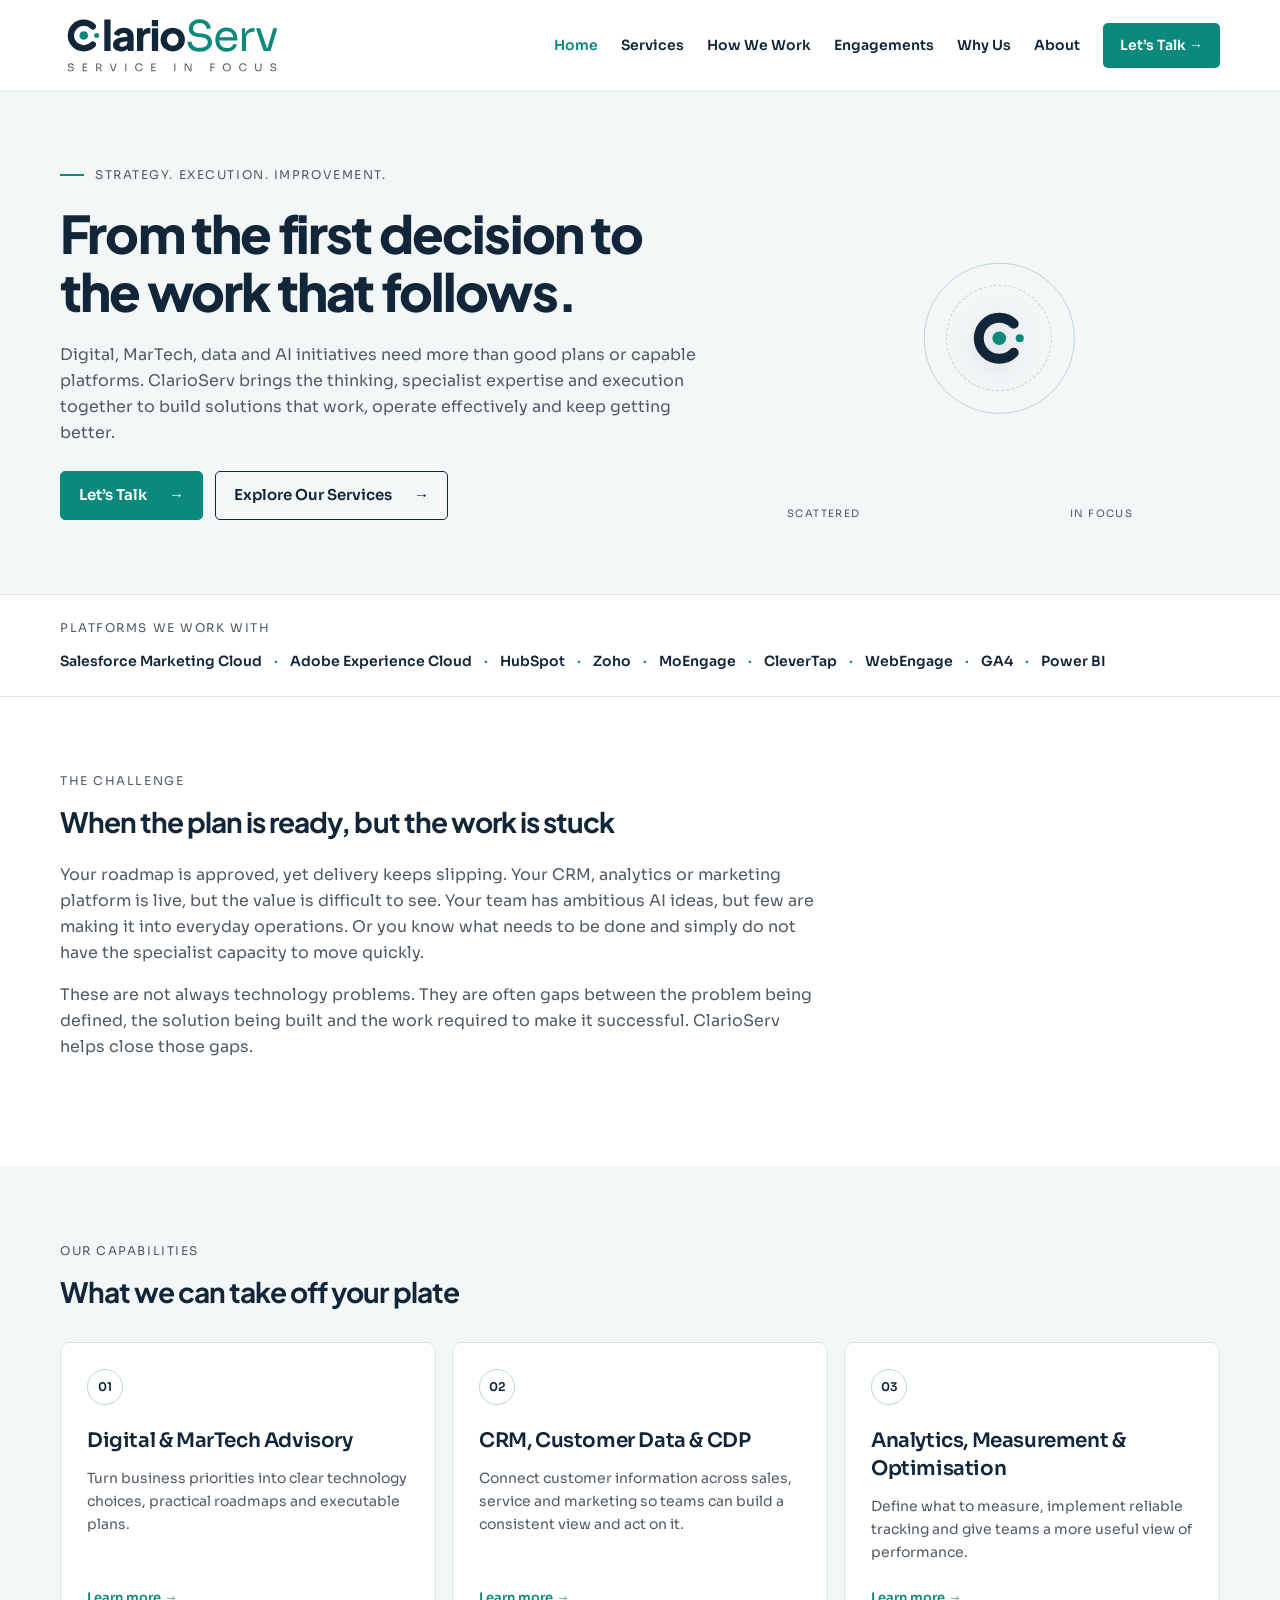
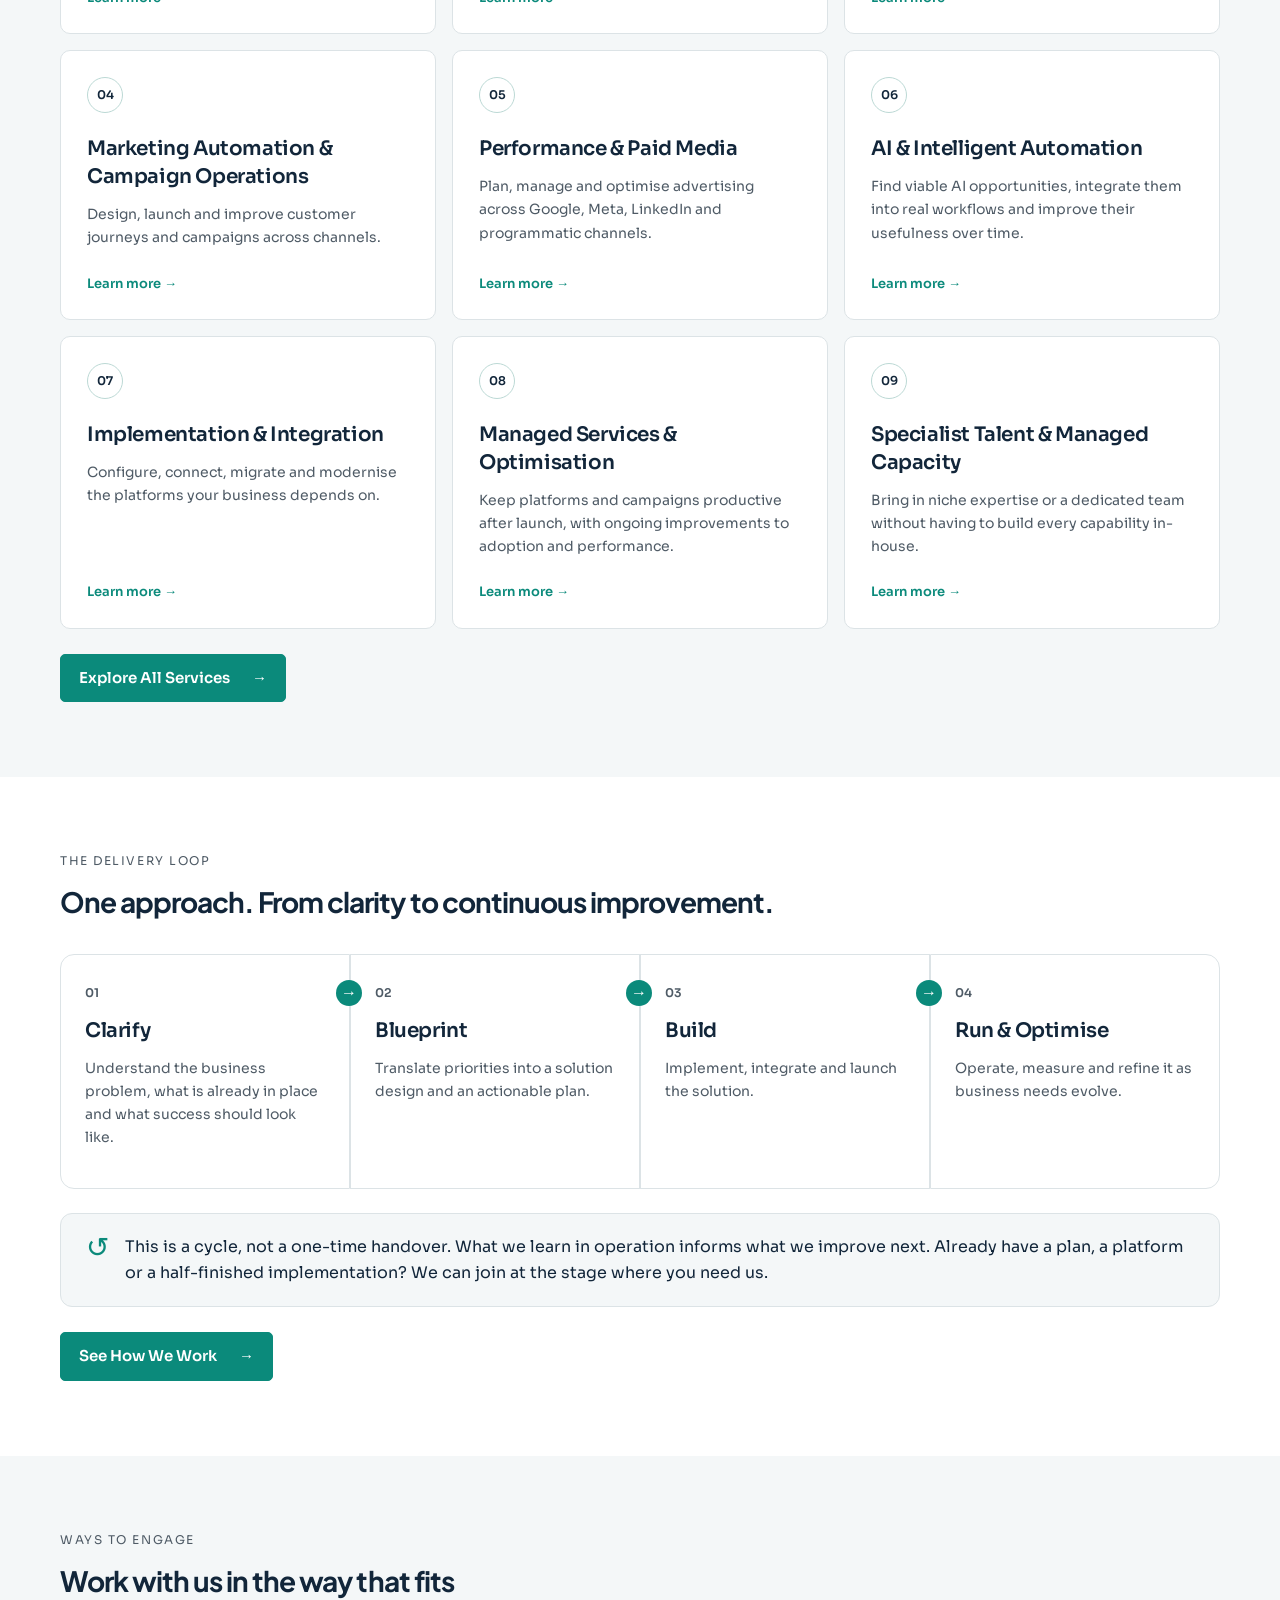
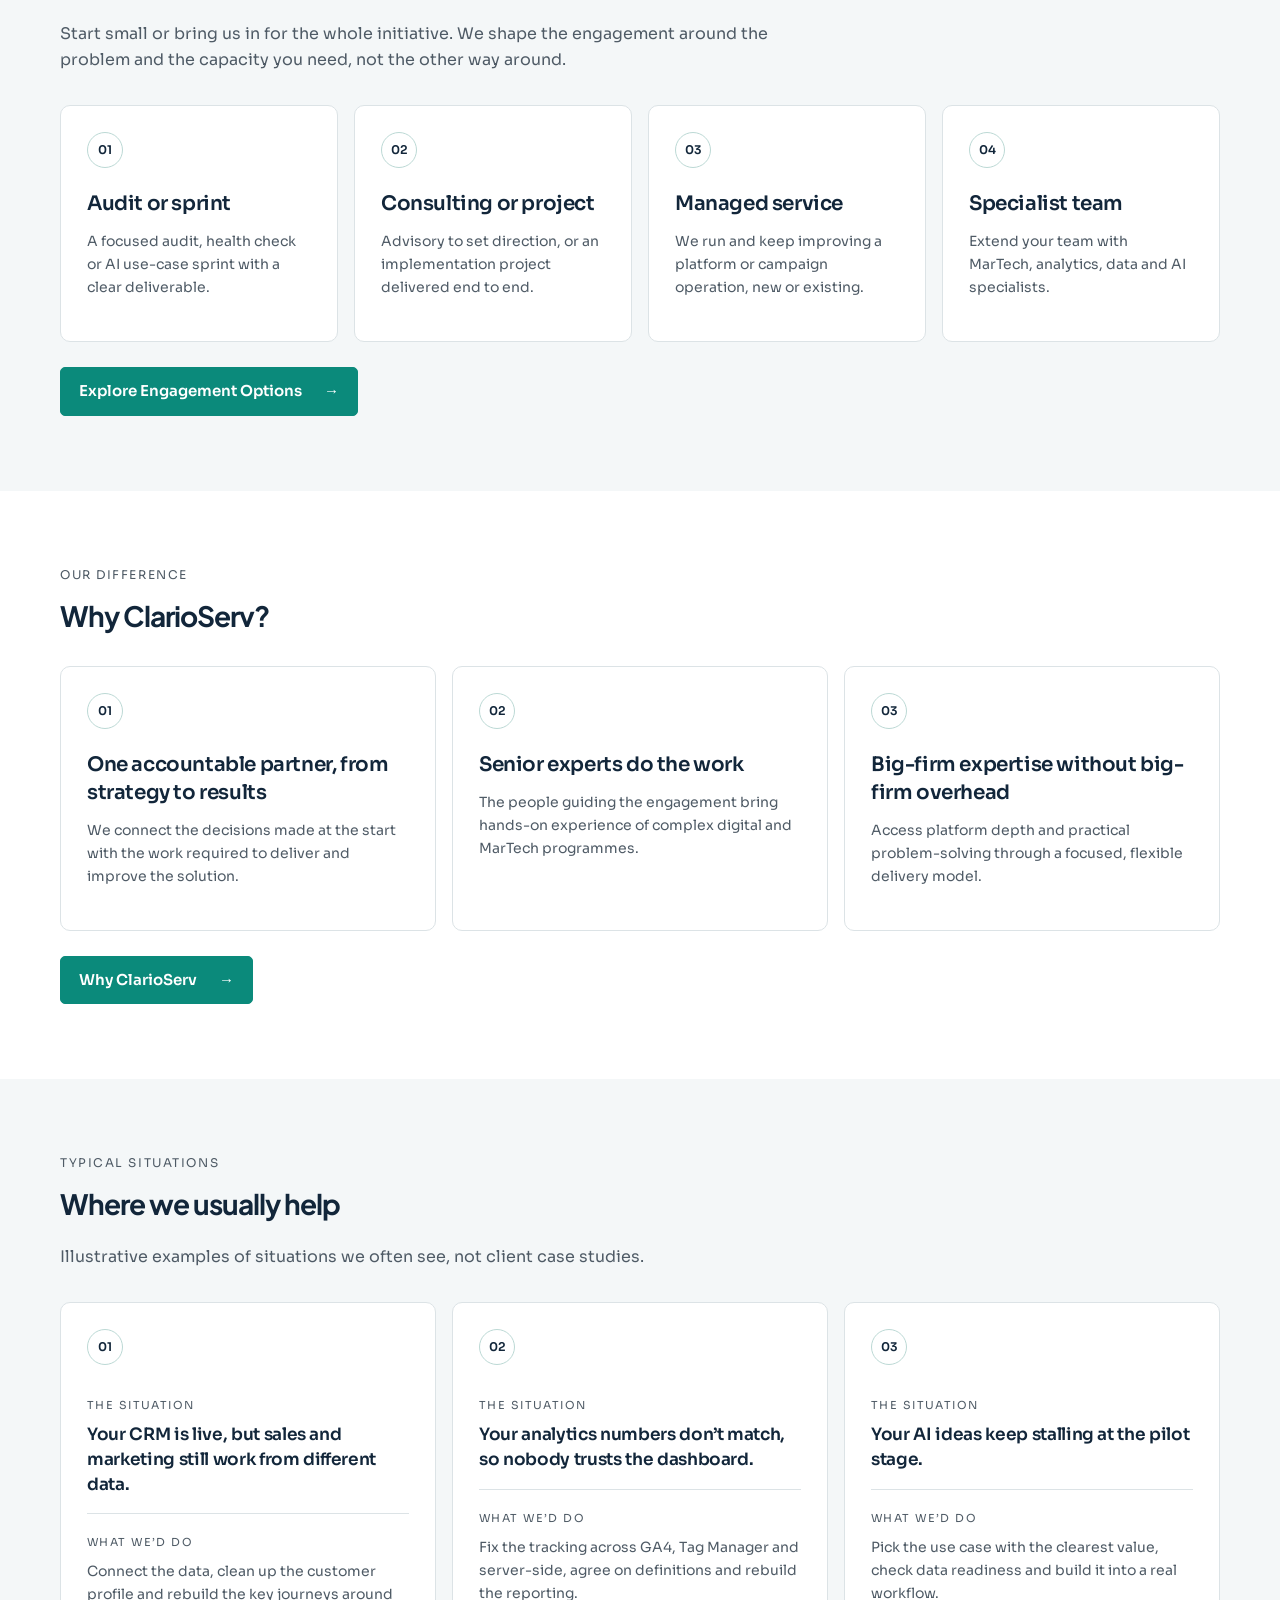
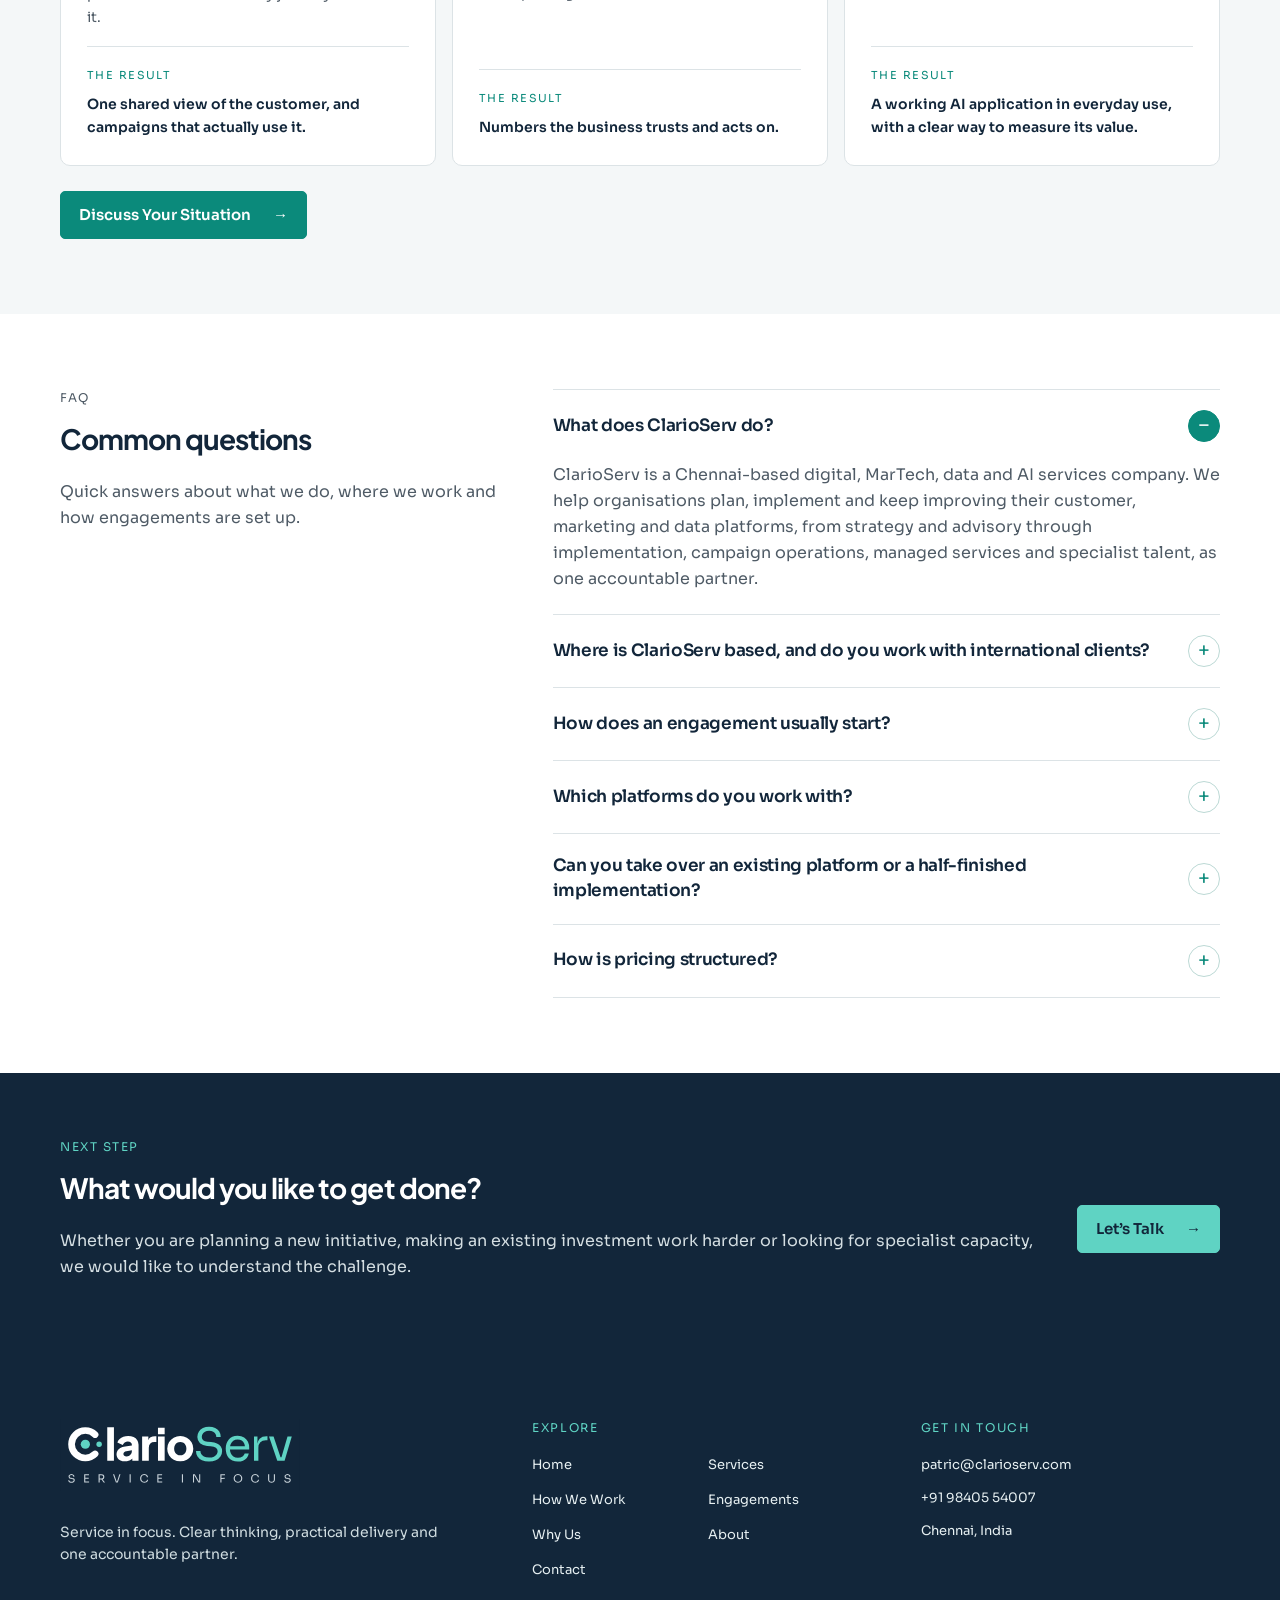
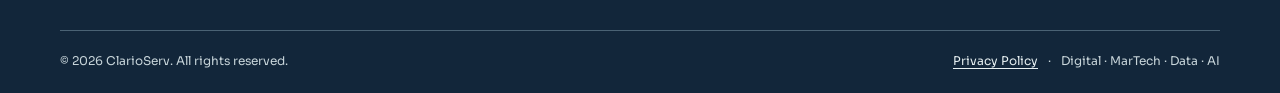
<file: index.html>
<!DOCTYPE html>

<html lang="en"><head><meta charset="utf-8"/><meta content="width=device-width, initial-scale=1" name="viewport"/><meta content="#12263A" name="theme-color"/><meta content="ClarioServ connects strategy, implementation and ongoing optimisation across digital, MarTech, data and AI — one accountable partner from the first decision to results." name="description"/><link href="https://clarioserv.com/" rel="canonical"/><meta content="website" property="og:type"/><meta content="ClarioServ" property="og:site_name"/><meta content="Home | ClarioServ" property="og:title"/><meta content="ClarioServ connects strategy, implementation and ongoing optimisation across digital, MarTech, data and AI — one accountable partner from the first decision to results." property="og:description"/><meta content="https://clarioserv.com/" property="og:url"/><meta content="https://clarioserv.com/assets/og-image.png" property="og:image"/><meta content="1200" property="og:image:width"/><meta content="630" property="og:image:height"/><meta content="ClarioServ — Service in focus" property="og:image:alt"/><meta content="en_IN" property="og:locale"/><meta content="summary_large_image" name="twitter:card"/><meta content="Home | ClarioServ" name="twitter:title"/><meta content="ClarioServ connects strategy, implementation and ongoing optimisation across digital, MarTech, data and AI — one accountable partner from the first decision to results." name="twitter:description"/><meta content="https://clarioserv.com/assets/og-image.png" name="twitter:image"/><title>Home | ClarioServ</title><link href="assets/styles.css" rel="stylesheet"/><script defer="" src="assets/site.js"></script><link href="https://fonts.googleapis.com" rel="preconnect"/><link crossorigin="anonymous" href="https://fonts.gstatic.com" rel="preconnect"/><link href="https://fonts.googleapis.com/css2?family=Plus+Jakarta+Sans:wght@700;800&amp;family=Sora:wght@400;600&amp;display=swap" rel="stylesheet"/><link href="assets/logos/ClarioServ-Symbol.svg" rel="icon" type="image/svg+xml"/><link href="assets/logos/ClarioServ-AppIcon-Navy.svg" rel="apple-touch-icon"/><script type="application/ld+json">{"@context":"https://schema.org","@graph":[{"@type":"WebPage","@id":"https://clarioserv.com/#webpage","url":"https://clarioserv.com/","name":"Home | ClarioServ","description":"ClarioServ connects strategy, implementation and ongoing optimisation across digital, MarTech, data and AI — one accountable partner from the first decision to results.","isPartOf":{"@id":"https://clarioserv.com/#website"},"about":{"@id":"https://clarioserv.com/#organization"},"inLanguage":"en-IN"},{"@type":"ProfessionalService","@id":"https://clarioserv.com/#organization","name":"ClarioServ","url":"https://clarioserv.com/","slogan":"Service in focus.","description":"ClarioServ is a Chennai-based digital, MarTech, data and AI services company that connects strategy, implementation and ongoing optimisation through one accountable partner.","logo":{"@type":"ImageObject","url":"https://clarioserv.com/assets/logos/ClarioServ-Logo-Primary.svg"},"image":"https://clarioserv.com/assets/og-image.png","email":"patric@clarioserv.com","telephone":"+91 98405 54007","address":{"@type":"PostalAddress","addressLocality":"Chennai","addressRegion":"Tamil Nadu","addressCountry":"IN"},"areaServed":[{"@type":"Country","name":"India"},{"@type":"Place","name":"Worldwide"}],"founder":{"@id":"https://clarioserv.com/#patric-charles"},"knowsAbout":["MarTech strategy","Customer relationship management (CRM)","Customer data platforms (CDP)","Marketing automation","Digital analytics","Google Analytics 4","Performance marketing","Artificial intelligence","Salesforce Marketing Cloud","Adobe Experience Cloud","HubSpot","MoEngage","CleverTap","WebEngage"],"contactPoint":{"@type":"ContactPoint","contactType":"sales","email":"patric@clarioserv.com","telephone":"+91 98405 54007","areaServed":"Worldwide","availableLanguage":"English"}},{"@type":"WebSite","@id":"https://clarioserv.com/#website","url":"https://clarioserv.com/","name":"ClarioServ","publisher":{"@id":"https://clarioserv.com/#organization"},"inLanguage":"en-IN"},{"@type":"Person","@id":"https://clarioserv.com/#patric-charles","name":"Patric Charles","jobTitle":"Founder","worksFor":{"@id":"https://clarioserv.com/#organization"},"url":"https://clarioserv.com/about.html","description":"Founder of ClarioServ with 25+ years in digital, customer experience and marketing technology, including 23 years at a leading digital and MarTech consultancy leading enterprise client portfolios across India, Asia-Pacific and the United States.","knowsAbout":["MarTech strategy and advisory","Marketing automation","Campaign management","Customer data and CRM","Analytics","Digital experience","Personalisation","Banking","Insurance","Telecommunications","Retail"]},{"@type":"FAQPage","@id":"https://clarioserv.com/#faq","mainEntity":[{"@type":"Question","name":"What does ClarioServ do?","acceptedAnswer":{"@type":"Answer","text":"ClarioServ is a Chennai-based digital, MarTech, data and AI services company. We help organisations plan, implement and keep improving their customer, marketing and data platforms, from strategy and advisory through implementation, campaign operations, managed services and specialist talent, as one accountable partner."}},{"@type":"Question","name":"Where is ClarioServ based, and do you work with international clients?","acceptedAnswer":{"@type":"Answer","text":"We’re based in Chennai, India. We work remotely, onsite or in a hybrid model, and for international clients we arrange working-hour overlap that suits your team."}},{"@type":"Question","name":"How does an engagement usually start?","acceptedAnswer":{"@type":"Answer","text":"Most new relationships begin with a focused engagement: a MarTech or analytics audit, a CRM and automation health check, or an AI use-case sprint, which typically takes two to four weeks. We agree the scope, timeline and price before work begins."}},{"@type":"Question","name":"Which platforms do you work with?","acceptedAnswer":{"@type":"Answer","text":"Our experience covers Salesforce Marketing Cloud and Data Cloud, Adobe Experience Cloud, HubSpot, Zoho, MoEngage, CleverTap and WebEngage, as well as GA4, Google Tag Manager, Adobe Analytics, Looker Studio, Power BI and customer data platforms. We start from your requirements rather than forcing a predetermined stack."}},{"@type":"Question","name":"Can you take over an existing platform or a half-finished implementation?","acceptedAnswer":{"@type":"Answer","text":"Yes. We can join at the stage you need: review an existing plan, close the gaps in an implementation that’s underway, or take on operations and optimisation for a platform someone else built."}},{"@type":"Question","name":"How is pricing structured?","acceptedAnswer":{"@type":"Answer","text":"You can choose fixed price for a clearly defined set of deliverables, time and materials when the scope may evolve, dedicated FTE capacity for sustained specialist support, or a retainer for ongoing managed services. We recommend the structure that fits the scope, pace and level of support you need."}}]}]}</script></head><body><a class="skip-link" href="#main">Skip to content</a><header class="site-header"><div class="container nav-wrap"><a aria-label="ClarioServ home" class="logo brand-logo header-logo" href="index.html"><img alt="ClarioServ — Service in focus" class="brand-logo-image" height="68" src="assets/logos/ClarioServ-Logo-Primary.svg" width="225"/></a><a class="mobile-cta" href="contact.html">Let’s Talk</a><button aria-controls="site-nav" aria-expanded="false" aria-label="Toggle navigation" class="menu-toggle"><span></span><span></span><span></span></button><nav aria-label="Main navigation" class="site-nav" id="site-nav"><a aria-current="page" href="index.html">Home</a><a href="services.html">Services</a><a href="how-we-work.html">How We Work</a><a href="engagements.html">Engagements</a><a href="why-us.html">Why Us</a><a href="about.html">About</a><a class="nav-contact" href="contact.html">Let’s Talk <span aria-hidden="true">→</span></a></nav></div></header><main id="main"><section class="hero"><div class="container hero-grid"><div class="hero-content"><div class="eyebrow"><span class="eyebrow-line"></span>Strategy. Execution. Improvement.</div><h1>From the first decision to the work that follows.</h1><div class="hero-description"><p>Digital, MarTech, data and AI initiatives need more than good plans or capable platforms. ClarioServ brings the thinking, specialist expertise and execution together to build solutions that work, operate effectively and keep getting better.</p></div><div class="cta-row"><a class="btn btn-primary" href="contact.html">Let’s Talk <span aria-hidden="true">→</span></a><a class="btn btn-outline" href="services.html">Explore Our Services <span aria-hidden="true">→</span></a></div></div><div aria-label="Animation: scattered marketing, data and AI work passes through the ClarioServ lens and lines up behind one goal" class="hero-art lens-art" role="img"><div class="lens-stage"><div class="lens-ring"></div><div class="lens-ring lens-ring-inner"></div><img alt="" class="lens-mark" src="assets/logos/ClarioServ-Symbol.svg"/><span class="lens-beam"></span><span class="lens-line"></span><div class="lens-tile" style="--i:0;--sx:2;--sy:5;--r:-6;--ey:4"><span class="sat-dot"></span>CRM</div><div class="lens-tile" style="--i:1;--sx:10;--sy:17;--r:4;--ey:14.5"><span class="sat-dot"></span>Analytics</div><div class="lens-tile" style="--i:2;--sx:1;--sy:30;--r:-3;--ey:25"><span class="sat-dot"></span>Campaigns</div><div class="lens-tile" style="--i:3;--sx:9;--sy:43;--r:5;--ey:35.5"><span class="sat-dot"></span>Paid Media</div><div class="lens-tile" style="--i:4;--sx:3;--sy:56;--r:-5;--ey:46"><span class="sat-dot"></span>AI</div><div class="lens-tile" style="--i:5;--sx:8;--sy:68;--r:3;--ey:56.5"><span class="sat-dot"></span>Customer Data</div><div class="lens-goal"><span class="lens-goal-dot"></span>Your goal</div><span class="lens-caption lens-caption-left">Scattered</span><span class="lens-caption lens-caption-right">In focus</span></div></div></div></section><section aria-label="Platforms we work with" class="platform-strip"><div class="container platform-inner"><span class="section-label">Platforms we work with</span><ul class="platform-list"><li>Salesforce Marketing Cloud</li><li>Adobe Experience Cloud</li><li>HubSpot</li><li>Zoho</li><li>MoEngage</li><li>CleverTap</li><li>WebEngage</li><li>GA4</li><li>Power BI</li></ul></div></section><section class="section" id="when-the-ambition-is-clear-but-progress-is-not"><div class="container"><div class="section-head"><span class="section-label">THE CHALLENGE</span><h2>When the plan is ready, but the work is stuck</h2><div class="section-intro"><p>Your roadmap is approved, yet delivery keeps slipping. Your CRM, analytics or marketing platform is live, but the value is difficult to see. Your team has ambitious AI ideas, but few are making it into everyday operations. Or you know what needs to be done and simply do not have the specialist capacity to move quickly.</p><p>These are not always technology problems. They are often gaps between the problem being defined, the solution being built and the work required to make it successful. ClarioServ helps close those gaps.</p></div></div></div></section><section class="section section-tint" id="the-expertise-to-move-work-forward"><div class="container"><div class="section-head"><span class="section-label">OUR CAPABILITIES</span><h2>What we can take off your plate</h2><div class="section-intro"></div></div><div class="card-grid cards-three"><a class="feature-card card-link" href="services.html#digital-martech-strategy-and-advisory"><span class="card-index">01</span><h3>Digital &amp; MarTech Advisory</h3><p>Turn business priorities into clear technology choices, practical roadmaps and executable plans.</p><span class="card-more">Learn more <span aria-hidden="true">→</span></span></a><a class="feature-card card-link" href="services.html#crm-customer-data-cdp"><span class="card-index">02</span><h3>CRM, Customer Data &amp; CDP</h3><p>Connect customer information across sales, service and marketing so teams can build a consistent view and act on it.</p><span class="card-more">Learn more <span aria-hidden="true">→</span></span></a><a class="feature-card card-link" href="services.html#analytics-measurement-optimisation"><span class="card-index">03</span><h3>Analytics, Measurement &amp; Optimisation</h3><p>Define what to measure, implement reliable tracking and give teams a more useful view of performance.</p><span class="card-more">Learn more <span aria-hidden="true">→</span></span></a><a class="feature-card card-link" href="services.html#marketing-automation-campaign-operations"><span class="card-index">04</span><h3>Marketing Automation &amp; Campaign Operations</h3><p>Design, launch and improve customer journeys and campaigns across channels.</p><span class="card-more">Learn more <span aria-hidden="true">→</span></span></a><a class="feature-card card-link" href="services.html#performance-marketing-paid-media"><span class="card-index">05</span><h3>Performance &amp; Paid Media</h3><p>Plan, manage and optimise advertising across Google, Meta, LinkedIn and programmatic channels.</p><span class="card-more">Learn more <span aria-hidden="true">→</span></span></a><a class="feature-card card-link" href="services.html#ai-intelligent-automation"><span class="card-index">06</span><h3>AI &amp; Intelligent Automation</h3><p>Find viable AI opportunities, integrate them into real workflows and improve their usefulness over time.</p><span class="card-more">Learn more <span aria-hidden="true">→</span></span></a><a class="feature-card card-link" href="services.html#platform-implementation-integration-migration"><span class="card-index">07</span><h3>Implementation &amp; Integration</h3><p>Configure, connect, migrate and modernise the platforms your business depends on.</p><span class="card-more">Learn more <span aria-hidden="true">→</span></span></a><a class="feature-card card-link" href="services.html#managed-services-continuous-optimisation"><span class="card-index">08</span><h3>Managed Services &amp; Optimisation</h3><p>Keep platforms and campaigns productive after launch, with ongoing improvements to adoption and performance.</p><span class="card-more">Learn more <span aria-hidden="true">→</span></span></a><a class="feature-card card-link" href="services.html#specialist-talent-managed-capacity"><span class="card-index">09</span><h3>Specialist Talent &amp; Managed Capacity</h3><p>Bring in niche expertise or a dedicated team without having to build every capability in-house.</p><span class="card-more">Learn more <span aria-hidden="true">→</span></span></a></div><div class="cta-row"><a class="btn btn-primary" href="services.html">Explore All Services <span aria-hidden="true">→</span></a></div></div></section><section class="section" id="one-approach-from-clarity-to-continuous-improvement"><div class="container"><div class="section-head"><span class="section-label">THE DELIVERY LOOP</span><h2>One approach. From clarity to continuous improvement.</h2><div class="section-intro"></div></div><div class="process-flow home-process"><article class="process-step"><span class="process-index">01</span><h3>Clarify</h3><p>Understand the business problem, what is already in place and what success should look like.</p></article><article class="process-step"><span class="process-index">02</span><h3>Blueprint</h3><p>Translate priorities into a solution design and an actionable plan.</p></article><article class="process-step"><span class="process-index">03</span><h3>Build</h3><p>Implement, integrate and launch the solution.</p></article><article class="process-step"><span class="process-index">04</span><h3>Run &amp; Optimise</h3><p>Operate, measure and refine it as business needs evolve.</p></article></div><div class="flow-summary"><span class="flow-summary-icon">↺</span><p>This is a cycle, not a one-time handover. What we learn in operation informs what we improve next. Already have a plan, a platform or a half-finished implementation? We can join at the stage where you need us.</p></div><div class="cta-row"><a class="btn btn-primary" href="how-we-work.html">See How We Work <span aria-hidden="true">→</span></a></div></div></section><section class="section section-tint" id="work-with-us-in-the-way-that-fits"><div class="container"><div class="section-head"><span class="section-label">WAYS TO ENGAGE</span><h2>Work with us in the way that fits</h2><div class="section-intro"><p>Start small or bring us in for the whole initiative. We shape the engagement around the problem and the capacity you need, not the other way around.</p></div></div><div class="card-grid cards-four engage-grid"><article class="feature-card"><span class="card-index">01</span><h3>Audit or sprint</h3><p>A focused audit, health check or AI use-case sprint with a clear deliverable.</p></article><article class="feature-card"><span class="card-index">02</span><h3>Consulting or project</h3><p>Advisory to set direction, or an implementation project delivered end to end.</p></article><article class="feature-card"><span class="card-index">03</span><h3>Managed service</h3><p>We run and keep improving a platform or campaign operation, new or existing.</p></article><article class="feature-card"><span class="card-index">04</span><h3>Specialist team</h3><p>Extend your team with MarTech, analytics, data and AI specialists.</p></article></div><div class="cta-row"><a class="btn btn-primary" href="engagements.html">Explore Engagement Options <span aria-hidden="true">→</span></a></div></div></section><section class="section" id="why-clarioserv"><div class="container"><div class="section-head"><span class="section-label">OUR DIFFERENCE</span><h2>Why ClarioServ?</h2><div class="section-intro"></div></div><div class="card-grid cards-three"><article class="feature-card"><span class="card-index">01</span><h3>One accountable partner, from strategy to results</h3><p>We connect the decisions made at the start with the work required to deliver and improve the solution.</p></article><article class="feature-card"><span class="card-index">02</span><h3>Senior experts do the work</h3><p>The people guiding the engagement bring hands-on experience of complex digital and MarTech programmes.</p></article><article class="feature-card"><span class="card-index">03</span><h3>Big-firm expertise without big-firm overhead</h3><p>Access platform depth and practical problem-solving through a focused, flexible delivery model.</p></article></div><div class="cta-row"><a class="btn btn-primary" href="why-us.html">Why ClarioServ <span aria-hidden="true">→</span></a></div></div></section><section class="section section-tint" id="where-we-usually-help"><div class="container"><div class="section-head"><span class="section-label">TYPICAL SITUATIONS</span><h2>Where we usually help</h2><div class="section-intro"><p>Illustrative examples of situations we often see, not client case studies.</p></div></div><div class="card-grid cards-three"><article class="feature-card scenario-card"><span class="card-index">01</span><div class="scenario-part"><span class="scenario-label">The situation</span><h3>Your CRM is live, but sales and marketing still work from different data.</h3></div><div class="scenario-part"><span class="scenario-label">What we’d do</span><p>Connect the data, clean up the customer profile and rebuild the key journeys around it.</p></div><div class="scenario-part scenario-result"><span class="scenario-label">The result</span><p>One shared view of the customer, and campaigns that actually use it.</p></div></article><article class="feature-card scenario-card"><span class="card-index">02</span><div class="scenario-part"><span class="scenario-label">The situation</span><h3>Your analytics numbers don’t match, so nobody trusts the dashboard.</h3></div><div class="scenario-part"><span class="scenario-label">What we’d do</span><p>Fix the tracking across GA4, Tag Manager and server-side, agree on definitions and rebuild the reporting.</p></div><div class="scenario-part scenario-result"><span class="scenario-label">The result</span><p>Numbers the business trusts and acts on.</p></div></article><article class="feature-card scenario-card"><span class="card-index">03</span><div class="scenario-part"><span class="scenario-label">The situation</span><h3>Your AI ideas keep stalling at the pilot stage.</h3></div><div class="scenario-part"><span class="scenario-label">What we’d do</span><p>Pick the use case with the clearest value, check data readiness and build it into a real workflow.</p></div><div class="scenario-part scenario-result"><span class="scenario-label">The result</span><p>A working AI application in everyday use, with a clear way to measure its value.</p></div></article></div><div class="cta-row"><a class="btn btn-primary" href="contact.html">Discuss Your Situation <span aria-hidden="true">→</span></a></div></div></section><section class="section" id="faq"><div class="container faq-grid"><div class="section-head"><span class="section-label">FAQ</span><h2>Common questions</h2><div class="section-intro"><p>Quick answers about what we do, where we work and how engagements are set up.</p></div></div><div class="faq-list"><details class="faq-item" open><summary><h3>What does ClarioServ do?</h3></summary><p>ClarioServ is a Chennai-based digital, MarTech, data and AI services company. We help organisations plan, implement and keep improving their customer, marketing and data platforms, from strategy and advisory through implementation, campaign operations, managed services and specialist talent, as one accountable partner.</p></details><details class="faq-item"><summary><h3>Where is ClarioServ based, and do you work with international clients?</h3></summary><p>We’re based in Chennai, India. We work remotely, onsite or in a hybrid model, and for international clients we arrange working-hour overlap that suits your team.</p></details><details class="faq-item"><summary><h3>How does an engagement usually start?</h3></summary><p>Most new relationships begin with a focused engagement: a MarTech or analytics audit, a CRM and automation health check, or an AI use-case sprint, which typically takes two to four weeks. We agree the scope, timeline and price before work begins.</p></details><details class="faq-item"><summary><h3>Which platforms do you work with?</h3></summary><p>Our experience covers Salesforce Marketing Cloud and Data Cloud, Adobe Experience Cloud, HubSpot, Zoho, MoEngage, CleverTap and WebEngage, as well as GA4, Google Tag Manager, Adobe Analytics, Looker Studio, Power BI and customer data platforms. We start from your requirements rather than forcing a predetermined stack.</p></details><details class="faq-item"><summary><h3>Can you take over an existing platform or a half-finished implementation?</h3></summary><p>Yes. We can join at the stage you need: review an existing plan, close the gaps in an implementation that’s underway, or take on operations and optimisation for a platform someone else built.</p></details><details class="faq-item"><summary><h3>How is pricing structured?</h3></summary><p>You can choose fixed price for a clearly defined set of deliverables, time and materials when the scope may evolve, dedicated FTE capacity for sustained specialist support, or a retainer for ongoing managed services. We recommend the structure that fits the scope, pace and level of support you need.</p></details></div></div></section><section class="closing-section" id="what-are-you-trying-to-move-forward"><div class="container closing-inner"><div><span class="section-label">NEXT STEP</span><h2>What would you like to get done?</h2><p>Whether you are planning a new initiative, making an existing investment work harder or looking for specialist capacity, we would like to understand the challenge.</p></div><div class="cta-row"><a class="btn btn-primary" href="contact.html">Let’s Talk <span aria-hidden="true">→</span></a></div></div></section></main><footer class="site-footer"><div class="container"><div class="footer-top footer-grid footer-grid-3"><div><a class="logo brand-logo footer-logo" href="index.html"><img alt="ClarioServ — Service in focus" class="brand-logo-image" height="68" src="assets/logos/ClarioServ-Logo-Reversed.svg" width="225"/></a><p>Service in focus. Clear thinking, practical delivery and one accountable partner.</p></div><div class="footer-nav-group"><span class="footer-heading">Explore</span><div aria-label="Footer navigation" class="footer-links"><a href="index.html">Home</a><a href="services.html">Services</a><a href="how-we-work.html">How We Work</a><a href="engagements.html">Engagements</a><a href="why-us.html">Why Us</a><a href="about.html">About</a><a href="contact.html">Contact</a></div></div><div class="footer-contact-group"><span class="footer-heading">Get in touch</span><ul class="footer-contact"><li><a href="mailto:patric@clarioserv.com">patric@clarioserv.com</a></li><li data-contact="phone"><a href="tel:+919840554007">+91 98405 54007</a></li><li>Chennai, India</li></ul></div></div><div class="footer-bottom"><span>© <span id="year">2026</span> ClarioServ. All rights reserved.</span><span class="footer-legal"><a href="privacy.html">Privacy Policy</a><span aria-hidden="true">·</span><span>Digital · MarTech · Data · AI</span></span></div></div></footer></body></html>
</file>
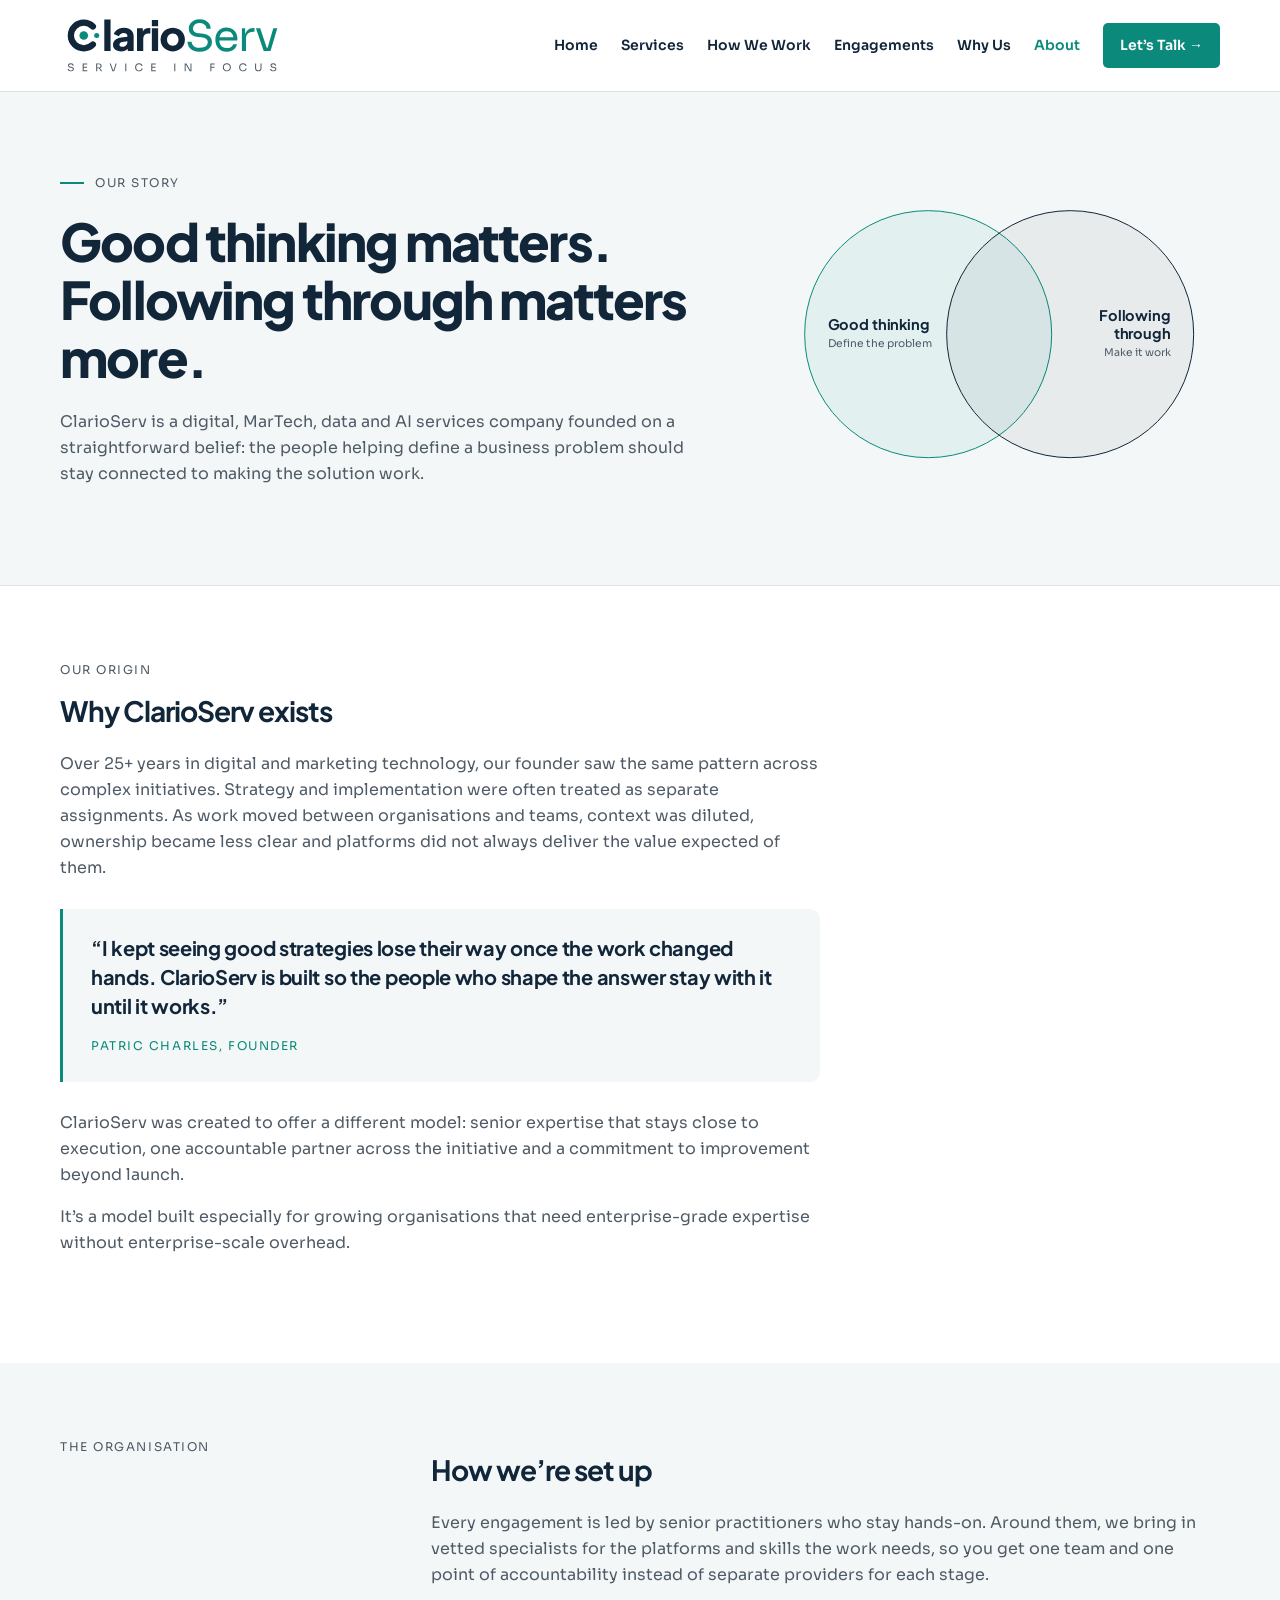
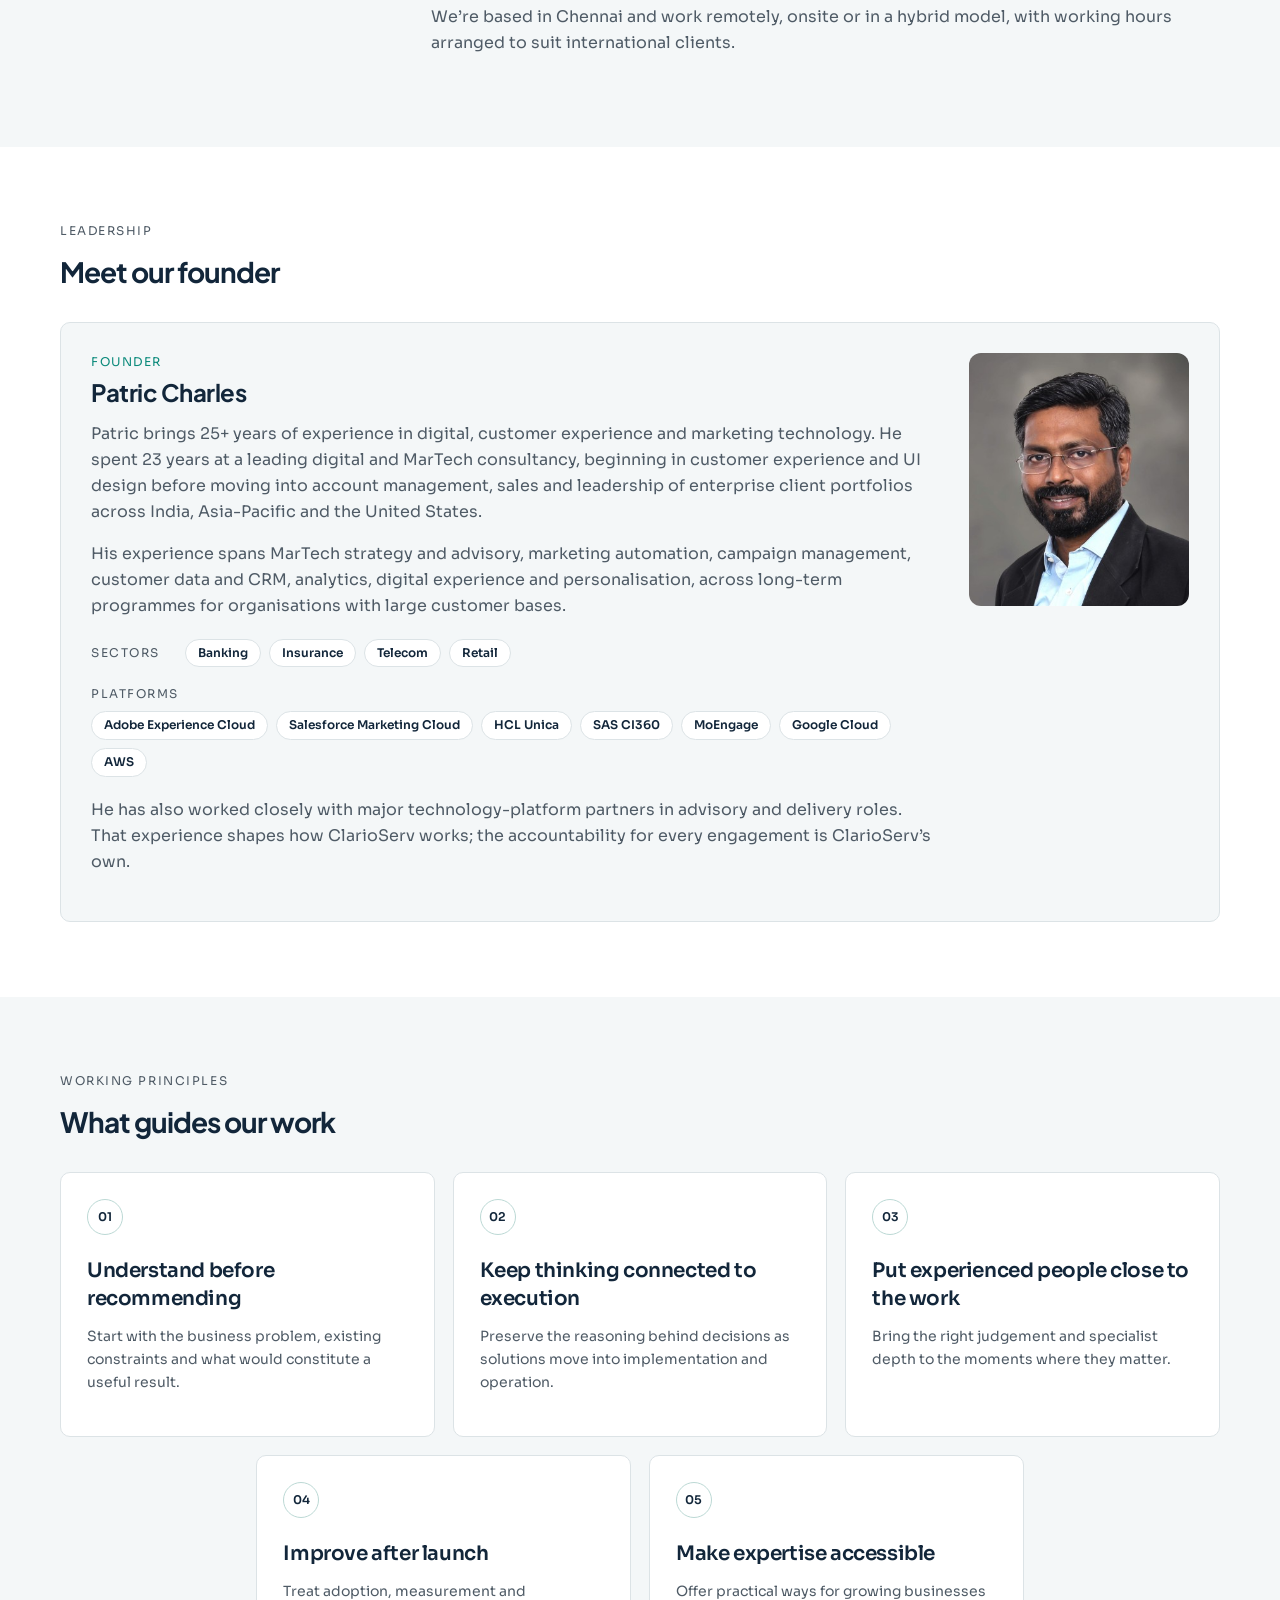
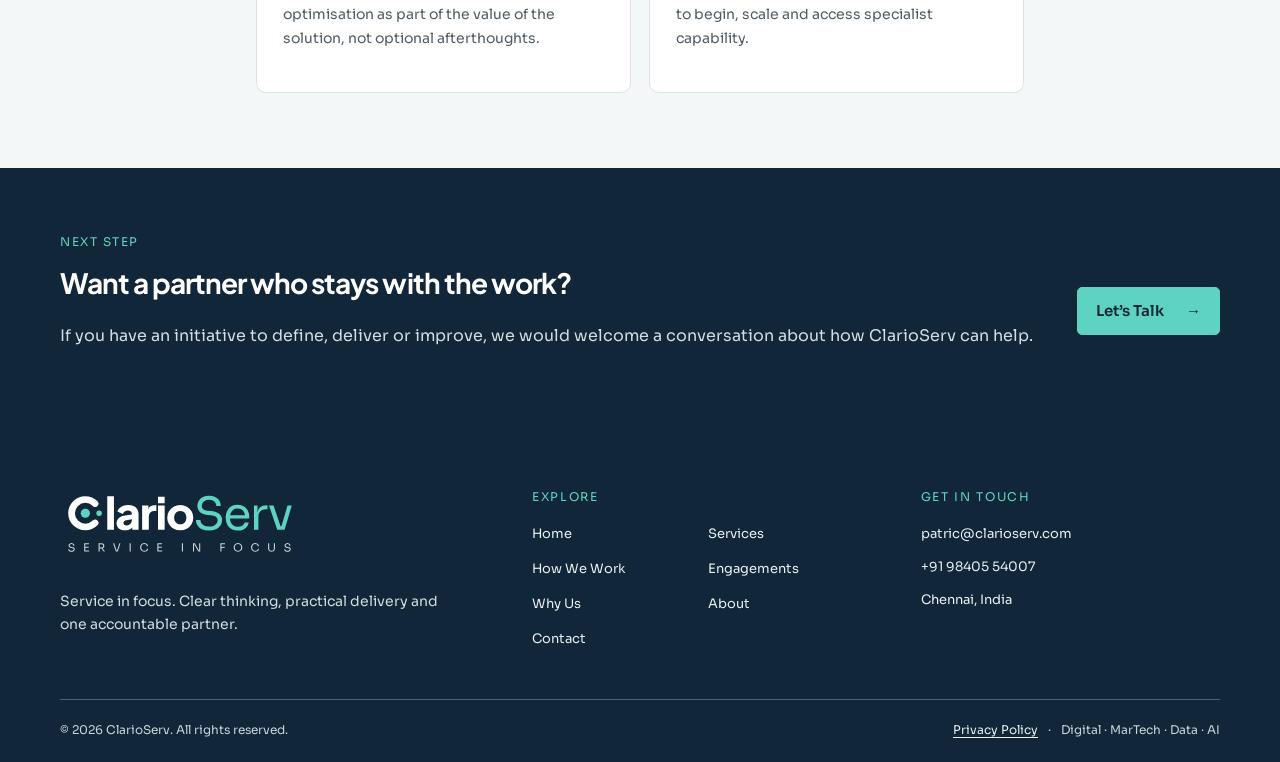
<file: about.html>
<!DOCTYPE html>

<html lang="en"><head><meta charset="utf-8"/><meta content="width=device-width, initial-scale=1" name="viewport"/><meta content="#12263A" name="theme-color"/><meta content="ClarioServ was founded by Patric Charles, with 25+ years in digital, customer experience and MarTech, to keep the people who define a problem connected to making the solution work." name="description"/><link href="https://clarioserv.com/about.html" rel="canonical"/><meta content="website" property="og:type"/><meta content="ClarioServ" property="og:site_name"/><meta content="About Us | ClarioServ" property="og:title"/><meta content="ClarioServ was founded by Patric Charles, with 25+ years in digital, customer experience and MarTech, to keep the people who define a problem connected to making the solution work." property="og:description"/><meta content="https://clarioserv.com/about.html" property="og:url"/><meta content="https://clarioserv.com/assets/og-image.png" property="og:image"/><meta content="1200" property="og:image:width"/><meta content="630" property="og:image:height"/><meta content="ClarioServ — Service in focus" property="og:image:alt"/><meta content="en_IN" property="og:locale"/><meta content="summary_large_image" name="twitter:card"/><meta content="About Us | ClarioServ" name="twitter:title"/><meta content="ClarioServ was founded by Patric Charles, with 25+ years in digital, customer experience and MarTech, to keep the people who define a problem connected to making the solution work." name="twitter:description"/><meta content="https://clarioserv.com/assets/og-image.png" name="twitter:image"/><title>About Us | ClarioServ</title><link href="assets/styles.css" rel="stylesheet"/><script defer="" src="assets/site.js"></script><link href="https://fonts.googleapis.com" rel="preconnect"/><link crossorigin="anonymous" href="https://fonts.gstatic.com" rel="preconnect"/><link href="https://fonts.googleapis.com/css2?family=Plus+Jakarta+Sans:wght@700;800&amp;family=Sora:wght@400;600&amp;display=swap" rel="stylesheet"/><link href="assets/logos/ClarioServ-Symbol.svg" rel="icon" type="image/svg+xml"/><link href="assets/logos/ClarioServ-AppIcon-Navy.svg" rel="apple-touch-icon"/><script type="application/ld+json">{"@context":"https://schema.org","@graph":[{"@type":"AboutPage","@id":"https://clarioserv.com/about.html#webpage","url":"https://clarioserv.com/about.html","name":"About Us | ClarioServ","description":"ClarioServ was founded by Patric Charles, with 25+ years in digital, customer experience and MarTech, to keep the people who define a problem connected to making the solution work.","isPartOf":{"@id":"https://clarioserv.com/#website"},"about":{"@id":"https://clarioserv.com/#organization"},"inLanguage":"en-IN","mainEntity":{"@id":"https://clarioserv.com/#organization"}},{"@type":"ProfessionalService","@id":"https://clarioserv.com/#organization","name":"ClarioServ","url":"https://clarioserv.com/","slogan":"Service in focus.","description":"ClarioServ is a Chennai-based digital, MarTech, data and AI services company that connects strategy, implementation and ongoing optimisation through one accountable partner.","logo":{"@type":"ImageObject","url":"https://clarioserv.com/assets/logos/ClarioServ-Logo-Primary.svg"},"image":"https://clarioserv.com/assets/og-image.png","email":"patric@clarioserv.com","telephone":"+91 98405 54007","address":{"@type":"PostalAddress","addressLocality":"Chennai","addressRegion":"Tamil Nadu","addressCountry":"IN"},"areaServed":[{"@type":"Country","name":"India"},{"@type":"Place","name":"Worldwide"}],"founder":{"@id":"https://clarioserv.com/#patric-charles"},"knowsAbout":["MarTech strategy","Customer relationship management (CRM)","Customer data platforms (CDP)","Marketing automation","Digital analytics","Google Analytics 4","Performance marketing","Artificial intelligence","Salesforce Marketing Cloud","Adobe Experience Cloud","HubSpot","MoEngage","CleverTap","WebEngage"],"contactPoint":{"@type":"ContactPoint","contactType":"sales","email":"patric@clarioserv.com","telephone":"+91 98405 54007","areaServed":"Worldwide","availableLanguage":"English"}},{"@type":"WebSite","@id":"https://clarioserv.com/#website","url":"https://clarioserv.com/","name":"ClarioServ","publisher":{"@id":"https://clarioserv.com/#organization"},"inLanguage":"en-IN"},{"@type":"Person","@id":"https://clarioserv.com/#patric-charles","name":"Patric Charles","jobTitle":"Founder","worksFor":{"@id":"https://clarioserv.com/#organization"},"url":"https://clarioserv.com/about.html","description":"Founder of ClarioServ with 25+ years in digital, customer experience and marketing technology, including 23 years at a leading digital and MarTech consultancy leading enterprise client portfolios across India, Asia-Pacific and the United States.","knowsAbout":["MarTech strategy and advisory","Marketing automation","Campaign management","Customer data and CRM","Analytics","Digital experience","Personalisation","Banking","Insurance","Telecommunications","Retail"]}]}</script></head><body><a class="skip-link" href="#main">Skip to content</a><header class="site-header"><div class="container nav-wrap"><a aria-label="ClarioServ home" class="logo brand-logo header-logo" href="index.html"><img alt="ClarioServ — Service in focus" class="brand-logo-image" height="68" src="assets/logos/ClarioServ-Logo-Primary.svg" width="225"/></a><a class="mobile-cta" href="contact.html">Let’s Talk</a><button aria-controls="site-nav" aria-expanded="false" aria-label="Toggle navigation" class="menu-toggle"><span></span><span></span><span></span></button><nav aria-label="Main navigation" class="site-nav" id="site-nav"><a href="index.html">Home</a><a href="services.html">Services</a><a href="how-we-work.html">How We Work</a><a href="engagements.html">Engagements</a><a href="why-us.html">Why Us</a><a aria-current="page" href="about.html">About</a><a class="nav-contact" href="contact.html">Let’s Talk <span aria-hidden="true">→</span></a></nav></div></header><main id="main"><section class="hero"><div class="container hero-grid"><div class="hero-content"><div class="eyebrow"><span class="eyebrow-line"></span>Our story</div><h1>Good thinking matters. Following through matters more.</h1><div class="hero-description"><p>ClarioServ is a digital, MarTech, data and AI services company founded on a straightforward belief: the people helping define a business problem should stay connected to making the solution work.</p></div></div><div aria-label="Animation: good thinking and following through come together, with ClarioServ where they overlap" class="hero-art venn-art" role="img"><div class="venn-stage"><div class="venn-circle venn-a"><b>Good thinking</b><small>Define the problem</small></div><div class="venn-circle venn-b"><b>Following through</b><small>Make it work</small></div><img alt="" class="venn-mark" src="assets/logos/ClarioServ-Symbol.svg"/><span class="venn-cap">One partner for both</span></div></div></div></section><section class="section" id="why-clarioserv-exists"><div class="container"><div class="section-head"><span class="section-label">OUR ORIGIN</span><h2>Why ClarioServ exists</h2><div class="section-intro"><p>Over 25+ years in digital and marketing technology, our founder saw the same pattern across complex initiatives. Strategy and implementation were often treated as separate assignments. As work moved between organisations and teams, context was diluted, ownership became less clear and platforms did not always deliver the value expected of them.</p><blockquote class="founder-quote"><p>“I kept seeing good strategies lose their way once the work changed hands. ClarioServ is built so the people who shape the answer stay with it until it works.”</p><cite>Patric Charles, Founder</cite></blockquote><p>ClarioServ was created to offer a different model: senior expertise that stays close to execution, one accountable partner across the initiative and a commitment to improvement beyond launch.</p><p>It’s a model built especially for growing organisations that need enterprise-grade expertise without enterprise-scale overhead.</p></div></div></div></section><section class="section section-tint" id="the-company-we-are-building"><div class="container editorial-grid"><div class="editorial-aside"><span class="section-label">THE ORGANISATION</span></div><div class="editorial-copy"><h2>How we’re set up</h2><p>Every engagement is led by senior practitioners who stay hands-on. Around them, we bring in vetted specialists for the platforms and skills the work needs, so you get one team and one point of accountability instead of separate providers for each stage.</p><p>We’re based in Chennai and work remotely, onsite or in a hybrid model, with working hours arranged to suit international clients.</p></div></div></section><section class="section founder-section" id="meet-our-founder"><div class="container"><div class="section-head"><span class="section-label">LEADERSHIP</span><h2>Meet our founder</h2><div class="section-intro"></div></div><div class="founder-profile-grid"><article class="founder-profile"><span class="section-label founder-role">Founder</span><h3>Patric Charles</h3><p>Patric brings 25+ years of experience in digital, customer experience and marketing technology. He spent 23 years at a leading digital and MarTech consultancy, beginning in customer experience and UI design before moving into account management, sales and leadership of enterprise client portfolios across India, Asia-Pacific and the United States.</p><p>His experience spans MarTech strategy and advisory, marketing automation, campaign management, customer data and CRM, analytics, digital experience and personalisation, across long-term programmes for organisations with large customer bases.</p><div class="founder-tags"><span class="founder-tags-label">Sectors</span><ul><li>Banking</li><li>Insurance</li><li>Telecom</li><li>Retail</li></ul></div><div class="founder-tags"><span class="founder-tags-label">Platforms</span><ul><li>Adobe Experience Cloud</li><li>Salesforce Marketing Cloud</li><li>HCL Unica</li><li>SAS CI360</li><li>MoEngage</li><li>Google Cloud</li><li>AWS</li></ul></div><p>He has also worked closely with major technology-platform partners in advisory and delivery roles. That experience shapes how ClarioServ works; the accountability for every engagement is ClarioServ’s own.</p><div class="founder-photo-wrap"><img alt="Portrait of Patric Charles, founder of ClarioServ" class="founder-photo" loading="lazy" src="assets/Patric.jpg"/></div></article></div></div></section><section class="section section-tint" id="what-guides-our-work"><div class="container"><div class="section-head"><span class="section-label">WORKING PRINCIPLES</span><h2>What guides our work</h2><div class="section-intro"></div></div><div class="card-grid principles-grid"><article class="feature-card"><span class="card-index">01</span><h3>Understand before recommending</h3><p>Start with the business problem, existing constraints and what would constitute a useful result.</p></article><article class="feature-card"><span class="card-index">02</span><h3>Keep thinking connected to execution</h3><p>Preserve the reasoning behind decisions as solutions move into implementation and operation.</p></article><article class="feature-card"><span class="card-index">03</span><h3>Put experienced people close to the work</h3><p>Bring the right judgement and specialist depth to the moments where they matter.</p></article><article class="feature-card"><span class="card-index">04</span><h3>Improve after launch</h3><p>Treat adoption, measurement and optimisation as part of the value of the solution, not optional afterthoughts.</p></article><article class="feature-card"><span class="card-index">05</span><h3>Make expertise accessible</h3><p>Offer practical ways for growing businesses to begin, scale and access specialist capability.</p></article></div></div></section><section class="closing-section" id="let-s-build-what-comes-next"><div class="container closing-inner"><div><span class="section-label">NEXT STEP</span><h2>Want a partner who stays with the work?</h2><p>If you have an initiative to define, deliver or improve, we would welcome a conversation about how ClarioServ can help.</p></div><div class="cta-row"><a class="btn btn-primary" href="contact.html">Let’s Talk <span aria-hidden="true">→</span></a></div></div></section></main><footer class="site-footer"><div class="container"><div class="footer-top footer-grid footer-grid-3"><div><a class="logo brand-logo footer-logo" href="index.html"><img alt="ClarioServ — Service in focus" class="brand-logo-image" height="68" src="assets/logos/ClarioServ-Logo-Reversed.svg" width="225"/></a><p>Service in focus. Clear thinking, practical delivery and one accountable partner.</p></div><div class="footer-nav-group"><span class="footer-heading">Explore</span><div aria-label="Footer navigation" class="footer-links"><a href="index.html">Home</a><a href="services.html">Services</a><a href="how-we-work.html">How We Work</a><a href="engagements.html">Engagements</a><a href="why-us.html">Why Us</a><a href="about.html">About</a><a href="contact.html">Contact</a></div></div><div class="footer-contact-group"><span class="footer-heading">Get in touch</span><ul class="footer-contact"><li><a href="mailto:patric@clarioserv.com">patric@clarioserv.com</a></li><li data-contact="phone"><a href="tel:+919840554007">+91 98405 54007</a></li><li>Chennai, India</li></ul></div></div><div class="footer-bottom"><span>© <span id="year">2026</span> ClarioServ. All rights reserved.</span><span class="footer-legal"><a href="privacy.html">Privacy Policy</a><span aria-hidden="true">·</span><span>Digital · MarTech · Data · AI</span></span></div></div></footer></body></html>
</file>
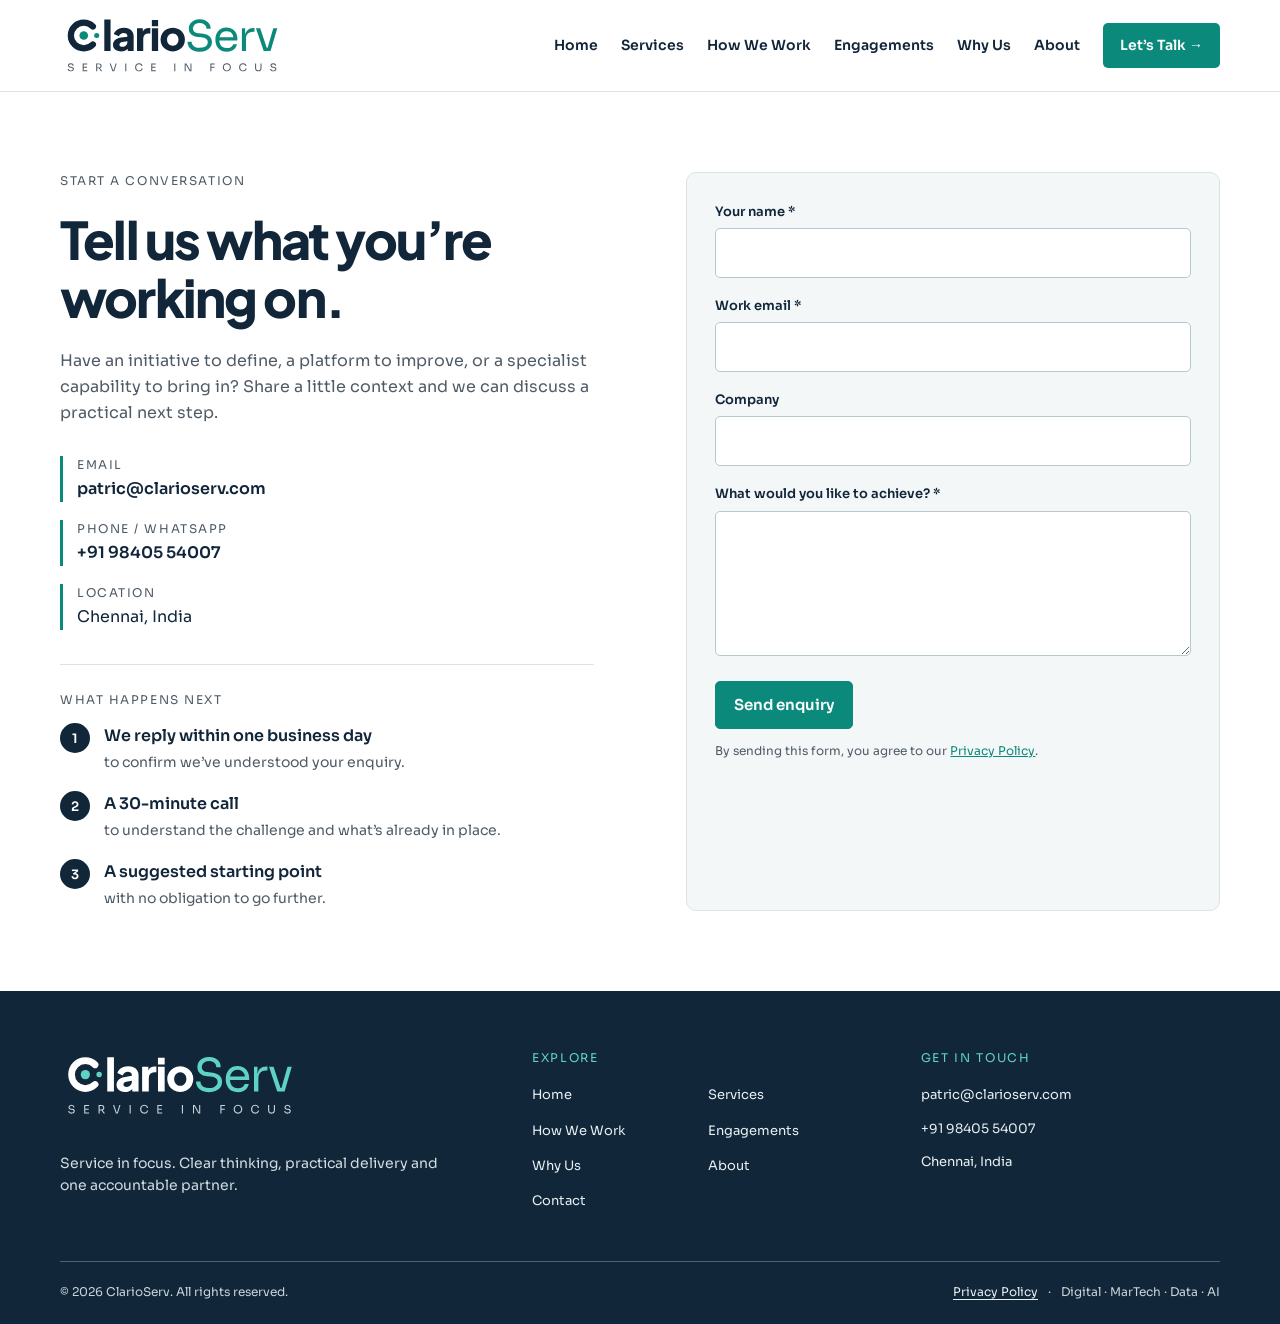
<file: contact.html>
<!DOCTYPE html>

<html lang="en"><head><meta charset="utf-8"/><meta content="width=device-width, initial-scale=1" name="viewport"/><meta content="#12263A" name="theme-color"/><meta content="Tell ClarioServ what you&#x27;re working on — an initiative to define, a platform to improve or specialist capacity to add — and we&#x27;ll suggest a practical next step." name="description"/><link href="https://clarioserv.com/contact.html" rel="canonical"/><meta content="website" property="og:type"/><meta content="ClarioServ" property="og:site_name"/><meta content="Contact | ClarioServ" property="og:title"/><meta content="Tell ClarioServ what you&#x27;re working on — an initiative to define, a platform to improve or specialist capacity to add — and we&#x27;ll suggest a practical next step." property="og:description"/><meta content="https://clarioserv.com/contact.html" property="og:url"/><meta content="https://clarioserv.com/assets/og-image.png" property="og:image"/><meta content="1200" property="og:image:width"/><meta content="630" property="og:image:height"/><meta content="ClarioServ — Service in focus" property="og:image:alt"/><meta content="en_IN" property="og:locale"/><meta content="summary_large_image" name="twitter:card"/><meta content="Contact | ClarioServ" name="twitter:title"/><meta content="Tell ClarioServ what you&#x27;re working on — an initiative to define, a platform to improve or specialist capacity to add — and we&#x27;ll suggest a practical next step." name="twitter:description"/><meta content="https://clarioserv.com/assets/og-image.png" name="twitter:image"/><title>Contact | ClarioServ</title><link href="assets/styles.css" rel="stylesheet"/><script defer="" src="assets/site.js"></script><link href="https://fonts.googleapis.com" rel="preconnect"/><link crossorigin="anonymous" href="https://fonts.gstatic.com" rel="preconnect"/><link href="https://fonts.googleapis.com/css2?family=Plus+Jakarta+Sans:wght@700;800&amp;family=Sora:wght@400;600&amp;display=swap" rel="stylesheet"/><link href="assets/logos/ClarioServ-Symbol.svg" rel="icon" type="image/svg+xml"/><link href="assets/logos/ClarioServ-AppIcon-Navy.svg" rel="apple-touch-icon"/><script type="application/ld+json">{"@context":"https://schema.org","@graph":[{"@type":"ContactPage","@id":"https://clarioserv.com/contact.html#webpage","url":"https://clarioserv.com/contact.html","name":"Contact | ClarioServ","description":"Tell ClarioServ what you're working on — an initiative to define, a platform to improve or specialist capacity to add — and we'll suggest a practical next step.","isPartOf":{"@id":"https://clarioserv.com/#website"},"about":{"@id":"https://clarioserv.com/#organization"},"inLanguage":"en-IN"},{"@type":"ProfessionalService","@id":"https://clarioserv.com/#organization","name":"ClarioServ","url":"https://clarioserv.com/","slogan":"Service in focus.","description":"ClarioServ is a Chennai-based digital, MarTech, data and AI services company that connects strategy, implementation and ongoing optimisation through one accountable partner.","logo":{"@type":"ImageObject","url":"https://clarioserv.com/assets/logos/ClarioServ-Logo-Primary.svg"},"image":"https://clarioserv.com/assets/og-image.png","email":"patric@clarioserv.com","telephone":"+91 98405 54007","address":{"@type":"PostalAddress","addressLocality":"Chennai","addressRegion":"Tamil Nadu","addressCountry":"IN"},"areaServed":[{"@type":"Country","name":"India"},{"@type":"Place","name":"Worldwide"}],"founder":{"@id":"https://clarioserv.com/#patric-charles"},"knowsAbout":["MarTech strategy","Customer relationship management (CRM)","Customer data platforms (CDP)","Marketing automation","Digital analytics","Google Analytics 4","Performance marketing","Artificial intelligence","Salesforce Marketing Cloud","Adobe Experience Cloud","HubSpot","MoEngage","CleverTap","WebEngage"],"contactPoint":{"@type":"ContactPoint","contactType":"sales","email":"patric@clarioserv.com","telephone":"+91 98405 54007","areaServed":"Worldwide","availableLanguage":"English"}},{"@type":"WebSite","@id":"https://clarioserv.com/#website","url":"https://clarioserv.com/","name":"ClarioServ","publisher":{"@id":"https://clarioserv.com/#organization"},"inLanguage":"en-IN"}]}</script></head><body><a class="skip-link" href="#main">Skip to content</a><header class="site-header"><div class="container nav-wrap"><a aria-label="ClarioServ home" class="logo brand-logo header-logo" href="index.html"><img alt="ClarioServ — Service in focus" class="brand-logo-image" height="68" src="assets/logos/ClarioServ-Logo-Primary.svg" width="225"/></a><a class="mobile-cta" href="contact.html" aria-current="page">Let’s Talk</a><button aria-controls="site-nav" aria-expanded="false" aria-label="Toggle navigation" class="menu-toggle"><span></span><span></span><span></span></button><nav aria-label="Main navigation" class="site-nav" id="site-nav"><a href="index.html">Home</a><a href="services.html">Services</a><a href="how-we-work.html">How We Work</a><a href="engagements.html">Engagements</a><a href="why-us.html">Why Us</a><a href="about.html">About</a><a class="nav-contact" href="contact.html">Let’s Talk <span aria-hidden="true">→</span></a></nav></div></header><main id="main"><section class="container contact-grid"><div><span class="section-label">START A CONVERSATION</span><h1>Tell us what you’re working on.</h1><p>Have an initiative to define, a platform to improve, or a specialist capability to bring in? Share a little context and we can discuss a practical next step.</p><ul class="contact-details" aria-label="Contact details"><li><span class="contact-label">Email</span><a href="mailto:patric@clarioserv.com">patric@clarioserv.com</a></li><li data-contact="phone"><span class="contact-label">Phone / WhatsApp</span><a href="tel:+919840554007">+91 98405 54007</a></li><li><span class="contact-label">Location</span><span>Chennai, India</span></li></ul><div class="next-steps"><span class="section-label">What happens next</span><ol><li><span class="next-num">1</span><div><b>We reply within one business day</b><span>to confirm we’ve understood your enquiry.</span></div></li><li><span class="next-num">2</span><div><b>A 30-minute call</b><span>to understand the challenge and what’s already in place.</span></div></li><li><span class="next-num">3</span><div><b>A suggested starting point</b><span>with no obligation to go further.</span></div></li></ol></div></div><form class="contact-form" data-contact-email="patric@clarioserv.com" data-form-endpoint="" id="contact-form"><div class="field"><label for="name">Your name *</label><input autocomplete="name" id="name" name="name" required=""/></div><div class="field"><label for="email">Work email *</label><input autocomplete="email" id="email" name="email" required="" type="email"/></div><div class="field"><label for="company">Company</label><input autocomplete="organization" id="company" name="company"/></div><div class="field"><label for="need">What would you like to achieve? *</label><textarea id="need" name="need" required=""></textarea></div><div aria-hidden="true" class="hp-field"><label for="website">Leave this field empty</label><input autocomplete="off" id="website" name="website" tabindex="-1"/></div><button class="btn btn-primary" type="submit">Send enquiry</button><p class="form-consent">By sending this form, you agree to our <a href="privacy.html">Privacy Policy</a>.</p><p class="form-note" id="form-feedback" role="status"></p></form></section></main><footer class="site-footer"><div class="container"><div class="footer-top footer-grid footer-grid-3"><div><a class="logo brand-logo footer-logo" href="index.html"><img alt="ClarioServ — Service in focus" class="brand-logo-image" height="68" src="assets/logos/ClarioServ-Logo-Reversed.svg" width="225"/></a><p>Service in focus. Clear thinking, practical delivery and one accountable partner.</p></div><div class="footer-nav-group"><span class="footer-heading">Explore</span><div aria-label="Footer navigation" class="footer-links"><a href="index.html">Home</a><a href="services.html">Services</a><a href="how-we-work.html">How We Work</a><a href="engagements.html">Engagements</a><a href="why-us.html">Why Us</a><a href="about.html">About</a><a href="contact.html">Contact</a></div></div><div class="footer-contact-group"><span class="footer-heading">Get in touch</span><ul class="footer-contact"><li><a href="mailto:patric@clarioserv.com">patric@clarioserv.com</a></li><li data-contact="phone"><a href="tel:+919840554007">+91 98405 54007</a></li><li>Chennai, India</li></ul></div></div><div class="footer-bottom"><span>© <span id="year">2026</span> ClarioServ. All rights reserved.</span><span class="footer-legal"><a href="privacy.html">Privacy Policy</a><span aria-hidden="true">·</span><span>Digital · MarTech · Data · AI</span></span></div></div></footer></body></html>
</file>
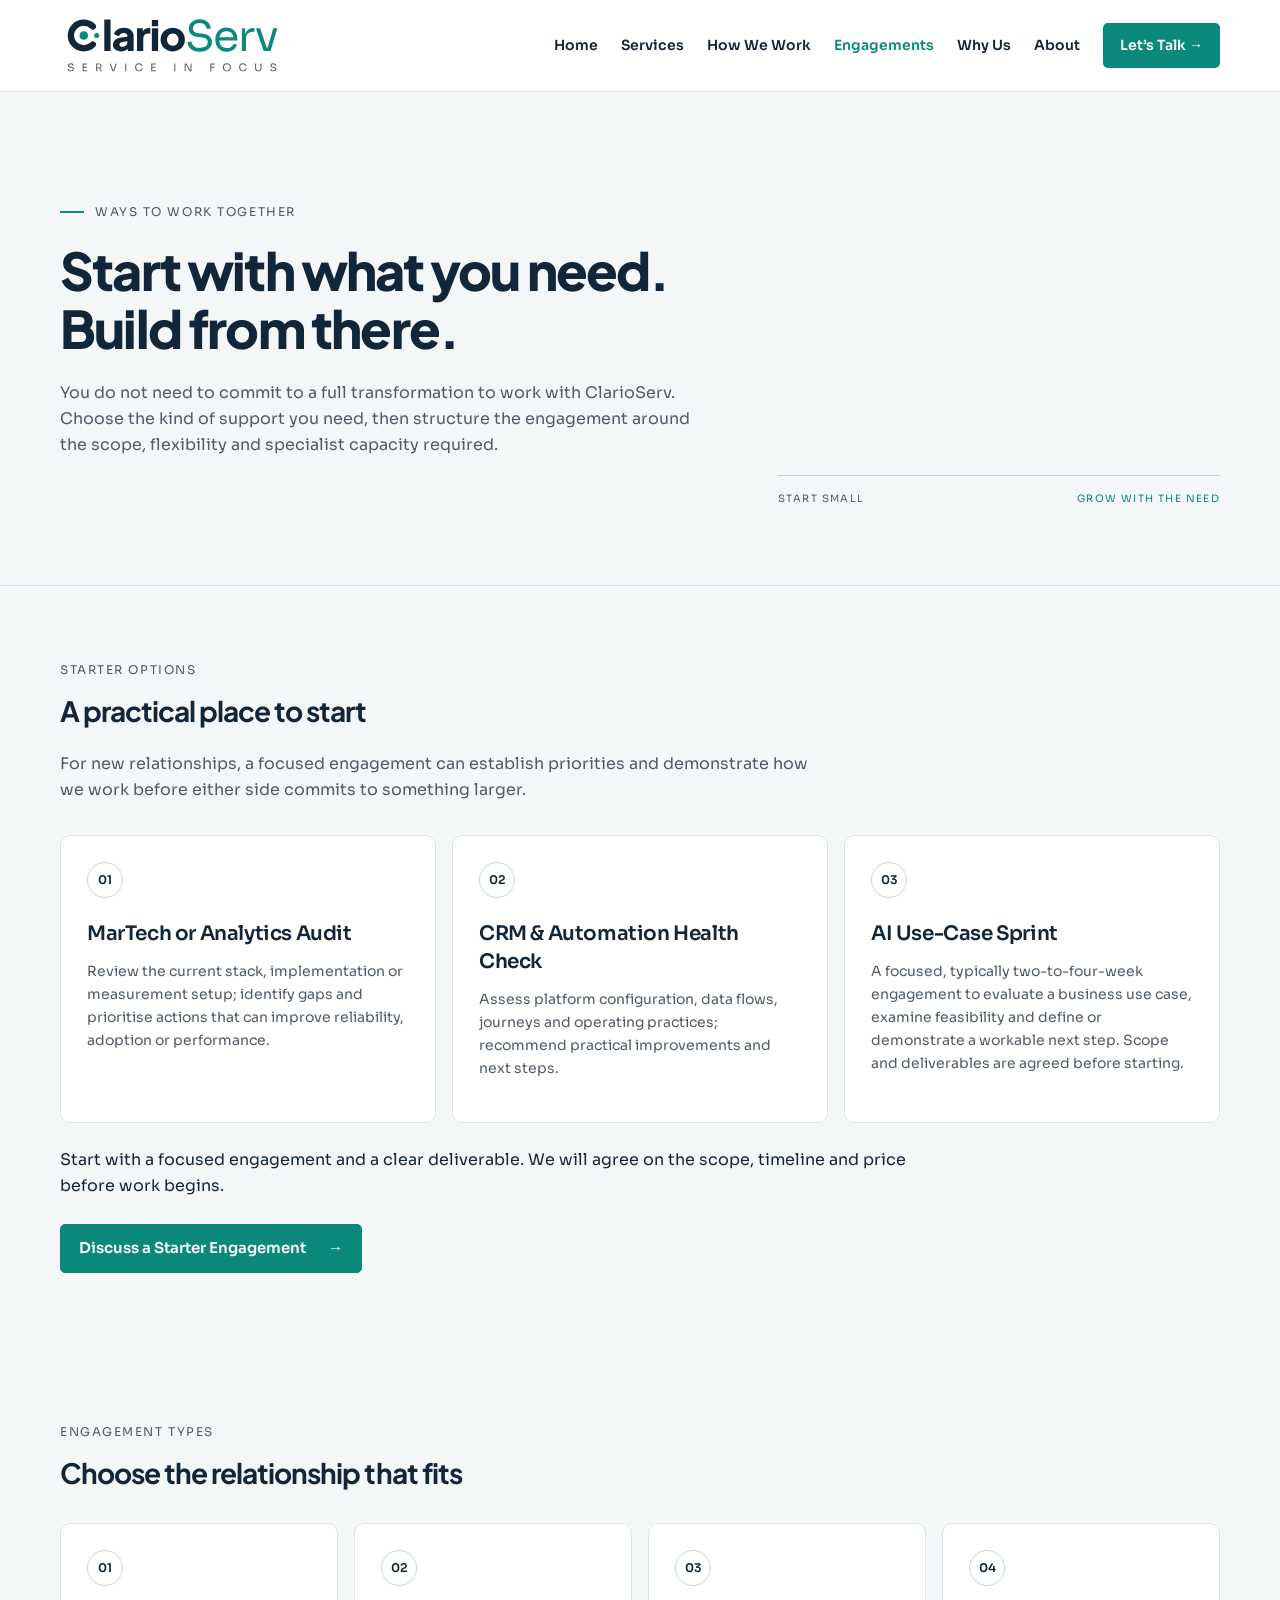
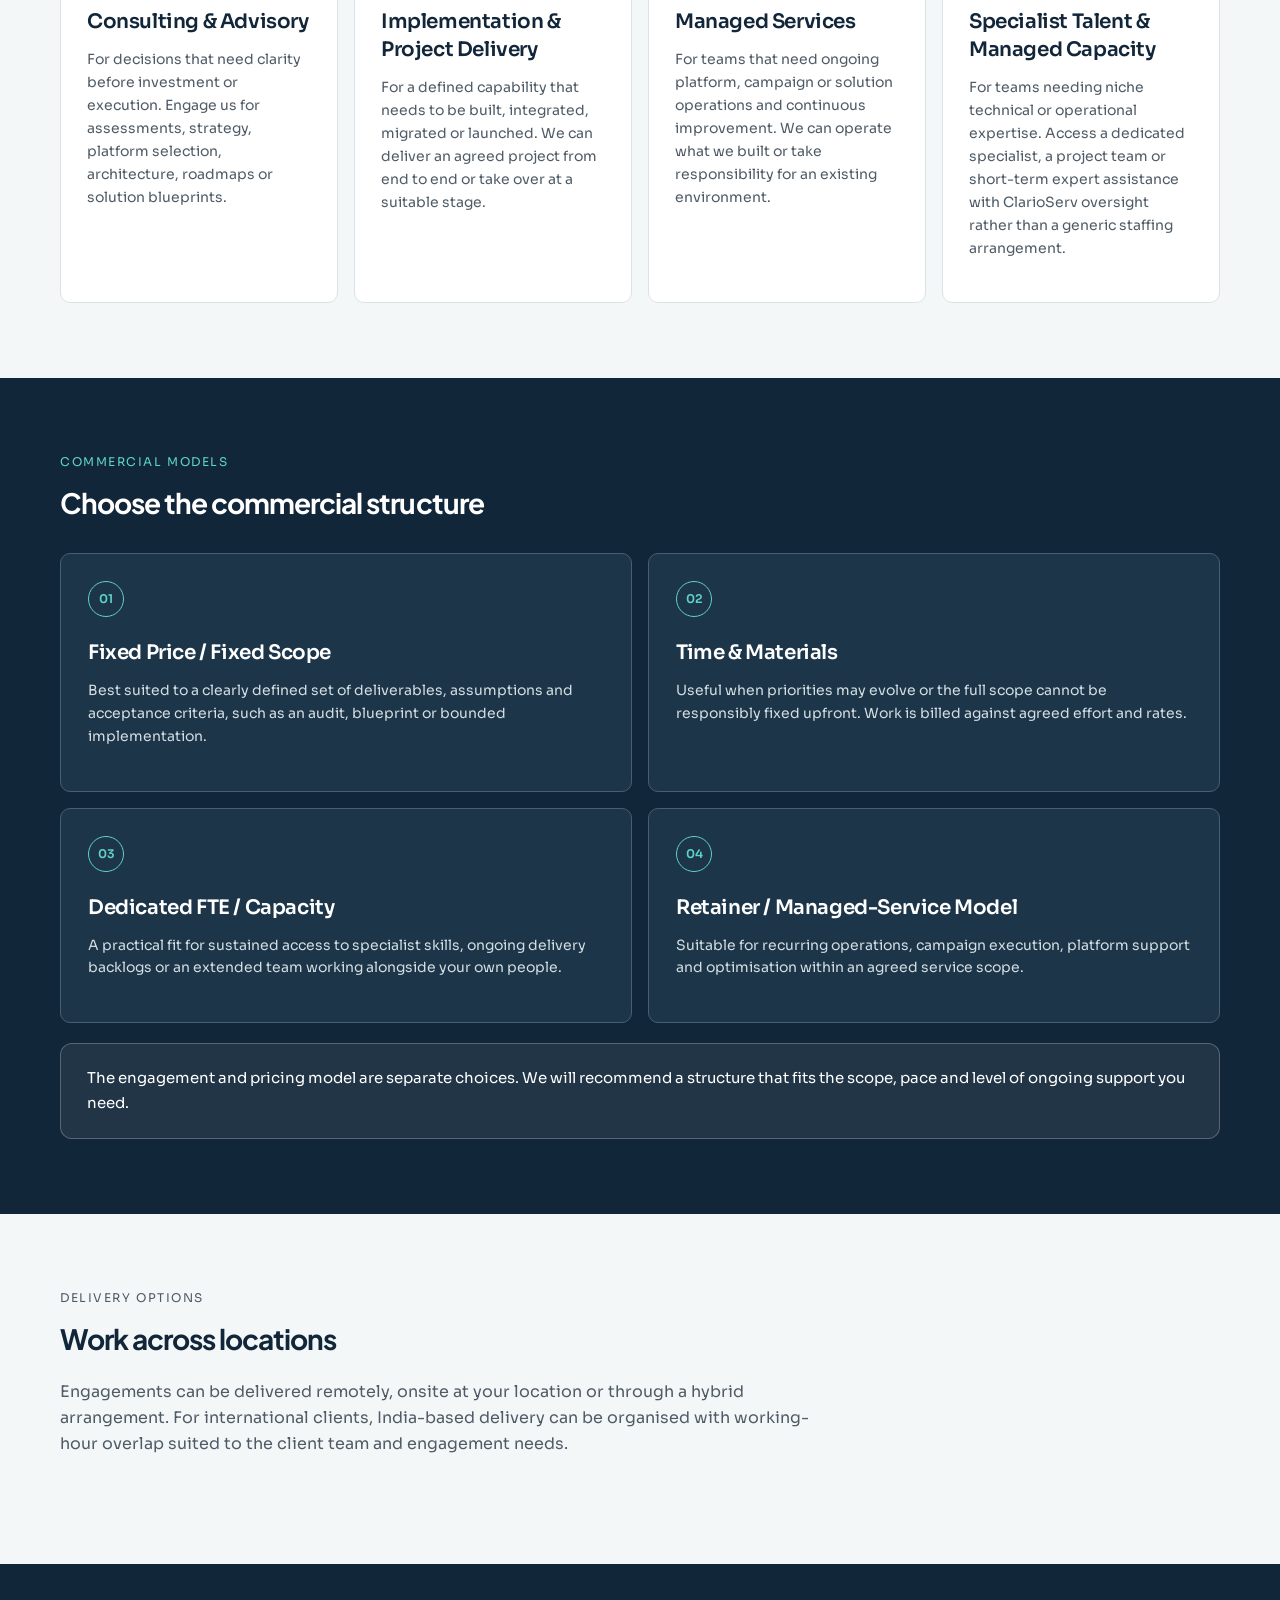
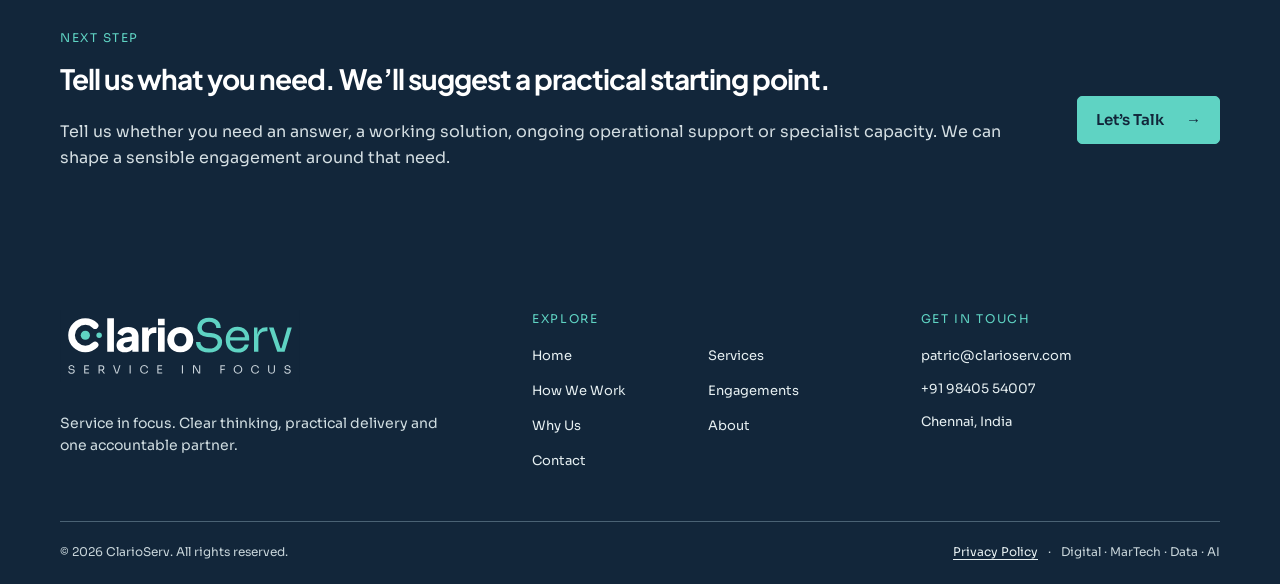
<file: engagements.html>
<!DOCTYPE html>

<html lang="en"><head><meta charset="utf-8"/><meta content="width=device-width, initial-scale=1" name="viewport"/><meta content="#12263A" name="theme-color"/><meta content="Start with an audit, health check or AI use-case sprint, then choose consulting, project delivery, managed services or specialist capacity on fixed-price, T&amp;M, FTE or retainer terms." name="description"/><link href="https://clarioserv.com/engagements.html" rel="canonical"/><meta content="website" property="og:type"/><meta content="ClarioServ" property="og:site_name"/><meta content="Engagement Models | ClarioServ" property="og:title"/><meta content="Start with an audit, health check or AI use-case sprint, then choose consulting, project delivery, managed services or specialist capacity on fixed-price, T&amp;M, FTE or retainer terms." property="og:description"/><meta content="https://clarioserv.com/engagements.html" property="og:url"/><meta content="https://clarioserv.com/assets/og-image.png" property="og:image"/><meta content="1200" property="og:image:width"/><meta content="630" property="og:image:height"/><meta content="ClarioServ — Service in focus" property="og:image:alt"/><meta content="en_IN" property="og:locale"/><meta content="summary_large_image" name="twitter:card"/><meta content="Engagement Models | ClarioServ" name="twitter:title"/><meta content="Start with an audit, health check or AI use-case sprint, then choose consulting, project delivery, managed services or specialist capacity on fixed-price, T&amp;M, FTE or retainer terms." name="twitter:description"/><meta content="https://clarioserv.com/assets/og-image.png" name="twitter:image"/><title>Engagement Models | ClarioServ</title><link href="assets/styles.css" rel="stylesheet"/><script defer="" src="assets/site.js"></script><link href="https://fonts.googleapis.com" rel="preconnect"/><link crossorigin="anonymous" href="https://fonts.gstatic.com" rel="preconnect"/><link href="https://fonts.googleapis.com/css2?family=Plus+Jakarta+Sans:wght@700;800&amp;family=Sora:wght@400;600&amp;display=swap" rel="stylesheet"/><link href="assets/logos/ClarioServ-Symbol.svg" rel="icon" type="image/svg+xml"/><link href="assets/logos/ClarioServ-AppIcon-Navy.svg" rel="apple-touch-icon"/><script type="application/ld+json">{"@context":"https://schema.org","@graph":[{"@type":"WebPage","@id":"https://clarioserv.com/engagements.html#webpage","url":"https://clarioserv.com/engagements.html","name":"Engagement Models | ClarioServ","description":"Start with an audit, health check or AI use-case sprint, then choose consulting, project delivery, managed services or specialist capacity on fixed-price, T&M, FTE or retainer terms.","isPartOf":{"@id":"https://clarioserv.com/#website"},"about":{"@id":"https://clarioserv.com/#organization"},"inLanguage":"en-IN"},{"@type":"ProfessionalService","@id":"https://clarioserv.com/#organization","name":"ClarioServ","url":"https://clarioserv.com/","slogan":"Service in focus.","description":"ClarioServ is a Chennai-based digital, MarTech, data and AI services company that connects strategy, implementation and ongoing optimisation through one accountable partner.","logo":{"@type":"ImageObject","url":"https://clarioserv.com/assets/logos/ClarioServ-Logo-Primary.svg"},"image":"https://clarioserv.com/assets/og-image.png","email":"patric@clarioserv.com","telephone":"+91 98405 54007","address":{"@type":"PostalAddress","addressLocality":"Chennai","addressRegion":"Tamil Nadu","addressCountry":"IN"},"areaServed":[{"@type":"Country","name":"India"},{"@type":"Place","name":"Worldwide"}],"founder":{"@id":"https://clarioserv.com/#patric-charles"},"knowsAbout":["MarTech strategy","Customer relationship management (CRM)","Customer data platforms (CDP)","Marketing automation","Digital analytics","Google Analytics 4","Performance marketing","Artificial intelligence","Salesforce Marketing Cloud","Adobe Experience Cloud","HubSpot","MoEngage","CleverTap","WebEngage"],"contactPoint":{"@type":"ContactPoint","contactType":"sales","email":"patric@clarioserv.com","telephone":"+91 98405 54007","areaServed":"Worldwide","availableLanguage":"English"}},{"@type":"WebSite","@id":"https://clarioserv.com/#website","url":"https://clarioserv.com/","name":"ClarioServ","publisher":{"@id":"https://clarioserv.com/#organization"},"inLanguage":"en-IN"}]}</script></head><body><a class="skip-link" href="#main">Skip to content</a><header class="site-header"><div class="container nav-wrap"><a aria-label="ClarioServ home" class="logo brand-logo header-logo" href="index.html"><img alt="ClarioServ — Service in focus" class="brand-logo-image" height="68" src="assets/logos/ClarioServ-Logo-Primary.svg" width="225"/></a><a class="mobile-cta" href="contact.html">Let’s Talk</a><button aria-controls="site-nav" aria-expanded="false" aria-label="Toggle navigation" class="menu-toggle"><span></span><span></span><span></span></button><nav aria-label="Main navigation" class="site-nav" id="site-nav"><a href="index.html">Home</a><a href="services.html">Services</a><a href="how-we-work.html">How We Work</a><a aria-current="page" href="engagements.html">Engagements</a><a href="why-us.html">Why Us</a><a href="about.html">About</a><a class="nav-contact" href="contact.html">Let’s Talk <span aria-hidden="true">→</span></a></nav></div></header><main id="main"><section class="hero"><div class="container hero-grid"><div class="hero-content"><div class="eyebrow"><span class="eyebrow-line"></span>Ways to work together</div><h1>Start with what you need. Build from there.</h1><div class="hero-description"><p>You do not need to commit to a full transformation to work with ClarioServ. Choose the kind of support you need, then structure the engagement around the scope, flexibility and specialist capacity required.</p></div></div><div aria-label="Animation: engagements grow step by step, from an audit or sprint to a project, a managed service and a specialist team" class="hero-art step-art" role="img"><div class="step-stage"><div class="step-base"></div><div class="step-block" style="--i:0;--x:2;--h:26"><span>01</span><b>Audit or sprint</b><small>A focused first step</small></div><div class="step-block" style="--i:1;--x:26.5;--h:38"><span>02</span><b>Project</b><small>Build, fix or launch</small></div><div class="step-block" style="--i:2;--x:51;--h:50"><span>03</span><b>Managed service</b><small>Run and improve</small></div><div class="step-block" style="--i:3;--x:75.5;--h:62"><span>04</span><b>Specialist team</b><small>Extend your capacity</small></div><span class="step-dot"></span><span class="step-cap step-cap-left">Start small</span><span class="step-cap step-cap-right">Grow with the need</span></div></div></div></section><section class="section starter-section" id="a-practical-place-to-start"><div class="container"><div class="section-head"><span class="section-label">STARTER OPTIONS</span><h2>A practical place to start</h2><div class="section-intro"><p>For new relationships, a focused engagement can establish priorities and demonstrate how we work before either side commits to something larger.</p></div></div><div class="card-grid starter-grid"><article class="feature-card"><span class="card-index">01</span><h3>MarTech or Analytics Audit</h3><p>Review the current stack, implementation or measurement setup; identify gaps and prioritise actions that can improve reliability, adoption or performance.</p></article><article class="feature-card"><span class="card-index">02</span><h3>CRM &amp; Automation Health Check</h3><p>Assess platform configuration, data flows, journeys and operating practices; recommend practical improvements and next steps.</p></article><article class="feature-card"><span class="card-index">03</span><h3>AI Use-Case Sprint</h3><p>A focused, typically two-to-four-week engagement to evaluate a business use case, examine feasibility and define or demonstrate a workable next step. Scope and deliverables are agreed before starting.</p></article></div><div class="section-after-flow"><p>Start with a focused engagement and a clear deliverable. We will agree on the scope, timeline and price before work begins.</p></div><div class="cta-row"><a class="btn btn-primary" href="contact.html">Discuss a Starter Engagement <span aria-hidden="true">→</span></a></div></div></section><section class="section section-tint engagement-type-section" id="choose-the-relationship-that-fits"><div class="container"><div class="section-head"><span class="section-label">ENGAGEMENT TYPES</span><h2>Choose the relationship that fits</h2><div class="section-intro"></div></div><div class="card-grid cards-four"><article class="feature-card"><span class="card-index">01</span><h3>Consulting &amp; Advisory</h3><p>For decisions that need clarity before investment or execution. Engage us for assessments, strategy, platform selection, architecture, roadmaps or solution blueprints.</p></article><article class="feature-card"><span class="card-index">02</span><h3>Implementation &amp; Project Delivery</h3><p>For a defined capability that needs to be built, integrated, migrated or launched. We can deliver an agreed project from end to end or take over at a suitable stage.</p></article><article class="feature-card"><span class="card-index">03</span><h3>Managed Services</h3><p>For teams that need ongoing platform, campaign or solution operations and continuous improvement. We can operate what we built or take responsibility for an existing environment.</p></article><article class="feature-card"><span class="card-index">04</span><h3>Specialist Talent &amp; Managed Capacity</h3><p>For teams needing niche technical or operational expertise. Access a dedicated specialist, a project team or short-term expert assistance with ClarioServ oversight rather than a generic staffing arrangement.</p></article></div></div></section><section class="section commercial-section" id="choose-the-commercial-structure"><div class="container"><div class="section-head"><span class="section-label">COMMERCIAL MODELS</span><h2>Choose the commercial structure</h2><div class="section-intro"></div></div><div class="commercial-grid"><article class="commercial-card"><span class="card-index">01</span><h3>Fixed Price / Fixed Scope</h3><p>Best suited to a clearly defined set of deliverables, assumptions and acceptance criteria, such as an audit, blueprint or bounded implementation.</p></article><article class="commercial-card"><span class="card-index">02</span><h3>Time &amp; Materials</h3><p>Useful when priorities may evolve or the full scope cannot be responsibly fixed upfront. Work is billed against agreed effort and rates.</p></article><article class="commercial-card"><span class="card-index">03</span><h3>Dedicated FTE / Capacity</h3><p>A practical fit for sustained access to specialist skills, ongoing delivery backlogs or an extended team working alongside your own people.</p></article><article class="commercial-card"><span class="card-index">04</span><h3>Retainer / Managed-Service Model</h3><p>Suitable for recurring operations, campaign execution, platform support and optimisation within an agreed service scope.</p></article></div><div class="commercial-note"><p>The engagement and pricing model are separate choices. We will recommend a structure that fits the scope, pace and level of ongoing support you need.</p></div></div></section><section class="section section-tint" id="work-across-locations"><div class="container"><div class="section-head"><span class="section-label">DELIVERY OPTIONS</span><h2>Work across locations</h2><div class="section-intro"><p>Engagements can be delivered remotely, onsite at your location or through a hybrid arrangement. For international clients, India-based delivery can be organised with working-hour overlap suited to the client team and engagement needs.</p></div></div></div></section><section class="closing-section" id="the-right-starting-point-is-the-one-that-moves-you-forward"><div class="container closing-inner"><div><span class="section-label">NEXT STEP</span><h2>Tell us what you need. We’ll suggest a practical starting point.</h2><p>Tell us whether you need an answer, a working solution, ongoing operational support or specialist capacity. We can shape a sensible engagement around that need.</p></div><div class="cta-row"><a class="btn btn-primary" href="contact.html">Let’s Talk <span aria-hidden="true">→</span></a></div></div></section></main><footer class="site-footer"><div class="container"><div class="footer-top footer-grid footer-grid-3"><div><a class="logo brand-logo footer-logo" href="index.html"><img alt="ClarioServ — Service in focus" class="brand-logo-image" height="68" src="assets/logos/ClarioServ-Logo-Reversed.svg" width="225"/></a><p>Service in focus. Clear thinking, practical delivery and one accountable partner.</p></div><div class="footer-nav-group"><span class="footer-heading">Explore</span><div aria-label="Footer navigation" class="footer-links"><a href="index.html">Home</a><a href="services.html">Services</a><a href="how-we-work.html">How We Work</a><a href="engagements.html">Engagements</a><a href="why-us.html">Why Us</a><a href="about.html">About</a><a href="contact.html">Contact</a></div></div><div class="footer-contact-group"><span class="footer-heading">Get in touch</span><ul class="footer-contact"><li><a href="mailto:patric@clarioserv.com">patric@clarioserv.com</a></li><li data-contact="phone"><a href="tel:+919840554007">+91 98405 54007</a></li><li>Chennai, India</li></ul></div></div><div class="footer-bottom"><span>© <span id="year">2026</span> ClarioServ. All rights reserved.</span><span class="footer-legal"><a href="privacy.html">Privacy Policy</a><span aria-hidden="true">·</span><span>Digital · MarTech · Data · AI</span></span></div></div></footer></body></html>
</file>
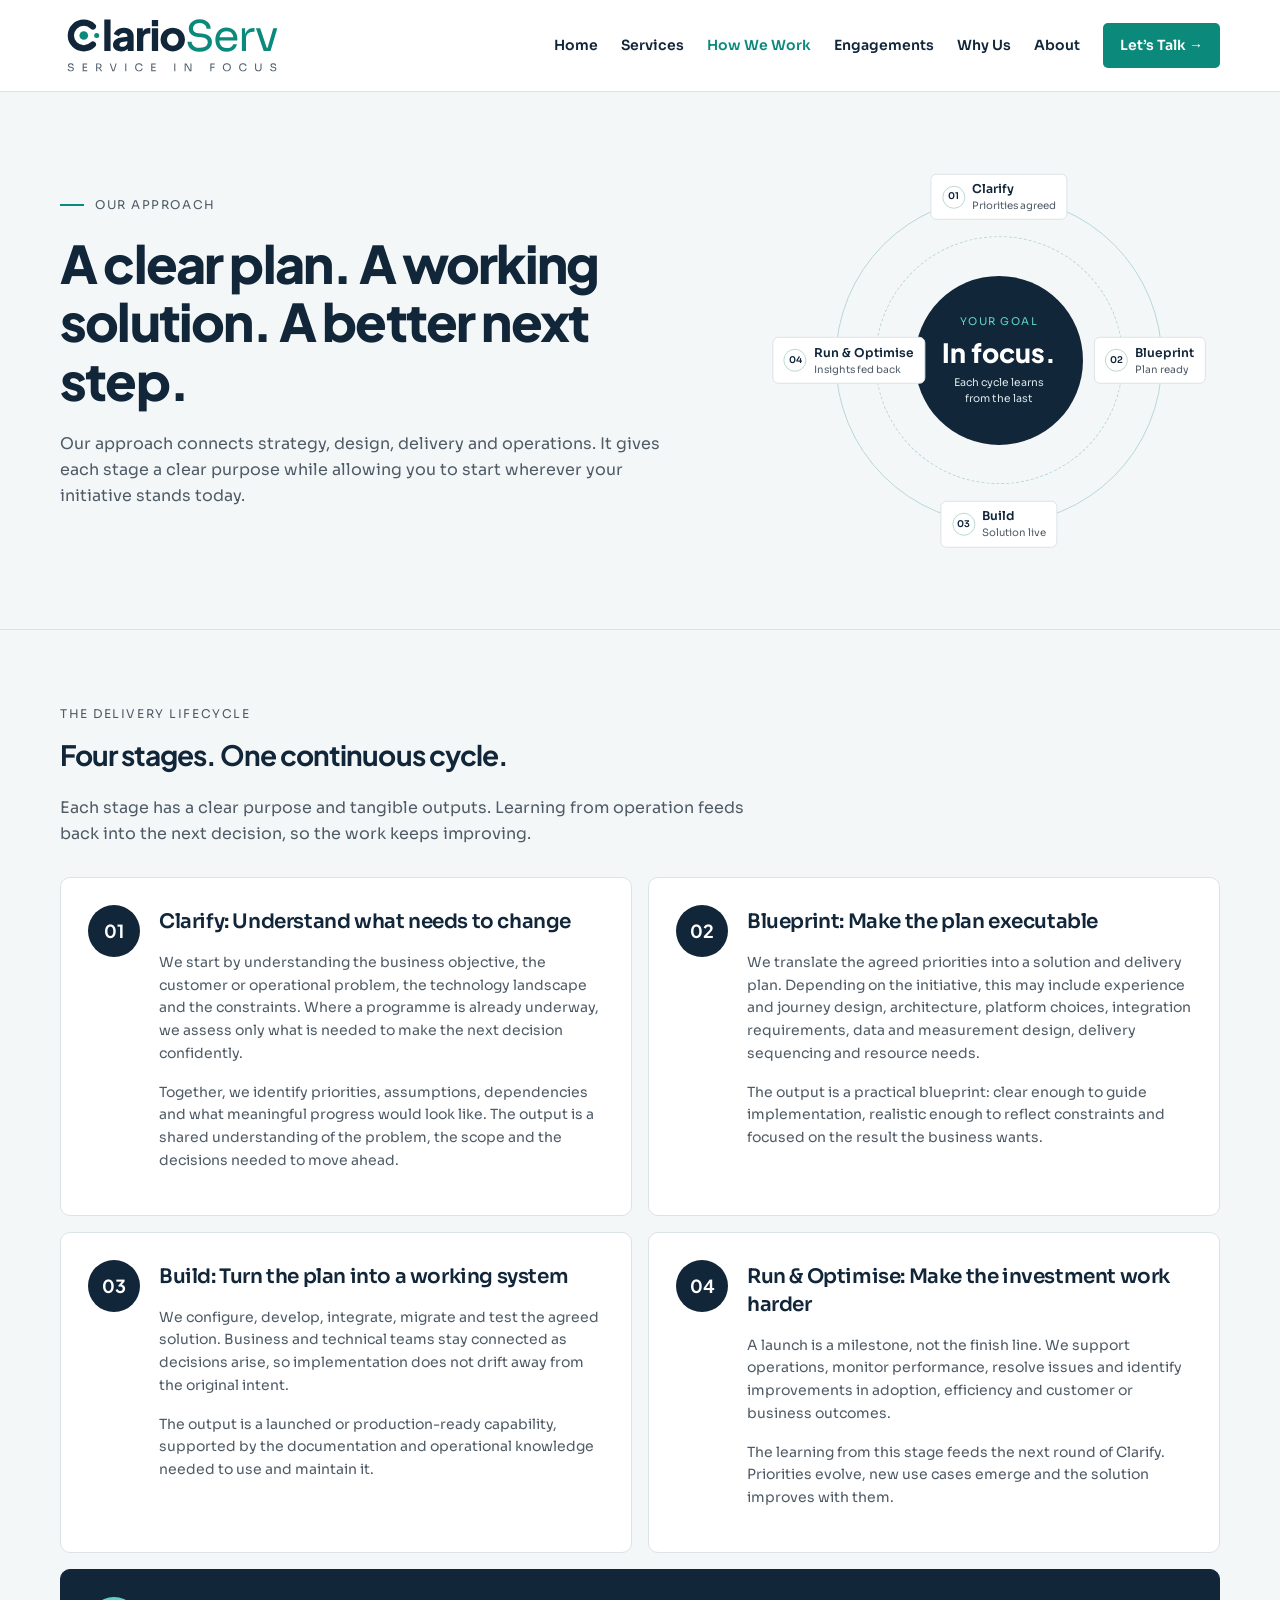
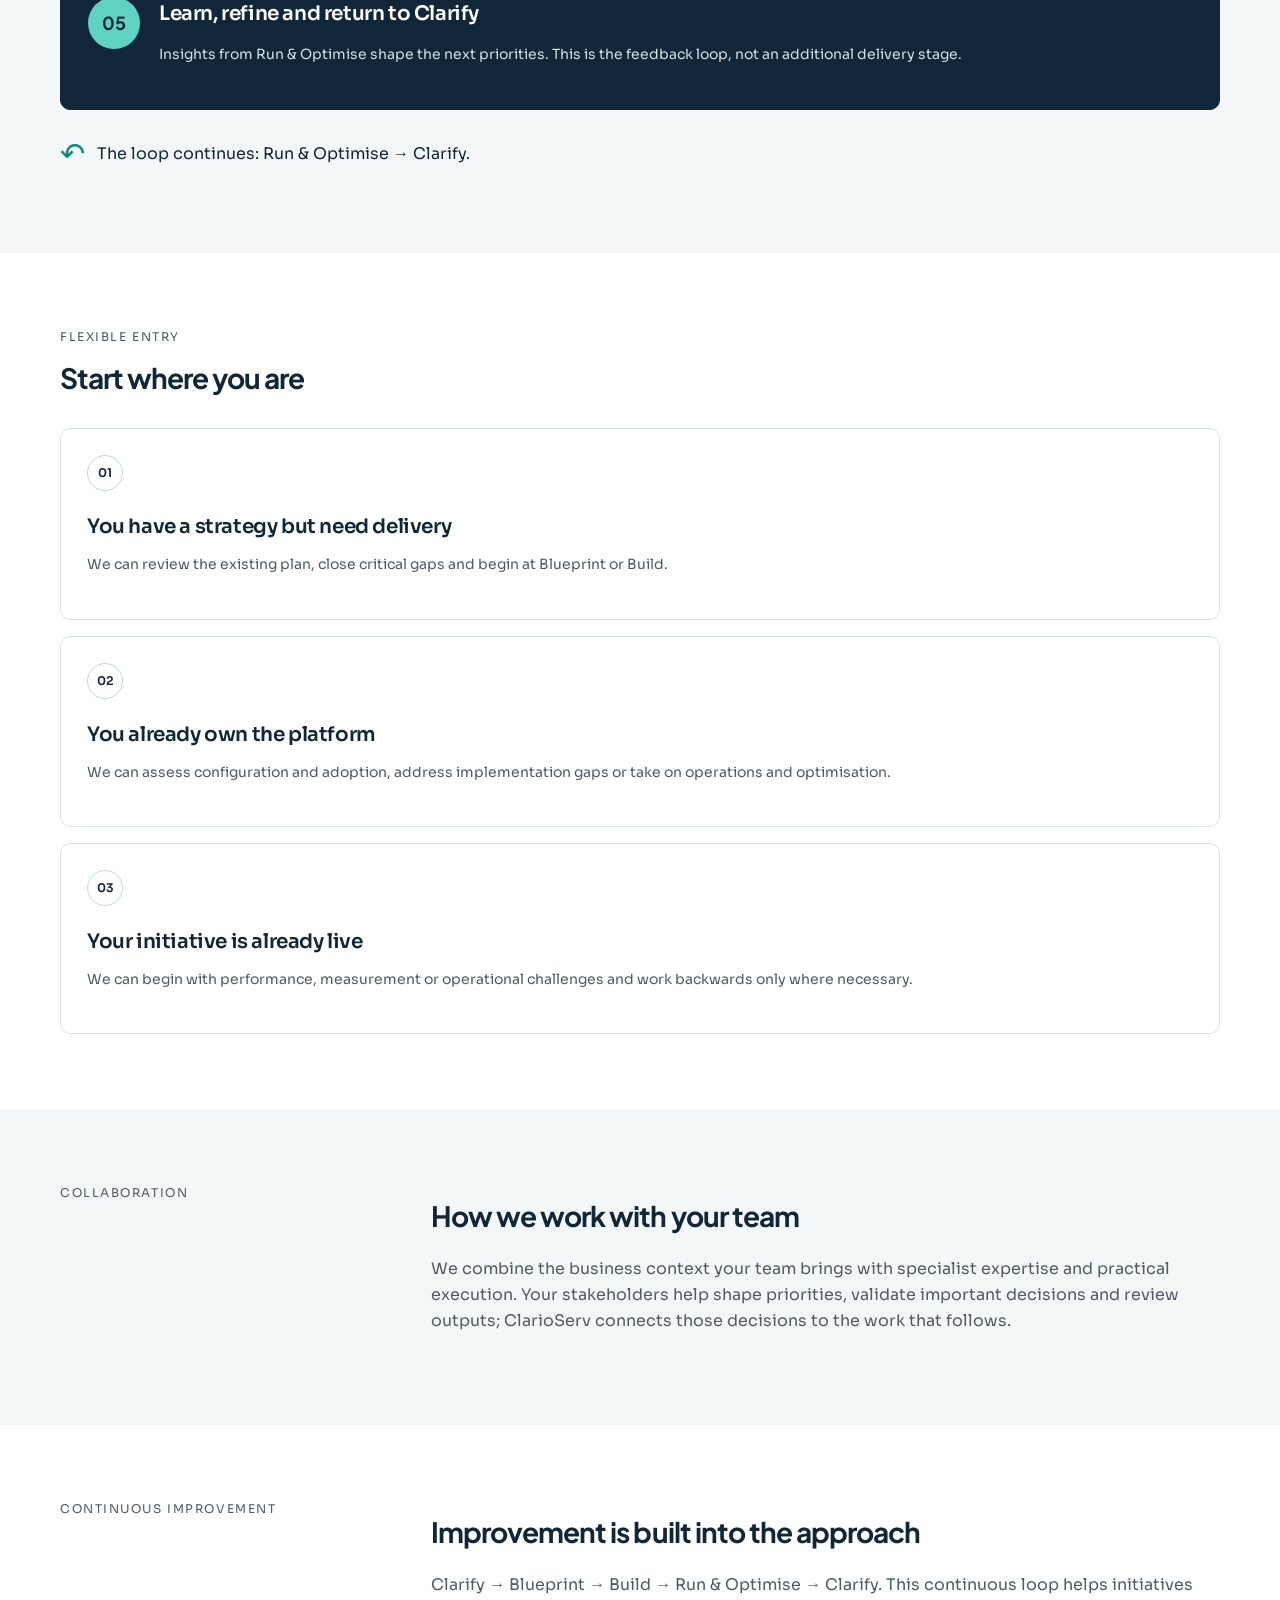
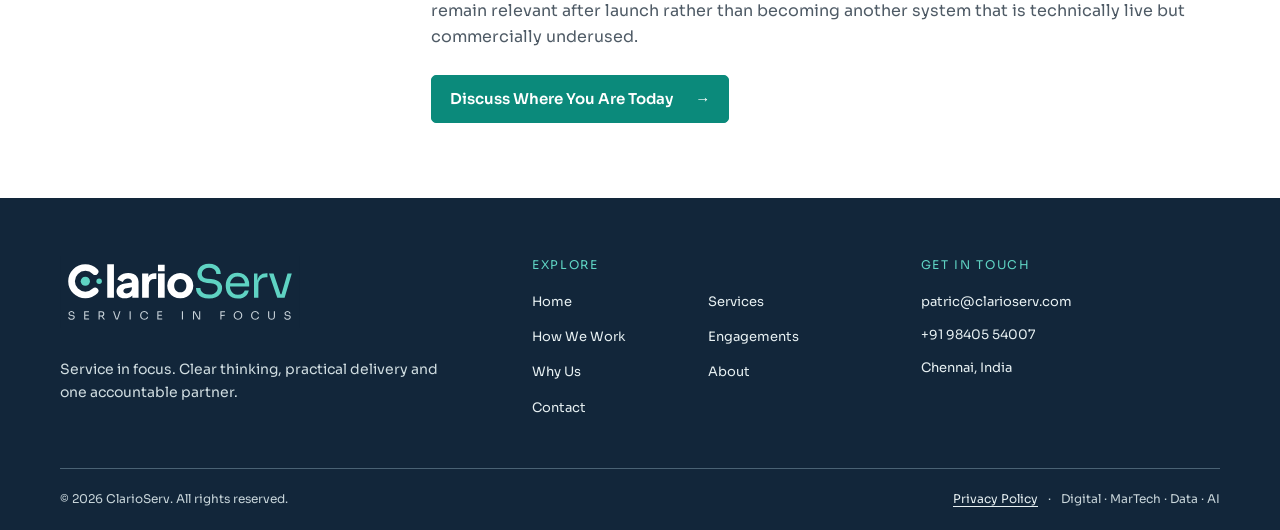
<file: how-we-work.html>
<!DOCTYPE html>

<html lang="en"><head><meta charset="utf-8"/><meta content="width=device-width, initial-scale=1" name="viewport"/><meta content="#12263A" name="theme-color"/><meta content="Clarify, Blueprint, Build, Run &amp; Optimise: ClarioServ&#x27;s delivery loop connects strategy to working solutions, and you can start at whichever stage your initiative is at." name="description"/><link href="https://clarioserv.com/how-we-work.html" rel="canonical"/><meta content="website" property="og:type"/><meta content="ClarioServ" property="og:site_name"/><meta content="How We Work | ClarioServ" property="og:title"/><meta content="Clarify, Blueprint, Build, Run &amp; Optimise: ClarioServ&#x27;s delivery loop connects strategy to working solutions, and you can start at whichever stage your initiative is at." property="og:description"/><meta content="https://clarioserv.com/how-we-work.html" property="og:url"/><meta content="https://clarioserv.com/assets/og-image.png" property="og:image"/><meta content="1200" property="og:image:width"/><meta content="630" property="og:image:height"/><meta content="ClarioServ — Service in focus" property="og:image:alt"/><meta content="en_IN" property="og:locale"/><meta content="summary_large_image" name="twitter:card"/><meta content="How We Work | ClarioServ" name="twitter:title"/><meta content="Clarify, Blueprint, Build, Run &amp; Optimise: ClarioServ&#x27;s delivery loop connects strategy to working solutions, and you can start at whichever stage your initiative is at." name="twitter:description"/><meta content="https://clarioserv.com/assets/og-image.png" name="twitter:image"/><title>How We Work | ClarioServ</title><link href="assets/styles.css" rel="stylesheet"/><script defer="" src="assets/site.js"></script><link href="https://fonts.googleapis.com" rel="preconnect"/><link crossorigin="anonymous" href="https://fonts.gstatic.com" rel="preconnect"/><link href="https://fonts.googleapis.com/css2?family=Plus+Jakarta+Sans:wght@700;800&amp;family=Sora:wght@400;600&amp;display=swap" rel="stylesheet"/><link href="assets/logos/ClarioServ-Symbol.svg" rel="icon" type="image/svg+xml"/><link href="assets/logos/ClarioServ-AppIcon-Navy.svg" rel="apple-touch-icon"/><script type="application/ld+json">{"@context":"https://schema.org","@graph":[{"@type":"WebPage","@id":"https://clarioserv.com/how-we-work.html#webpage","url":"https://clarioserv.com/how-we-work.html","name":"How We Work | ClarioServ","description":"Clarify, Blueprint, Build, Run & Optimise: ClarioServ's delivery loop connects strategy to working solutions, and you can start at whichever stage your initiative is at.","isPartOf":{"@id":"https://clarioserv.com/#website"},"about":{"@id":"https://clarioserv.com/#organization"},"inLanguage":"en-IN"},{"@type":"ProfessionalService","@id":"https://clarioserv.com/#organization","name":"ClarioServ","url":"https://clarioserv.com/","slogan":"Service in focus.","description":"ClarioServ is a Chennai-based digital, MarTech, data and AI services company that connects strategy, implementation and ongoing optimisation through one accountable partner.","logo":{"@type":"ImageObject","url":"https://clarioserv.com/assets/logos/ClarioServ-Logo-Primary.svg"},"image":"https://clarioserv.com/assets/og-image.png","email":"patric@clarioserv.com","telephone":"+91 98405 54007","address":{"@type":"PostalAddress","addressLocality":"Chennai","addressRegion":"Tamil Nadu","addressCountry":"IN"},"areaServed":[{"@type":"Country","name":"India"},{"@type":"Place","name":"Worldwide"}],"founder":{"@id":"https://clarioserv.com/#patric-charles"},"knowsAbout":["MarTech strategy","Customer relationship management (CRM)","Customer data platforms (CDP)","Marketing automation","Digital analytics","Google Analytics 4","Performance marketing","Artificial intelligence","Salesforce Marketing Cloud","Adobe Experience Cloud","HubSpot","MoEngage","CleverTap","WebEngage"],"contactPoint":{"@type":"ContactPoint","contactType":"sales","email":"patric@clarioserv.com","telephone":"+91 98405 54007","areaServed":"Worldwide","availableLanguage":"English"}},{"@type":"WebSite","@id":"https://clarioserv.com/#website","url":"https://clarioserv.com/","name":"ClarioServ","publisher":{"@id":"https://clarioserv.com/#organization"},"inLanguage":"en-IN"}]}</script></head><body><a class="skip-link" href="#main">Skip to content</a><header class="site-header"><div class="container nav-wrap"><a aria-label="ClarioServ home" class="logo brand-logo header-logo" href="index.html"><img alt="ClarioServ — Service in focus" class="brand-logo-image" height="68" src="assets/logos/ClarioServ-Logo-Primary.svg" width="225"/></a><a class="mobile-cta" href="contact.html">Let’s Talk</a><button aria-controls="site-nav" aria-expanded="false" aria-label="Toggle navigation" class="menu-toggle"><span></span><span></span><span></span></button><nav aria-label="Main navigation" class="site-nav" id="site-nav"><a href="index.html">Home</a><a href="services.html">Services</a><a aria-current="page" href="how-we-work.html">How We Work</a><a href="engagements.html">Engagements</a><a href="why-us.html">Why Us</a><a href="about.html">About</a><a class="nav-contact" href="contact.html">Let’s Talk <span aria-hidden="true">→</span></a></nav></div></header><main id="main"><section class="hero"><div class="container hero-grid"><div class="hero-content"><div class="eyebrow"><span class="eyebrow-line"></span>Our approach</div><h1>A clear plan. A working solution. A better next step.</h1><div class="hero-description"><p>Our approach connects strategy, design, delivery and operations. It gives each stage a clear purpose while allowing you to start wherever your initiative stands today.</p></div></div><div aria-label="Animation: the delivery loop of Clarify, Blueprint, Build, and Run and Optimise, repeating around your goal" class="hero-art loop-art" role="img"><div class="loop-stage"><div class="loop-track"></div><div class="loop-track loop-track-inner"></div><div class="loop-runner"><span></span></div><div class="loop-core"><span class="focus-label">YOUR GOAL</span><strong>In focus.</strong><span class="focus-sub">Each cycle learns from the last</span></div><div class="loop-node" data-pos="top" style="--i:0"><span class="loop-num">01</span><b>Clarify</b><small>Priorities agreed</small></div><div class="loop-node" data-pos="right" style="--i:1"><span class="loop-num">02</span><b>Blueprint</b><small>Plan ready</small></div><div class="loop-node" data-pos="bottom" style="--i:2"><span class="loop-num">03</span><b>Build</b><small>Solution live</small></div><div class="loop-node" data-pos="left" style="--i:3"><span class="loop-num">04</span><b>Run &amp; Optimise</b><small>Insights fed back</small></div></div></div></div></section><section class="section lifecycle-section" id="delivery-lifecycle"><div class="container"><span class="section-label">THE DELIVERY LIFECYCLE</span><h2>Four stages. One continuous cycle.</h2><p class="lifecycle-intro">Each stage has a clear purpose and tangible outputs. Learning from operation feeds back into the next decision, so the work keeps improving.</p><div class="lifecycle-timeline"><article class="lifecycle-step"><div class="lifecycle-number">01</div><div class="lifecycle-content"><h3>Clarify: Understand what needs to change</h3><p>We start by understanding the business objective, the customer or operational problem, the technology landscape and the constraints. Where a programme is already underway, we assess only what is needed to make the next decision confidently.</p><p>Together, we identify priorities, assumptions, dependencies and what meaningful progress would look like. The output is a shared understanding of the problem, the scope and the decisions needed to move ahead.</p></div></article><article class="lifecycle-step"><div class="lifecycle-number">02</div><div class="lifecycle-content"><h3>Blueprint: Make the plan executable</h3><p>We translate the agreed priorities into a solution and delivery plan. Depending on the initiative, this may include experience and journey design, architecture, platform choices, integration requirements, data and measurement design, delivery sequencing and resource needs.</p><p>The output is a practical blueprint: clear enough to guide implementation, realistic enough to reflect constraints and focused on the result the business wants.</p></div></article><article class="lifecycle-step"><div class="lifecycle-number">03</div><div class="lifecycle-content"><h3>Build: Turn the plan into a working system</h3><p>We configure, develop, integrate, migrate and test the agreed solution. Business and technical teams stay connected as decisions arise, so implementation does not drift away from the original intent.</p><p>The output is a launched or production-ready capability, supported by the documentation and operational knowledge needed to use and maintain it.</p></div></article><article class="lifecycle-step"><div class="lifecycle-number">04</div><div class="lifecycle-content"><h3>Run &amp; Optimise: Make the investment work harder</h3><p>A launch is a milestone, not the finish line. We support operations, monitor performance, resolve issues and identify improvements in adoption, efficiency and customer or business outcomes.</p><p>The learning from this stage feeds the next round of Clarify. Priorities evolve, new use cases emerge and the solution improves with them.</p></div></article><article class="lifecycle-step lifecycle-feedback"><div class="lifecycle-number">05</div><div class="lifecycle-content"><h3>Learn, refine and return to Clarify</h3><p>Insights from Run &amp; Optimise shape the next priorities. This is the feedback loop, not an additional delivery stage.</p></div></article></div><div class="lifecycle-loop"><span>↶</span><p>The loop continues: Run &amp; Optimise → Clarify.</p></div></div></section><section class="section entry-section" id="start-where-you-are"><div class="container"><div class="section-head"><span class="section-label">FLEXIBLE ENTRY</span><h2>Start where you are</h2><div class="section-intro"></div></div><div class="card-grid entry-grid"><article class="feature-card"><span class="card-index">01</span><h3>You have a strategy but need delivery</h3><p>We can review the existing plan, close critical gaps and begin at Blueprint or Build.</p></article><article class="feature-card"><span class="card-index">02</span><h3>You already own the platform</h3><p>We can assess configuration and adoption, address implementation gaps or take on operations and optimisation.</p></article><article class="feature-card"><span class="card-index">03</span><h3>Your initiative is already live</h3><p>We can begin with performance, measurement or operational challenges and work backwards only where necessary.</p></article></div></div></section><section class="section section-tint" id="how-we-work-with-your-team"><div class="container editorial-grid"><div class="editorial-aside"><span class="section-label">COLLABORATION</span></div><div class="editorial-copy"><h2>How we work with your team</h2><p>We combine the business context your team brings with specialist expertise and practical execution. Your stakeholders help shape priorities, validate important decisions and review outputs; ClarioServ connects those decisions to the work that follows.</p></div></div></section><section class="section" id="improvement-is-built-into-the-approach"><div class="container editorial-grid"><div class="editorial-aside"><span class="section-label">CONTINUOUS IMPROVEMENT</span></div><div class="editorial-copy"><h2>Improvement is built into the approach</h2><p>Clarify → Blueprint → Build → Run &amp; Optimise → Clarify. This continuous loop helps initiatives remain relevant after launch rather than becoming another system that is technically live but commercially underused.</p><div class="cta-row"><a class="btn btn-primary" href="contact.html">Discuss Where You Are Today <span aria-hidden="true">→</span></a></div></div></div></section></main><footer class="site-footer"><div class="container"><div class="footer-top footer-grid footer-grid-3"><div><a class="logo brand-logo footer-logo" href="index.html"><img alt="ClarioServ — Service in focus" class="brand-logo-image" height="68" src="assets/logos/ClarioServ-Logo-Reversed.svg" width="225"/></a><p>Service in focus. Clear thinking, practical delivery and one accountable partner.</p></div><div class="footer-nav-group"><span class="footer-heading">Explore</span><div aria-label="Footer navigation" class="footer-links"><a href="index.html">Home</a><a href="services.html">Services</a><a href="how-we-work.html">How We Work</a><a href="engagements.html">Engagements</a><a href="why-us.html">Why Us</a><a href="about.html">About</a><a href="contact.html">Contact</a></div></div><div class="footer-contact-group"><span class="footer-heading">Get in touch</span><ul class="footer-contact"><li><a href="mailto:patric@clarioserv.com">patric@clarioserv.com</a></li><li data-contact="phone"><a href="tel:+919840554007">+91 98405 54007</a></li><li>Chennai, India</li></ul></div></div><div class="footer-bottom"><span>© <span id="year">2026</span> ClarioServ. All rights reserved.</span><span class="footer-legal"><a href="privacy.html">Privacy Policy</a><span aria-hidden="true">·</span><span>Digital · MarTech · Data · AI</span></span></div></div></footer></body></html>
</file>
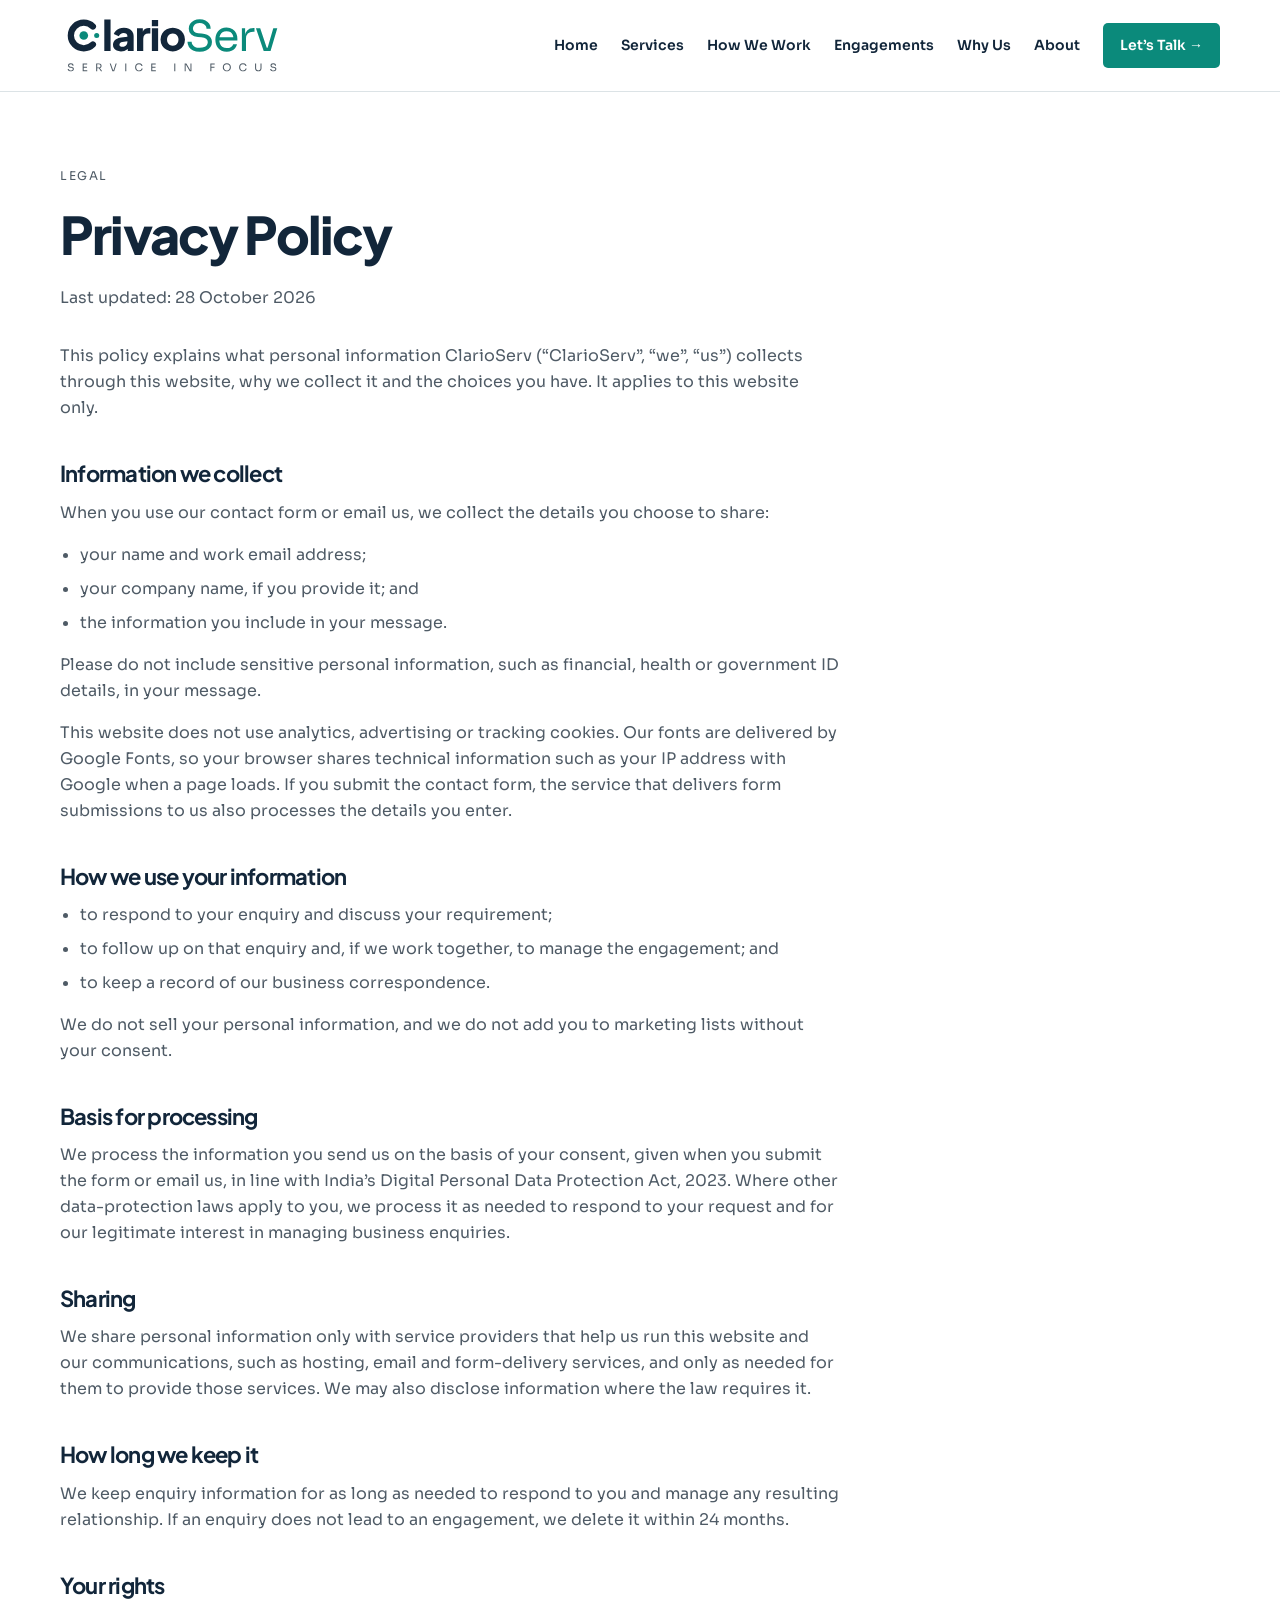
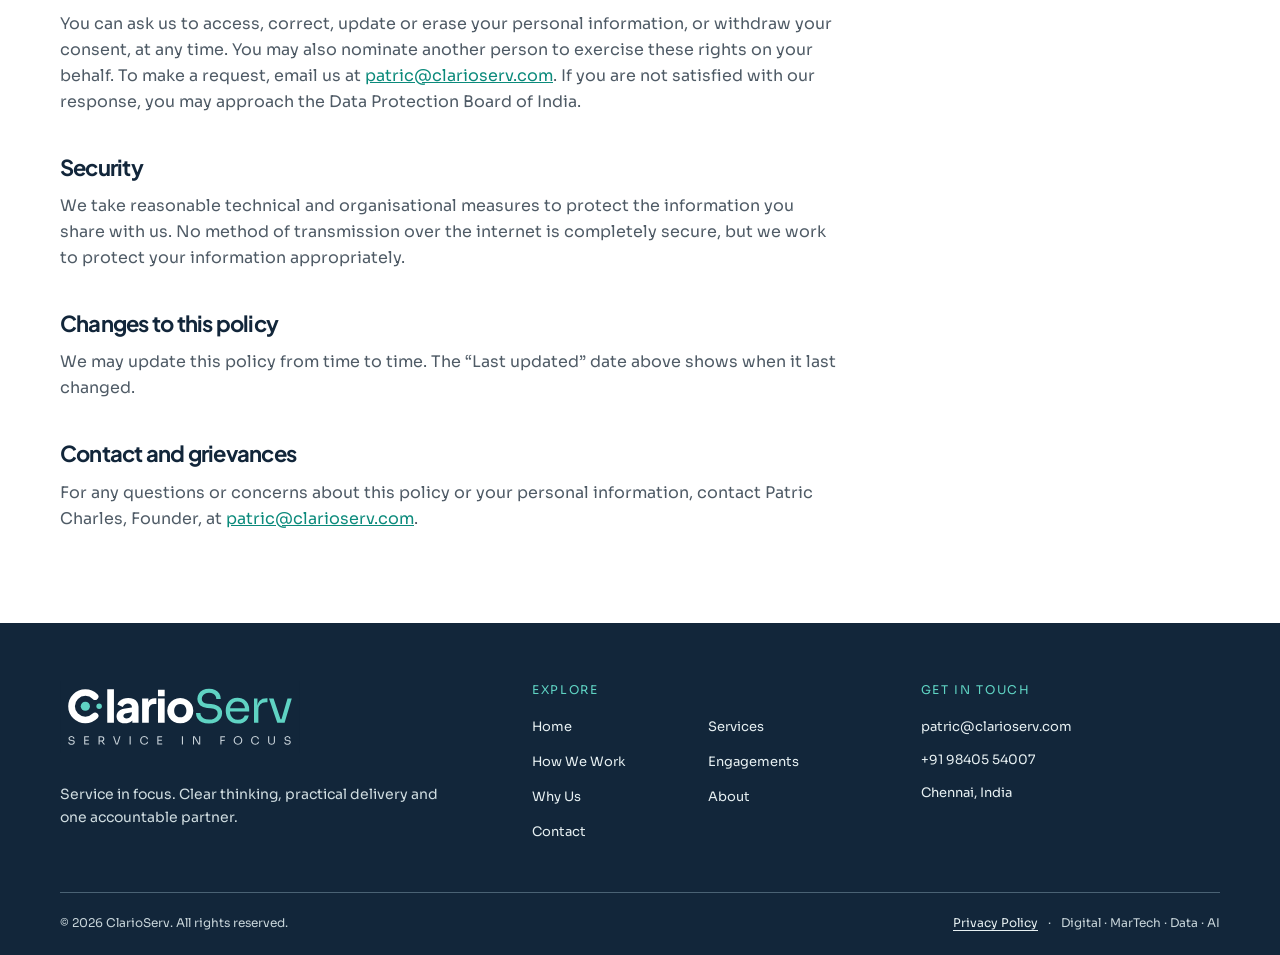
<file: privacy.html>
<!DOCTYPE html>

<html lang="en"><head><meta charset="utf-8"/><meta content="width=device-width, initial-scale=1" name="viewport"/><meta content="#12263A" name="theme-color"/><meta content="How ClarioServ collects, uses and protects personal information submitted through this website." name="description"/><link href="https://clarioserv.com/privacy.html" rel="canonical"/><meta content="website" property="og:type"/><meta content="ClarioServ" property="og:site_name"/><meta content="Privacy Policy | ClarioServ" property="og:title"/><meta content="How ClarioServ collects, uses and protects personal information submitted through this website." property="og:description"/><meta content="https://clarioserv.com/privacy.html" property="og:url"/><meta content="https://clarioserv.com/assets/og-image.png" property="og:image"/><meta content="1200" property="og:image:width"/><meta content="630" property="og:image:height"/><meta content="ClarioServ — Service in focus" property="og:image:alt"/><meta content="en_IN" property="og:locale"/><meta content="summary_large_image" name="twitter:card"/><meta content="Privacy Policy | ClarioServ" name="twitter:title"/><meta content="How ClarioServ collects, uses and protects personal information submitted through this website." name="twitter:description"/><meta content="https://clarioserv.com/assets/og-image.png" name="twitter:image"/><title>Privacy Policy | ClarioServ</title><link href="assets/styles.css" rel="stylesheet"/><script defer="" src="assets/site.js"></script><link href="https://fonts.googleapis.com" rel="preconnect"/><link crossorigin="anonymous" href="https://fonts.gstatic.com" rel="preconnect"/><link href="https://fonts.googleapis.com/css2?family=Plus+Jakarta+Sans:wght@700;800&amp;family=Sora:wght@400;600&amp;display=swap" rel="stylesheet"/><link href="assets/logos/ClarioServ-Symbol.svg" rel="icon" type="image/svg+xml"/><link href="assets/logos/ClarioServ-AppIcon-Navy.svg" rel="apple-touch-icon"/><script type="application/ld+json">{"@context":"https://schema.org","@graph":[{"@type":"WebPage","@id":"https://clarioserv.com/privacy.html#webpage","url":"https://clarioserv.com/privacy.html","name":"Privacy Policy | ClarioServ","description":"How ClarioServ collects, uses and protects personal information submitted through this website.","isPartOf":{"@id":"https://clarioserv.com/#website"},"about":{"@id":"https://clarioserv.com/#organization"},"inLanguage":"en-IN"},{"@type":"ProfessionalService","@id":"https://clarioserv.com/#organization","name":"ClarioServ","url":"https://clarioserv.com/","slogan":"Service in focus.","description":"ClarioServ is a Chennai-based digital, MarTech, data and AI services company that connects strategy, implementation and ongoing optimisation through one accountable partner.","logo":{"@type":"ImageObject","url":"https://clarioserv.com/assets/logos/ClarioServ-Logo-Primary.svg"},"image":"https://clarioserv.com/assets/og-image.png","email":"patric@clarioserv.com","telephone":"+91 98405 54007","address":{"@type":"PostalAddress","addressLocality":"Chennai","addressRegion":"Tamil Nadu","addressCountry":"IN"},"areaServed":[{"@type":"Country","name":"India"},{"@type":"Place","name":"Worldwide"}],"founder":{"@id":"https://clarioserv.com/#patric-charles"},"knowsAbout":["MarTech strategy","Customer relationship management (CRM)","Customer data platforms (CDP)","Marketing automation","Digital analytics","Google Analytics 4","Performance marketing","Artificial intelligence","Salesforce Marketing Cloud","Adobe Experience Cloud","HubSpot","MoEngage","CleverTap","WebEngage"],"contactPoint":{"@type":"ContactPoint","contactType":"sales","email":"patric@clarioserv.com","telephone":"+91 98405 54007","areaServed":"Worldwide","availableLanguage":"English"}},{"@type":"WebSite","@id":"https://clarioserv.com/#website","url":"https://clarioserv.com/","name":"ClarioServ","publisher":{"@id":"https://clarioserv.com/#organization"},"inLanguage":"en-IN"}]}</script></head><body><a class="skip-link" href="#main">Skip to content</a><header class="site-header"><div class="container nav-wrap"><a aria-label="ClarioServ home" class="logo brand-logo header-logo" href="index.html"><img alt="ClarioServ — Service in focus" class="brand-logo-image" height="68" src="assets/logos/ClarioServ-Logo-Primary.svg" width="225"/></a><a class="mobile-cta" href="contact.html">Let’s Talk</a><button aria-controls="site-nav" aria-expanded="false" aria-label="Toggle navigation" class="menu-toggle"><span></span><span></span><span></span></button><nav aria-label="Main navigation" class="site-nav" id="site-nav"><a href="index.html">Home</a><a href="services.html">Services</a><a href="how-we-work.html">How We Work</a><a href="engagements.html">Engagements</a><a href="why-us.html">Why Us</a><a href="about.html">About</a><a class="nav-contact" href="contact.html">Let’s Talk <span aria-hidden="true">→</span></a></nav></div></header><main id="main"><section class="section"><div class="container"><div class="section-head"><span class="section-label">LEGAL</span><h1>Privacy Policy</h1><p>Last updated: 28 October 2026</p></div><div class="legal-copy">
<p>This policy explains what personal information ClarioServ (“ClarioServ”, “we”, “us”) collects through this website, why we collect it and the choices you have. It applies to this website only.</p>
<h2>Information we collect</h2>
<p>When you use our contact form or email us, we collect the details you choose to share:</p>
<ul><li>your name and work email address;</li><li>your company name, if you provide it; and</li><li>the information you include in your message.</li></ul>
<p>Please do not include sensitive personal information, such as financial, health or government ID details, in your message.</p>
<p>This website does not use analytics, advertising or tracking cookies. Our fonts are delivered by Google Fonts, so your browser shares technical information such as your IP address with Google when a page loads. If you submit the contact form, the service that delivers form submissions to us also processes the details you enter.</p>
<h2>How we use your information</h2>
<ul><li>to respond to your enquiry and discuss your requirement;</li><li>to follow up on that enquiry and, if we work together, to manage the engagement; and</li><li>to keep a record of our business correspondence.</li></ul>
<p>We do not sell your personal information, and we do not add you to marketing lists without your consent.</p>
<h2>Basis for processing</h2>
<p>We process the information you send us on the basis of your consent, given when you submit the form or email us, in line with India’s Digital Personal Data Protection Act, 2023. Where other data-protection laws apply to you, we process it as needed to respond to your request and for our legitimate interest in managing business enquiries.</p>
<h2>Sharing</h2>
<p>We share personal information only with service providers that help us run this website and our communications, such as hosting, email and form-delivery services, and only as needed for them to provide those services. We may also disclose information where the law requires it.</p>
<h2>How long we keep it</h2>
<p>We keep enquiry information for as long as needed to respond to you and manage any resulting relationship. If an enquiry does not lead to an engagement, we delete it within 24 months.</p>
<h2>Your rights</h2>
<p>You can ask us to access, correct, update or erase your personal information, or withdraw your consent, at any time. You may also nominate another person to exercise these rights on your behalf. To make a request, email us at <a href="mailto:patric@clarioserv.com">patric@clarioserv.com</a>. If you are not satisfied with our response, you may approach the Data Protection Board of India.</p>
<h2>Security</h2>
<p>We take reasonable technical and organisational measures to protect the information you share with us. No method of transmission over the internet is completely secure, but we work to protect your information appropriately.</p>
<h2>Changes to this policy</h2>
<p>We may update this policy from time to time. The “Last updated” date above shows when it last changed.</p>
<h2>Contact and grievances</h2>
<p>For any questions or concerns about this policy or your personal information, contact Patric Charles, Founder, at <a href="mailto:patric@clarioserv.com">patric@clarioserv.com</a>.</p>
</div></div></section></main><footer class="site-footer"><div class="container"><div class="footer-top footer-grid footer-grid-3"><div><a class="logo brand-logo footer-logo" href="index.html"><img alt="ClarioServ — Service in focus" class="brand-logo-image" height="68" src="assets/logos/ClarioServ-Logo-Reversed.svg" width="225"/></a><p>Service in focus. Clear thinking, practical delivery and one accountable partner.</p></div><div class="footer-nav-group"><span class="footer-heading">Explore</span><div aria-label="Footer navigation" class="footer-links"><a href="index.html">Home</a><a href="services.html">Services</a><a href="how-we-work.html">How We Work</a><a href="engagements.html">Engagements</a><a href="why-us.html">Why Us</a><a href="about.html">About</a><a href="contact.html">Contact</a></div></div><div class="footer-contact-group"><span class="footer-heading">Get in touch</span><ul class="footer-contact"><li><a href="mailto:patric@clarioserv.com">patric@clarioserv.com</a></li><li data-contact="phone"><a href="tel:+919840554007">+91 98405 54007</a></li><li>Chennai, India</li></ul></div></div><div class="footer-bottom"><span>© <span id="year">2026</span> ClarioServ. All rights reserved.</span><span class="footer-legal"><a href="privacy.html">Privacy Policy</a><span aria-hidden="true">·</span><span>Digital · MarTech · Data · AI</span></span></div></div></footer></body></html>
</file>
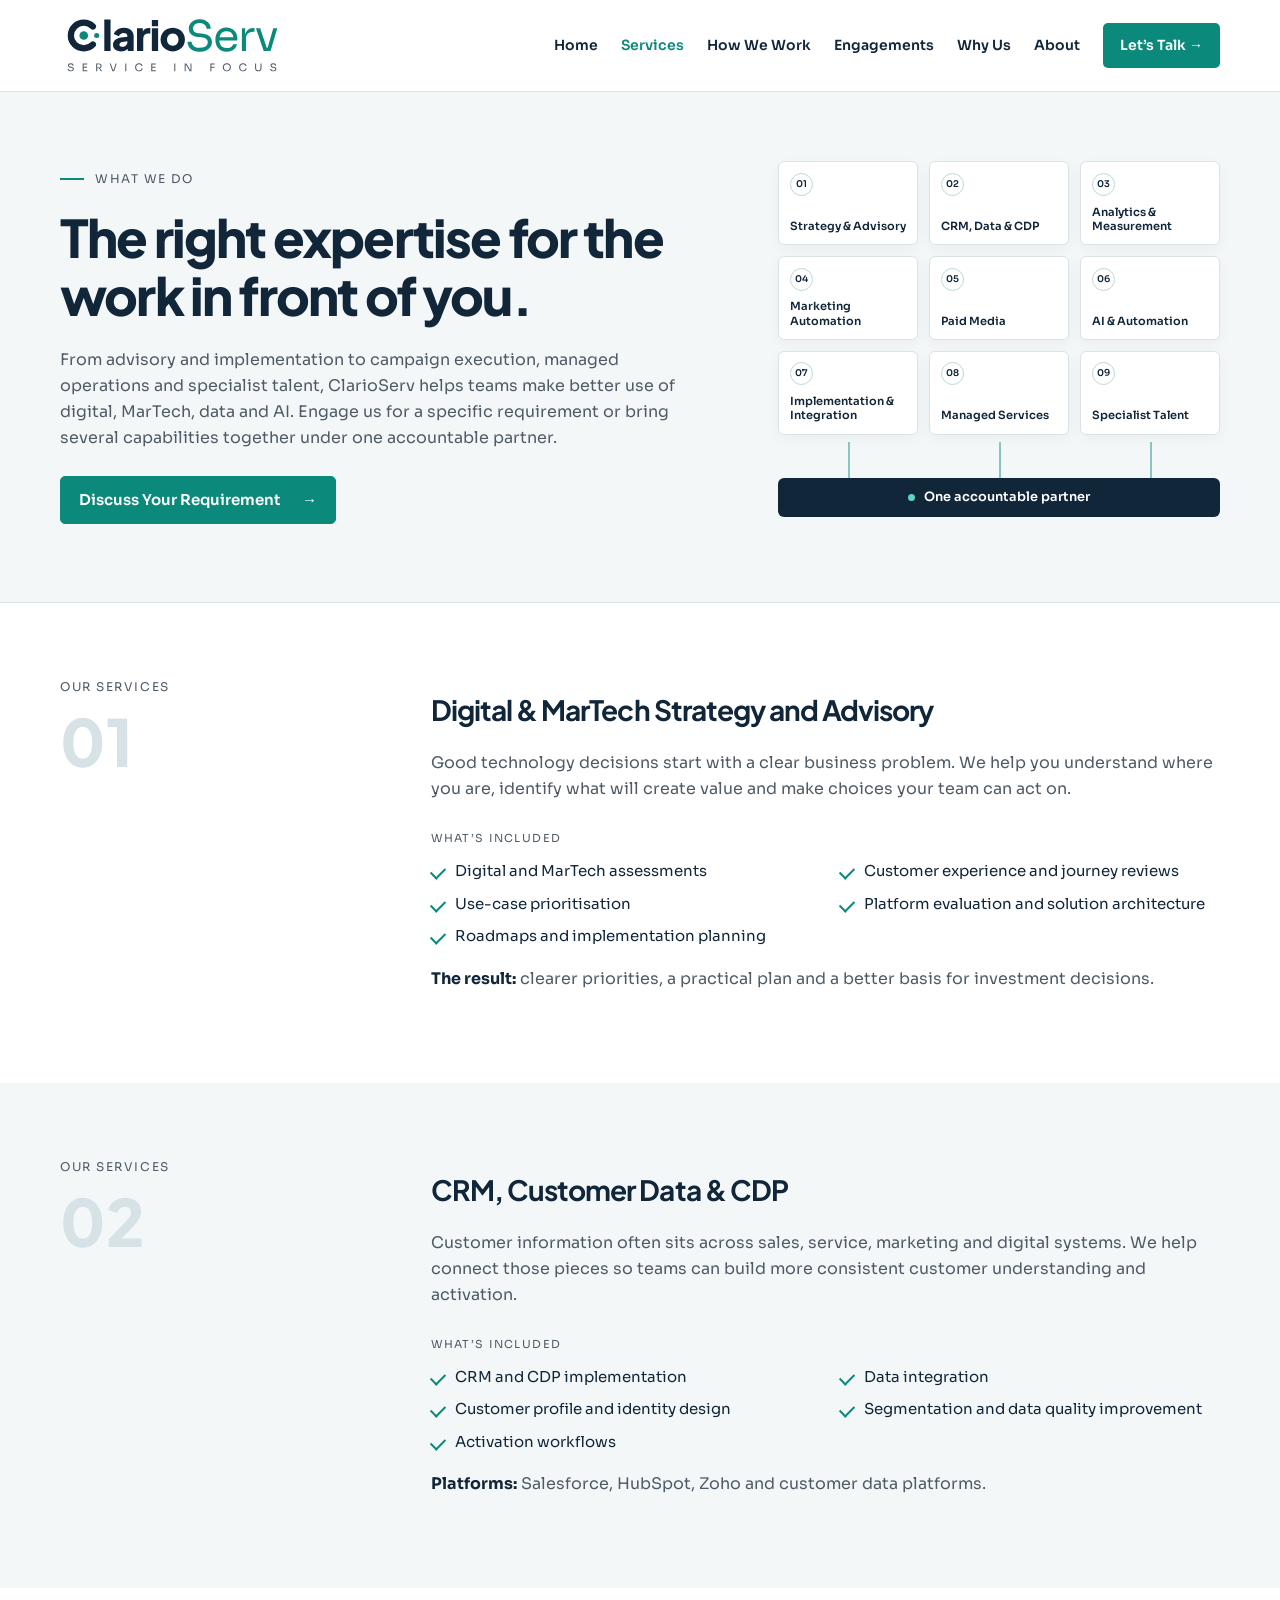
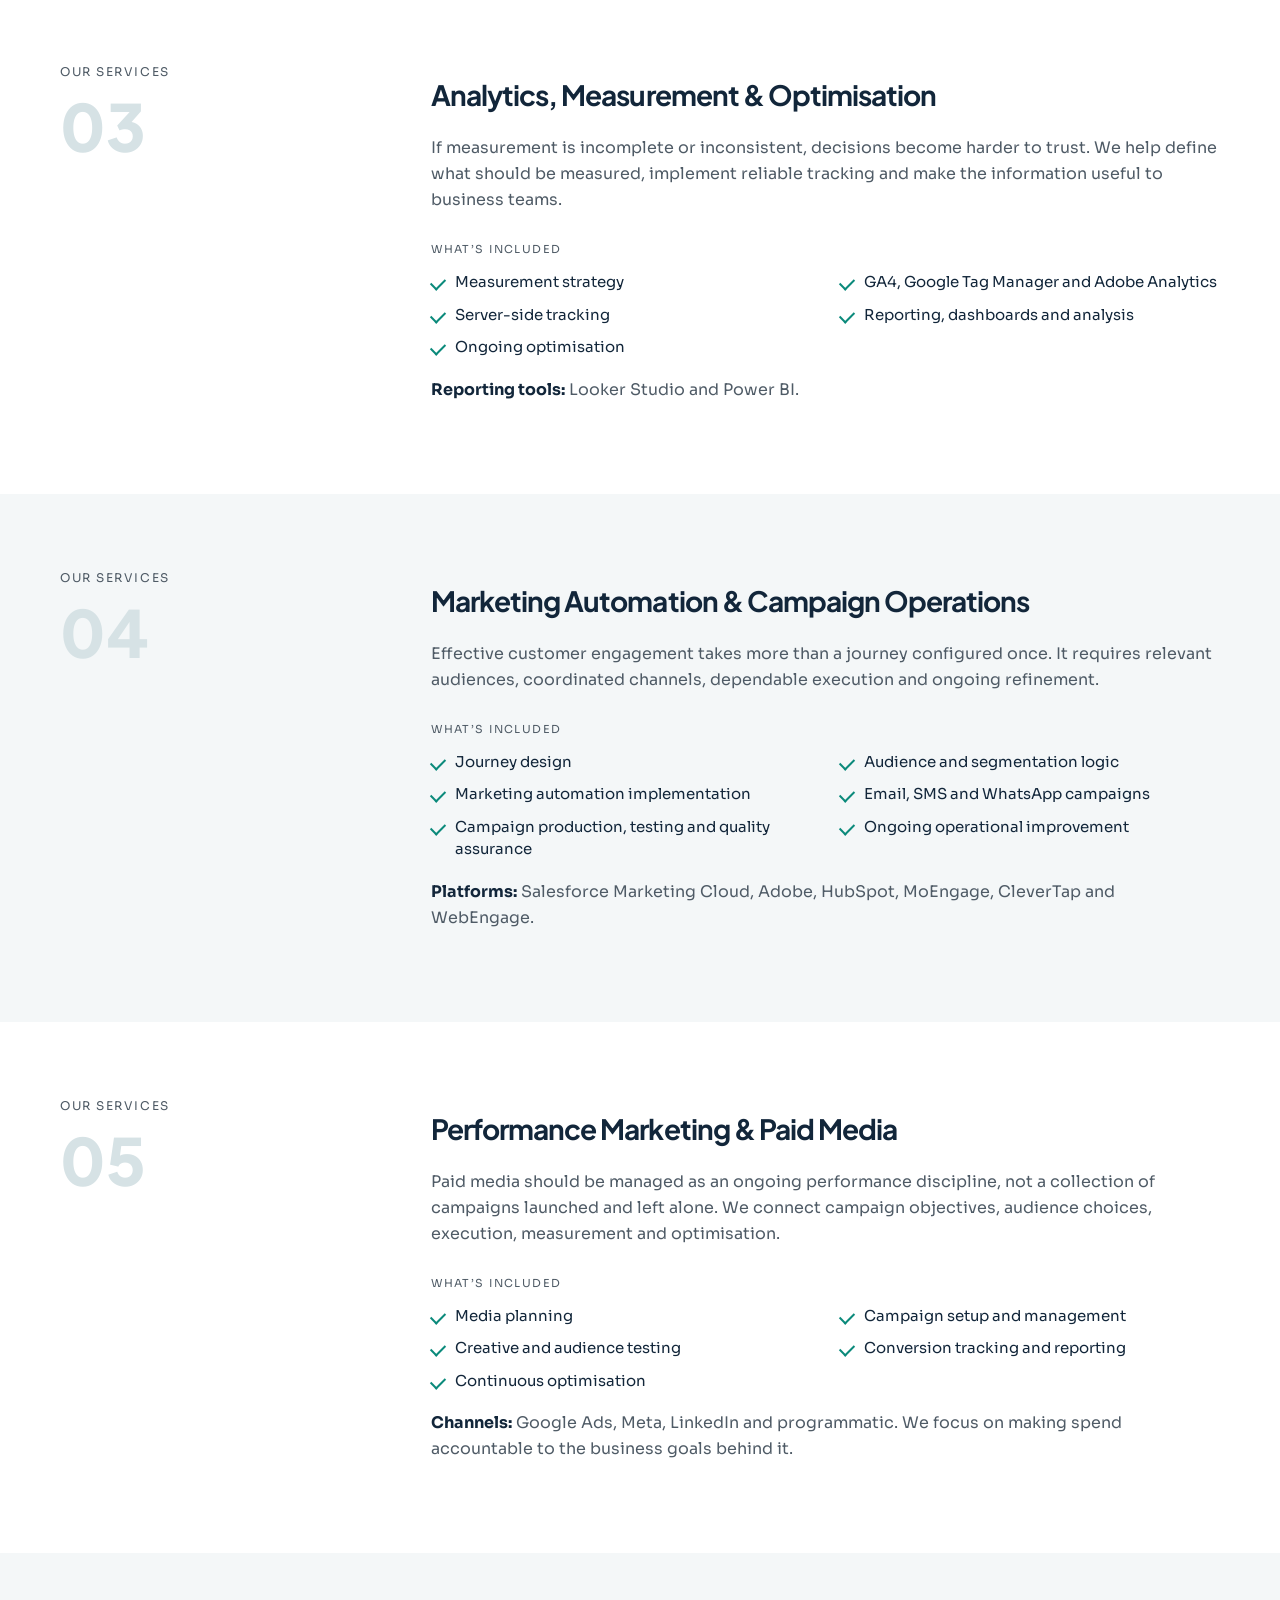
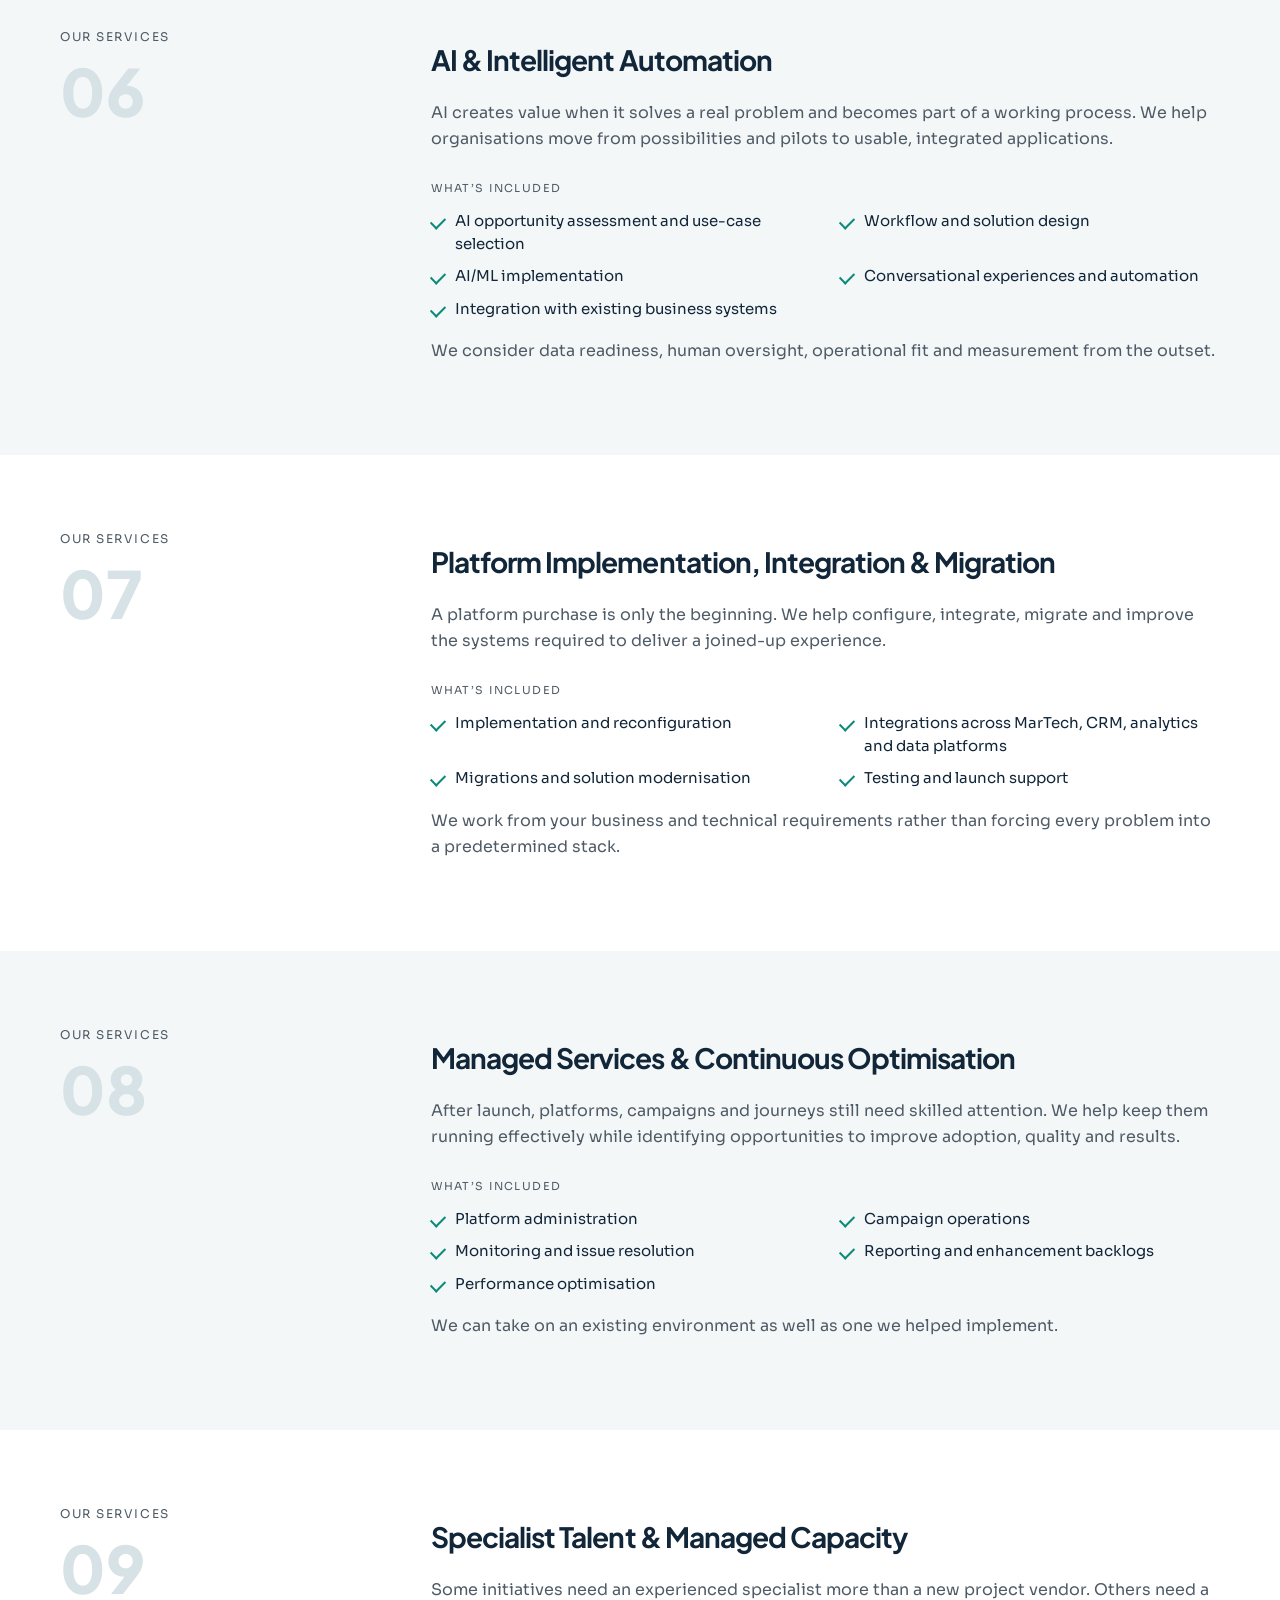
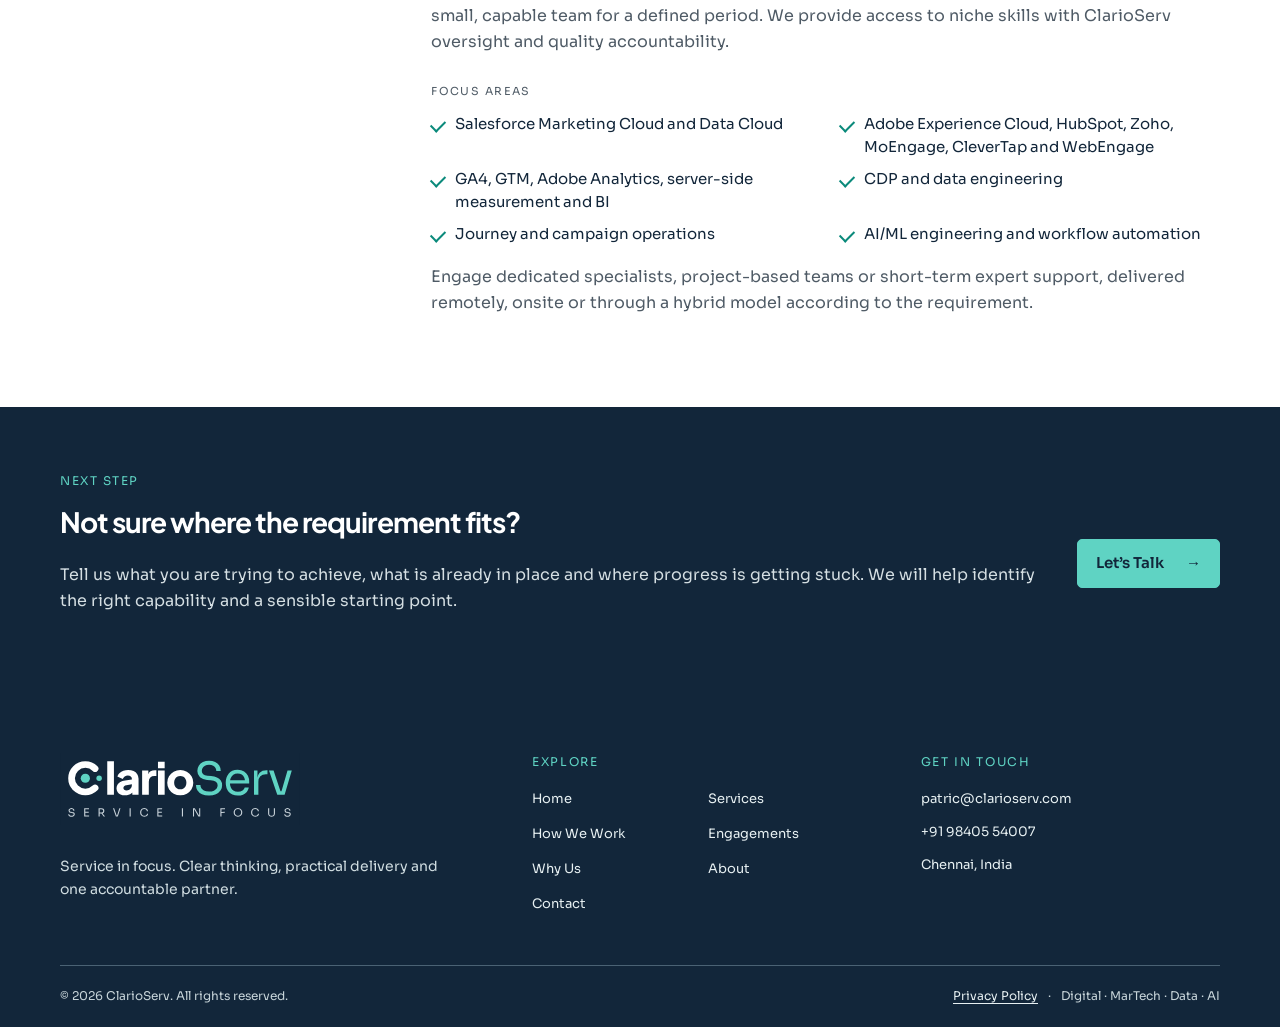
<file: services.html>
<!DOCTYPE html>

<html lang="en"><head><meta charset="utf-8"/><meta content="width=device-width, initial-scale=1" name="viewport"/><meta content="#12263A" name="theme-color"/><meta content="Digital and MarTech advisory, CRM and CDP, analytics, marketing automation, paid media, AI, platform implementation, managed services and specialist talent from ClarioServ." name="description"/><link href="https://clarioserv.com/services.html" rel="canonical"/><meta content="website" property="og:type"/><meta content="ClarioServ" property="og:site_name"/><meta content="Services | ClarioServ" property="og:title"/><meta content="Digital and MarTech advisory, CRM and CDP, analytics, marketing automation, paid media, AI, platform implementation, managed services and specialist talent from ClarioServ." property="og:description"/><meta content="https://clarioserv.com/services.html" property="og:url"/><meta content="https://clarioserv.com/assets/og-image.png" property="og:image"/><meta content="1200" property="og:image:width"/><meta content="630" property="og:image:height"/><meta content="ClarioServ — Service in focus" property="og:image:alt"/><meta content="en_IN" property="og:locale"/><meta content="summary_large_image" name="twitter:card"/><meta content="Services | ClarioServ" name="twitter:title"/><meta content="Digital and MarTech advisory, CRM and CDP, analytics, marketing automation, paid media, AI, platform implementation, managed services and specialist talent from ClarioServ." name="twitter:description"/><meta content="https://clarioserv.com/assets/og-image.png" name="twitter:image"/><title>Services | ClarioServ</title><link href="assets/styles.css" rel="stylesheet"/><script defer="" src="assets/site.js"></script><link href="https://fonts.googleapis.com" rel="preconnect"/><link crossorigin="anonymous" href="https://fonts.gstatic.com" rel="preconnect"/><link href="https://fonts.googleapis.com/css2?family=Plus+Jakarta+Sans:wght@700;800&amp;family=Sora:wght@400;600&amp;display=swap" rel="stylesheet"/><link href="assets/logos/ClarioServ-Symbol.svg" rel="icon" type="image/svg+xml"/><link href="assets/logos/ClarioServ-AppIcon-Navy.svg" rel="apple-touch-icon"/><script type="application/ld+json">{"@context":"https://schema.org","@graph":[{"@type":"WebPage","@id":"https://clarioserv.com/services.html#webpage","url":"https://clarioserv.com/services.html","name":"Services | ClarioServ","description":"Digital and MarTech advisory, CRM and CDP, analytics, marketing automation, paid media, AI, platform implementation, managed services and specialist talent from ClarioServ.","isPartOf":{"@id":"https://clarioserv.com/#website"},"about":{"@id":"https://clarioserv.com/#organization"},"inLanguage":"en-IN","mainEntity":{"@id":"https://clarioserv.com/services.html#services"}},{"@type":"ProfessionalService","@id":"https://clarioserv.com/#organization","name":"ClarioServ","url":"https://clarioserv.com/","slogan":"Service in focus.","description":"ClarioServ is a Chennai-based digital, MarTech, data and AI services company that connects strategy, implementation and ongoing optimisation through one accountable partner.","logo":{"@type":"ImageObject","url":"https://clarioserv.com/assets/logos/ClarioServ-Logo-Primary.svg"},"image":"https://clarioserv.com/assets/og-image.png","email":"patric@clarioserv.com","telephone":"+91 98405 54007","address":{"@type":"PostalAddress","addressLocality":"Chennai","addressRegion":"Tamil Nadu","addressCountry":"IN"},"areaServed":[{"@type":"Country","name":"India"},{"@type":"Place","name":"Worldwide"}],"founder":{"@id":"https://clarioserv.com/#patric-charles"},"knowsAbout":["MarTech strategy","Customer relationship management (CRM)","Customer data platforms (CDP)","Marketing automation","Digital analytics","Google Analytics 4","Performance marketing","Artificial intelligence","Salesforce Marketing Cloud","Adobe Experience Cloud","HubSpot","MoEngage","CleverTap","WebEngage"],"contactPoint":{"@type":"ContactPoint","contactType":"sales","email":"patric@clarioserv.com","telephone":"+91 98405 54007","areaServed":"Worldwide","availableLanguage":"English"}},{"@type":"WebSite","@id":"https://clarioserv.com/#website","url":"https://clarioserv.com/","name":"ClarioServ","publisher":{"@id":"https://clarioserv.com/#organization"},"inLanguage":"en-IN"},{"@type":"ItemList","@id":"https://clarioserv.com/services.html#services","name":"ClarioServ services","itemListElement":[{"@type":"ListItem","position":1,"item":{"@type":"Service","@id":"https://clarioserv.com/services.html#digital-martech-strategy-and-advisory","name":"Digital & MarTech Strategy and Advisory","description":"Assessments, journey reviews, use-case prioritisation, platform evaluation, solution architecture and roadmaps.","url":"https://clarioserv.com/services.html#digital-martech-strategy-and-advisory","provider":{"@id":"https://clarioserv.com/#organization"},"areaServed":"Worldwide"}},{"@type":"ListItem","position":2,"item":{"@type":"Service","@id":"https://clarioserv.com/services.html#crm-customer-data-cdp","name":"CRM, Customer Data & CDP","description":"CRM and CDP implementation, data integration, identity design, segmentation and activation workflows.","url":"https://clarioserv.com/services.html#crm-customer-data-cdp","provider":{"@id":"https://clarioserv.com/#organization"},"areaServed":"Worldwide"}},{"@type":"ListItem","position":3,"item":{"@type":"Service","@id":"https://clarioserv.com/services.html#analytics-measurement-optimisation","name":"Analytics, Measurement & Optimisation","description":"Measurement strategy, GA4, Google Tag Manager, Adobe Analytics, server-side tracking, reporting and dashboards.","url":"https://clarioserv.com/services.html#analytics-measurement-optimisation","provider":{"@id":"https://clarioserv.com/#organization"},"areaServed":"Worldwide"}},{"@type":"ListItem","position":4,"item":{"@type":"Service","@id":"https://clarioserv.com/services.html#marketing-automation-campaign-operations","name":"Marketing Automation & Campaign Operations","description":"Journey design, segmentation, marketing automation and email, SMS and WhatsApp campaign operations.","url":"https://clarioserv.com/services.html#marketing-automation-campaign-operations","provider":{"@id":"https://clarioserv.com/#organization"},"areaServed":"Worldwide"}},{"@type":"ListItem","position":5,"item":{"@type":"Service","@id":"https://clarioserv.com/services.html#performance-marketing-paid-media","name":"Performance Marketing & Paid Media","description":"Media planning, campaign management, testing, conversion tracking and optimisation across Google Ads, Meta, LinkedIn and programmatic.","url":"https://clarioserv.com/services.html#performance-marketing-paid-media","provider":{"@id":"https://clarioserv.com/#organization"},"areaServed":"Worldwide"}},{"@type":"ListItem","position":6,"item":{"@type":"Service","@id":"https://clarioserv.com/services.html#ai-intelligent-automation","name":"AI & Intelligent Automation","description":"AI opportunity assessment, use-case selection, AI/ML implementation, conversational experiences and workflow integration.","url":"https://clarioserv.com/services.html#ai-intelligent-automation","provider":{"@id":"https://clarioserv.com/#organization"},"areaServed":"Worldwide"}},{"@type":"ListItem","position":7,"item":{"@type":"Service","@id":"https://clarioserv.com/services.html#platform-implementation-integration-migration","name":"Platform Implementation, Integration & Migration","description":"Implementation, integrations across MarTech, CRM, analytics and data platforms, migrations and launch support.","url":"https://clarioserv.com/services.html#platform-implementation-integration-migration","provider":{"@id":"https://clarioserv.com/#organization"},"areaServed":"Worldwide"}},{"@type":"ListItem","position":8,"item":{"@type":"Service","@id":"https://clarioserv.com/services.html#managed-services-continuous-optimisation","name":"Managed Services & Continuous Optimisation","description":"Platform administration, campaign operations, monitoring, issue resolution and performance optimisation.","url":"https://clarioserv.com/services.html#managed-services-continuous-optimisation","provider":{"@id":"https://clarioserv.com/#organization"},"areaServed":"Worldwide"}},{"@type":"ListItem","position":9,"item":{"@type":"Service","@id":"https://clarioserv.com/services.html#specialist-talent-managed-capacity","name":"Specialist Talent & Managed Capacity","description":"Dedicated specialists, project teams or short-term expert support in MarTech, analytics, data and AI.","url":"https://clarioserv.com/services.html#specialist-talent-managed-capacity","provider":{"@id":"https://clarioserv.com/#organization"},"areaServed":"Worldwide"}}]}]}</script></head><body><a class="skip-link" href="#main">Skip to content</a><header class="site-header"><div class="container nav-wrap"><a aria-label="ClarioServ home" class="logo brand-logo header-logo" href="index.html"><img alt="ClarioServ — Service in focus" class="brand-logo-image" height="68" src="assets/logos/ClarioServ-Logo-Primary.svg" width="225"/></a><a class="mobile-cta" href="contact.html">Let’s Talk</a><button aria-controls="site-nav" aria-expanded="false" aria-label="Toggle navigation" class="menu-toggle"><span></span><span></span><span></span></button><nav aria-label="Main navigation" class="site-nav" id="site-nav"><a href="index.html">Home</a><a aria-current="page" href="services.html">Services</a><a href="how-we-work.html">How We Work</a><a href="engagements.html">Engagements</a><a href="why-us.html">Why Us</a><a href="about.html">About</a><a class="nav-contact" href="contact.html">Let’s Talk <span aria-hidden="true">→</span></a></nav></div></header><main id="main"><section class="hero"><div class="container hero-grid"><div class="hero-content"><div class="eyebrow"><span class="eyebrow-line"></span>What we do</div><h1>The right expertise for the work in front of you.</h1><div class="hero-description"><p>From advisory and implementation to campaign execution, managed operations and specialist talent, ClarioServ helps teams make better use of digital, MarTech, data and AI. Engage us for a specific requirement or bring several capabilities together under one accountable partner.</p></div><div class="cta-row"><a class="btn btn-primary" href="contact.html">Discuss Your Requirement <span aria-hidden="true">→</span></a></div></div><div aria-label="Animation: nine ClarioServ capabilities light up in turn, all connected to one accountable partner" class="hero-art svc-art" role="img"><div class="svc-stage"><div class="svc-grid"><div class="svc-tile" style="--i:0"><span class="hero-chip-num">01</span><b>Strategy &amp; Advisory</b></div><div class="svc-tile" style="--i:1"><span class="hero-chip-num">02</span><b>CRM, Data &amp; CDP</b></div><div class="svc-tile" style="--i:2"><span class="hero-chip-num">03</span><b>Analytics &amp; Measurement</b></div><div class="svc-tile" style="--i:3"><span class="hero-chip-num">04</span><b>Marketing Automation</b></div><div class="svc-tile" style="--i:4"><span class="hero-chip-num">05</span><b>Paid Media</b></div><div class="svc-tile" style="--i:5"><span class="hero-chip-num">06</span><b>AI &amp; Automation</b></div><div class="svc-tile" style="--i:6"><span class="hero-chip-num">07</span><b>Implementation &amp; Integration</b></div><div class="svc-tile" style="--i:7"><span class="hero-chip-num">08</span><b>Managed Services</b></div><div class="svc-tile" style="--i:8"><span class="hero-chip-num">09</span><b>Specialist Talent</b></div></div><div class="svc-links"><span></span><span></span><span></span></div><div class="svc-bar"><span class="lens-goal-dot"></span>One accountable partner</div></div></div></div></section><section class="section service-entry" id="digital-martech-strategy-and-advisory"><div class="container editorial-grid"><div class="editorial-aside"><span class="section-label">OUR SERVICES</span><span class="section-num">01</span></div><div class="editorial-copy"><h2>Digital &amp; MarTech Strategy and Advisory</h2><p>Good technology decisions start with a clear business problem. We help you understand where you are, identify what will create value and make choices your team can act on.</p><div class="service-includes"><span class="scenario-label">What’s included</span><ul class="check-list"><li>Digital and MarTech assessments</li><li>Customer experience and journey reviews</li><li>Use-case prioritisation</li><li>Platform evaluation and solution architecture</li><li>Roadmaps and implementation planning</li></ul></div><p class="service-note"><strong>The result:</strong> clearer priorities, a practical plan and a better basis for investment decisions.</p></div></div></section><section class="section section-tint" id="crm-customer-data-cdp"><div class="container editorial-grid"><div class="editorial-aside"><span class="section-label">OUR SERVICES</span><span class="section-num">02</span></div><div class="editorial-copy"><h2>CRM, Customer Data &amp; CDP</h2><p>Customer information often sits across sales, service, marketing and digital systems. We help connect those pieces so teams can build more consistent customer understanding and activation.</p><div class="service-includes"><span class="scenario-label">What’s included</span><ul class="check-list"><li>CRM and CDP implementation</li><li>Data integration</li><li>Customer profile and identity design</li><li>Segmentation and data quality improvement</li><li>Activation workflows</li></ul></div><p class="service-note"><strong>Platforms:</strong> Salesforce, HubSpot, Zoho and customer data platforms.</p></div></div></section><section class="section" id="analytics-measurement-optimisation"><div class="container editorial-grid"><div class="editorial-aside"><span class="section-label">OUR SERVICES</span><span class="section-num">03</span></div><div class="editorial-copy"><h2>Analytics, Measurement &amp; Optimisation</h2><p>If measurement is incomplete or inconsistent, decisions become harder to trust. We help define what should be measured, implement reliable tracking and make the information useful to business teams.</p><div class="service-includes"><span class="scenario-label">What’s included</span><ul class="check-list"><li>Measurement strategy</li><li>GA4, Google Tag Manager and Adobe Analytics</li><li>Server-side tracking</li><li>Reporting, dashboards and analysis</li><li>Ongoing optimisation</li></ul></div><p class="service-note"><strong>Reporting tools:</strong> Looker Studio and Power BI.</p></div></div></section><section class="section section-tint" id="marketing-automation-campaign-operations"><div class="container editorial-grid"><div class="editorial-aside"><span class="section-label">OUR SERVICES</span><span class="section-num">04</span></div><div class="editorial-copy"><h2>Marketing Automation &amp; Campaign Operations</h2><p>Effective customer engagement takes more than a journey configured once. It requires relevant audiences, coordinated channels, dependable execution and ongoing refinement.</p><div class="service-includes"><span class="scenario-label">What’s included</span><ul class="check-list"><li>Journey design</li><li>Audience and segmentation logic</li><li>Marketing automation implementation</li><li>Email, SMS and WhatsApp campaigns</li><li>Campaign production, testing and quality assurance</li><li>Ongoing operational improvement</li></ul></div><p class="service-note"><strong>Platforms:</strong> Salesforce Marketing Cloud, Adobe, HubSpot, MoEngage, CleverTap and WebEngage.</p></div></div></section><section class="section" id="performance-marketing-paid-media"><div class="container editorial-grid"><div class="editorial-aside"><span class="section-label">OUR SERVICES</span><span class="section-num">05</span></div><div class="editorial-copy"><h2>Performance Marketing &amp; Paid Media</h2><p>Paid media should be managed as an ongoing performance discipline, not a collection of campaigns launched and left alone. We connect campaign objectives, audience choices, execution, measurement and optimisation.</p><div class="service-includes"><span class="scenario-label">What’s included</span><ul class="check-list"><li>Media planning</li><li>Campaign setup and management</li><li>Creative and audience testing</li><li>Conversion tracking and reporting</li><li>Continuous optimisation</li></ul></div><p class="service-note"><strong>Channels:</strong> Google Ads, Meta, LinkedIn and programmatic. We focus on making spend accountable to the business goals behind it.</p></div></div></section><section class="section section-tint" id="ai-intelligent-automation"><div class="container editorial-grid"><div class="editorial-aside"><span class="section-label">OUR SERVICES</span><span class="section-num">06</span></div><div class="editorial-copy"><h2>AI &amp; Intelligent Automation</h2><p>AI creates value when it solves a real problem and becomes part of a working process. We help organisations move from possibilities and pilots to usable, integrated applications.</p><div class="service-includes"><span class="scenario-label">What’s included</span><ul class="check-list"><li>AI opportunity assessment and use-case selection</li><li>Workflow and solution design</li><li>AI/ML implementation</li><li>Conversational experiences and automation</li><li>Integration with existing business systems</li></ul></div><p class="service-note">We consider data readiness, human oversight, operational fit and measurement from the outset.</p></div></div></section><section class="section" id="platform-implementation-integration-migration"><div class="container editorial-grid"><div class="editorial-aside"><span class="section-label">OUR SERVICES</span><span class="section-num">07</span></div><div class="editorial-copy"><h2>Platform Implementation, Integration &amp; Migration</h2><p>A platform purchase is only the beginning. We help configure, integrate, migrate and improve the systems required to deliver a joined-up experience.</p><div class="service-includes"><span class="scenario-label">What’s included</span><ul class="check-list"><li>Implementation and reconfiguration</li><li>Integrations across MarTech, CRM, analytics and data platforms</li><li>Migrations and solution modernisation</li><li>Testing and launch support</li></ul></div><p class="service-note">We work from your business and technical requirements rather than forcing every problem into a predetermined stack.</p></div></div></section><section class="section section-tint" id="managed-services-continuous-optimisation"><div class="container editorial-grid"><div class="editorial-aside"><span class="section-label">OUR SERVICES</span><span class="section-num">08</span></div><div class="editorial-copy"><h2>Managed Services &amp; Continuous Optimisation</h2><p>After launch, platforms, campaigns and journeys still need skilled attention. We help keep them running effectively while identifying opportunities to improve adoption, quality and results.</p><div class="service-includes"><span class="scenario-label">What’s included</span><ul class="check-list"><li>Platform administration</li><li>Campaign operations</li><li>Monitoring and issue resolution</li><li>Reporting and enhancement backlogs</li><li>Performance optimisation</li></ul></div><p class="service-note">We can take on an existing environment as well as one we helped implement.</p></div></div></section><section class="section" id="specialist-talent-managed-capacity"><div class="container editorial-grid"><div class="editorial-aside"><span class="section-label">OUR SERVICES</span><span class="section-num">09</span></div><div class="editorial-copy"><h2>Specialist Talent &amp; Managed Capacity</h2><p>Some initiatives need an experienced specialist more than a new project vendor. Others need a small, capable team for a defined period. We provide access to niche skills with ClarioServ oversight and quality accountability.</p><div class="service-includes"><span class="scenario-label">Focus areas</span><ul class="check-list"><li>Salesforce Marketing Cloud and Data Cloud</li><li>Adobe Experience Cloud, HubSpot, Zoho, MoEngage, CleverTap and WebEngage</li><li>GA4, GTM, Adobe Analytics, server-side measurement and BI</li><li>CDP and data engineering</li><li>Journey and campaign operations</li><li>AI/ML engineering and workflow automation</li></ul></div><p>Engage dedicated specialists, project-based teams or short-term expert support, delivered remotely, onsite or through a hybrid model according to the requirement.</p></div></div></section><section class="closing-section" id="not-sure-where-the-requirement-fits"><div class="container closing-inner"><div><span class="section-label">NEXT STEP</span><h2>Not sure where the requirement fits?</h2><p>Tell us what you are trying to achieve, what is already in place and where progress is getting stuck. We will help identify the right capability and a sensible starting point.</p></div><div class="cta-row"><a class="btn btn-primary" href="contact.html">Let’s Talk <span aria-hidden="true">→</span></a></div></div></section></main><footer class="site-footer"><div class="container"><div class="footer-top footer-grid footer-grid-3"><div><a class="logo brand-logo footer-logo" href="index.html"><img alt="ClarioServ — Service in focus" class="brand-logo-image" height="68" src="assets/logos/ClarioServ-Logo-Reversed.svg" width="225"/></a><p>Service in focus. Clear thinking, practical delivery and one accountable partner.</p></div><div class="footer-nav-group"><span class="footer-heading">Explore</span><div aria-label="Footer navigation" class="footer-links"><a href="index.html">Home</a><a href="services.html">Services</a><a href="how-we-work.html">How We Work</a><a href="engagements.html">Engagements</a><a href="why-us.html">Why Us</a><a href="about.html">About</a><a href="contact.html">Contact</a></div></div><div class="footer-contact-group"><span class="footer-heading">Get in touch</span><ul class="footer-contact"><li><a href="mailto:patric@clarioserv.com">patric@clarioserv.com</a></li><li data-contact="phone"><a href="tel:+919840554007">+91 98405 54007</a></li><li>Chennai, India</li></ul></div></div><div class="footer-bottom"><span>© <span id="year">2026</span> ClarioServ. All rights reserved.</span><span class="footer-legal"><a href="privacy.html">Privacy Policy</a><span aria-hidden="true">·</span><span>Digital · MarTech · Data · AI</span></span></div></div></footer></body></html>
</file>
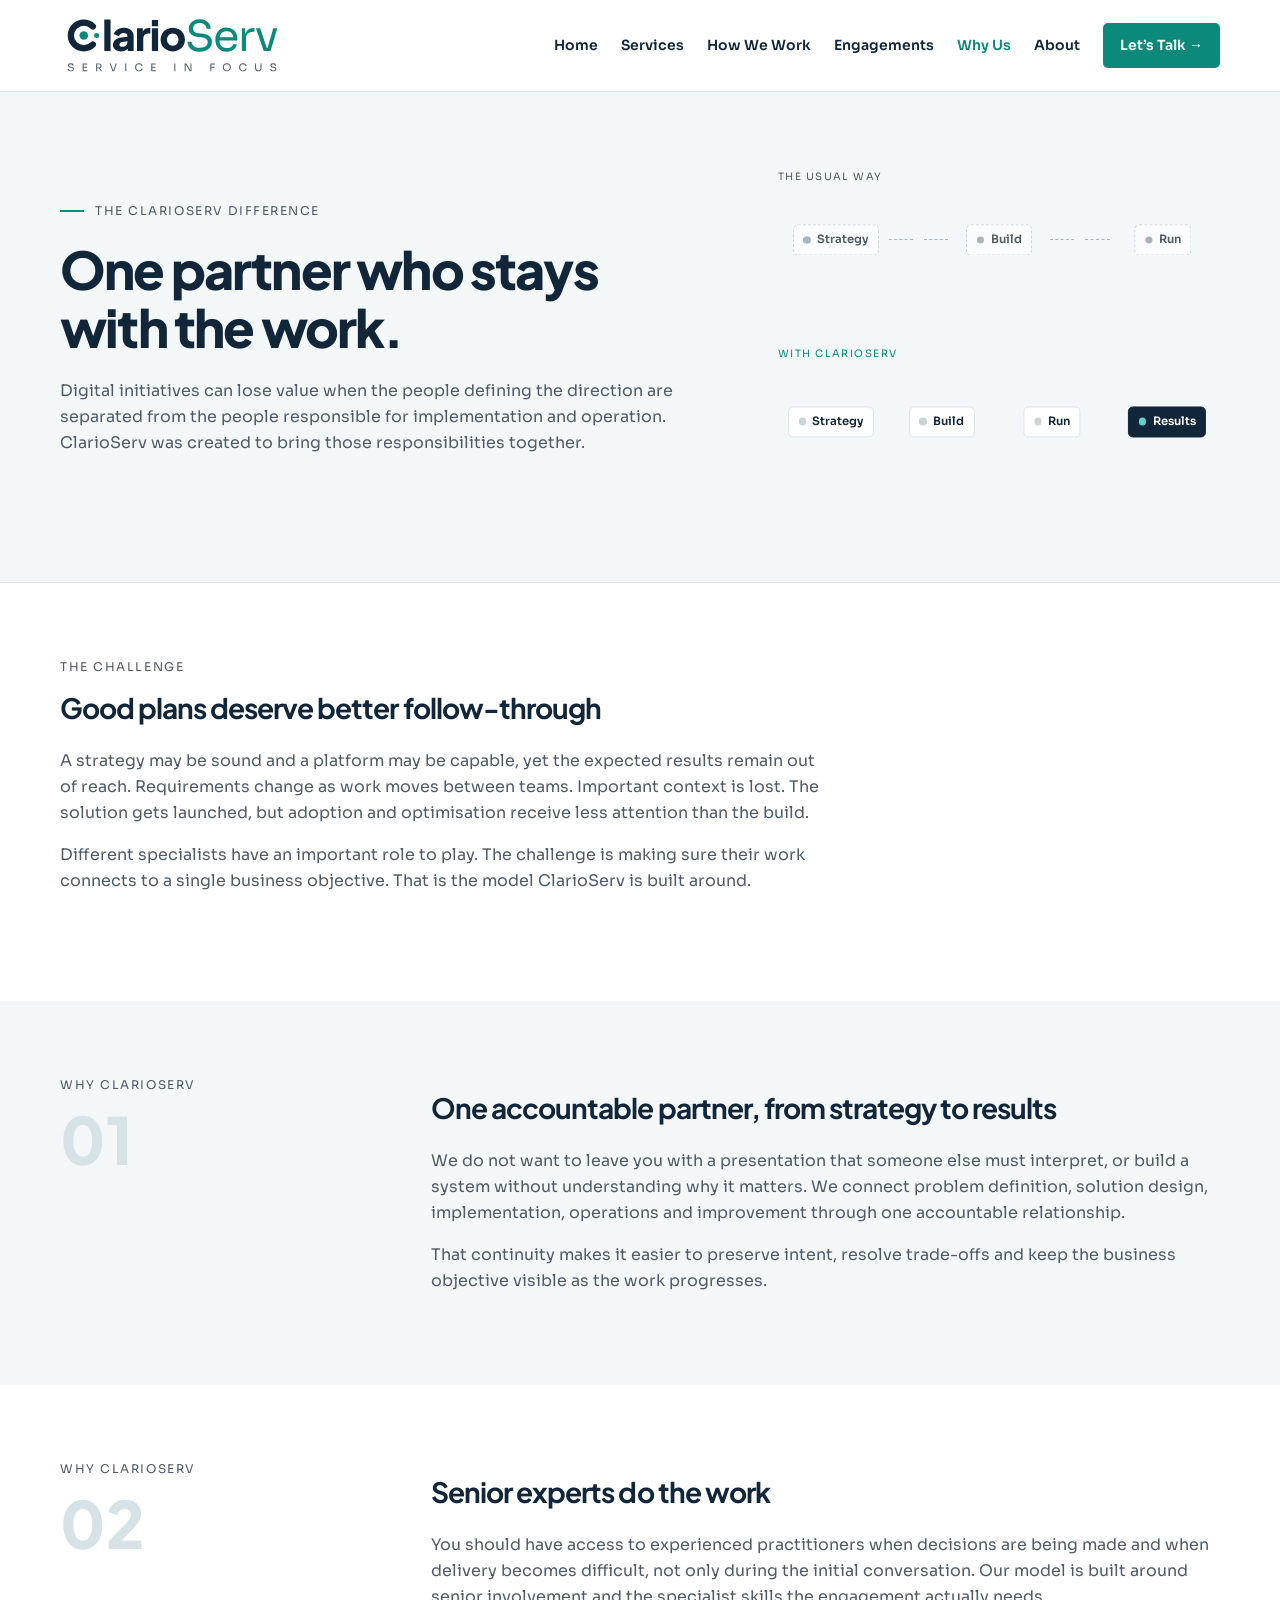
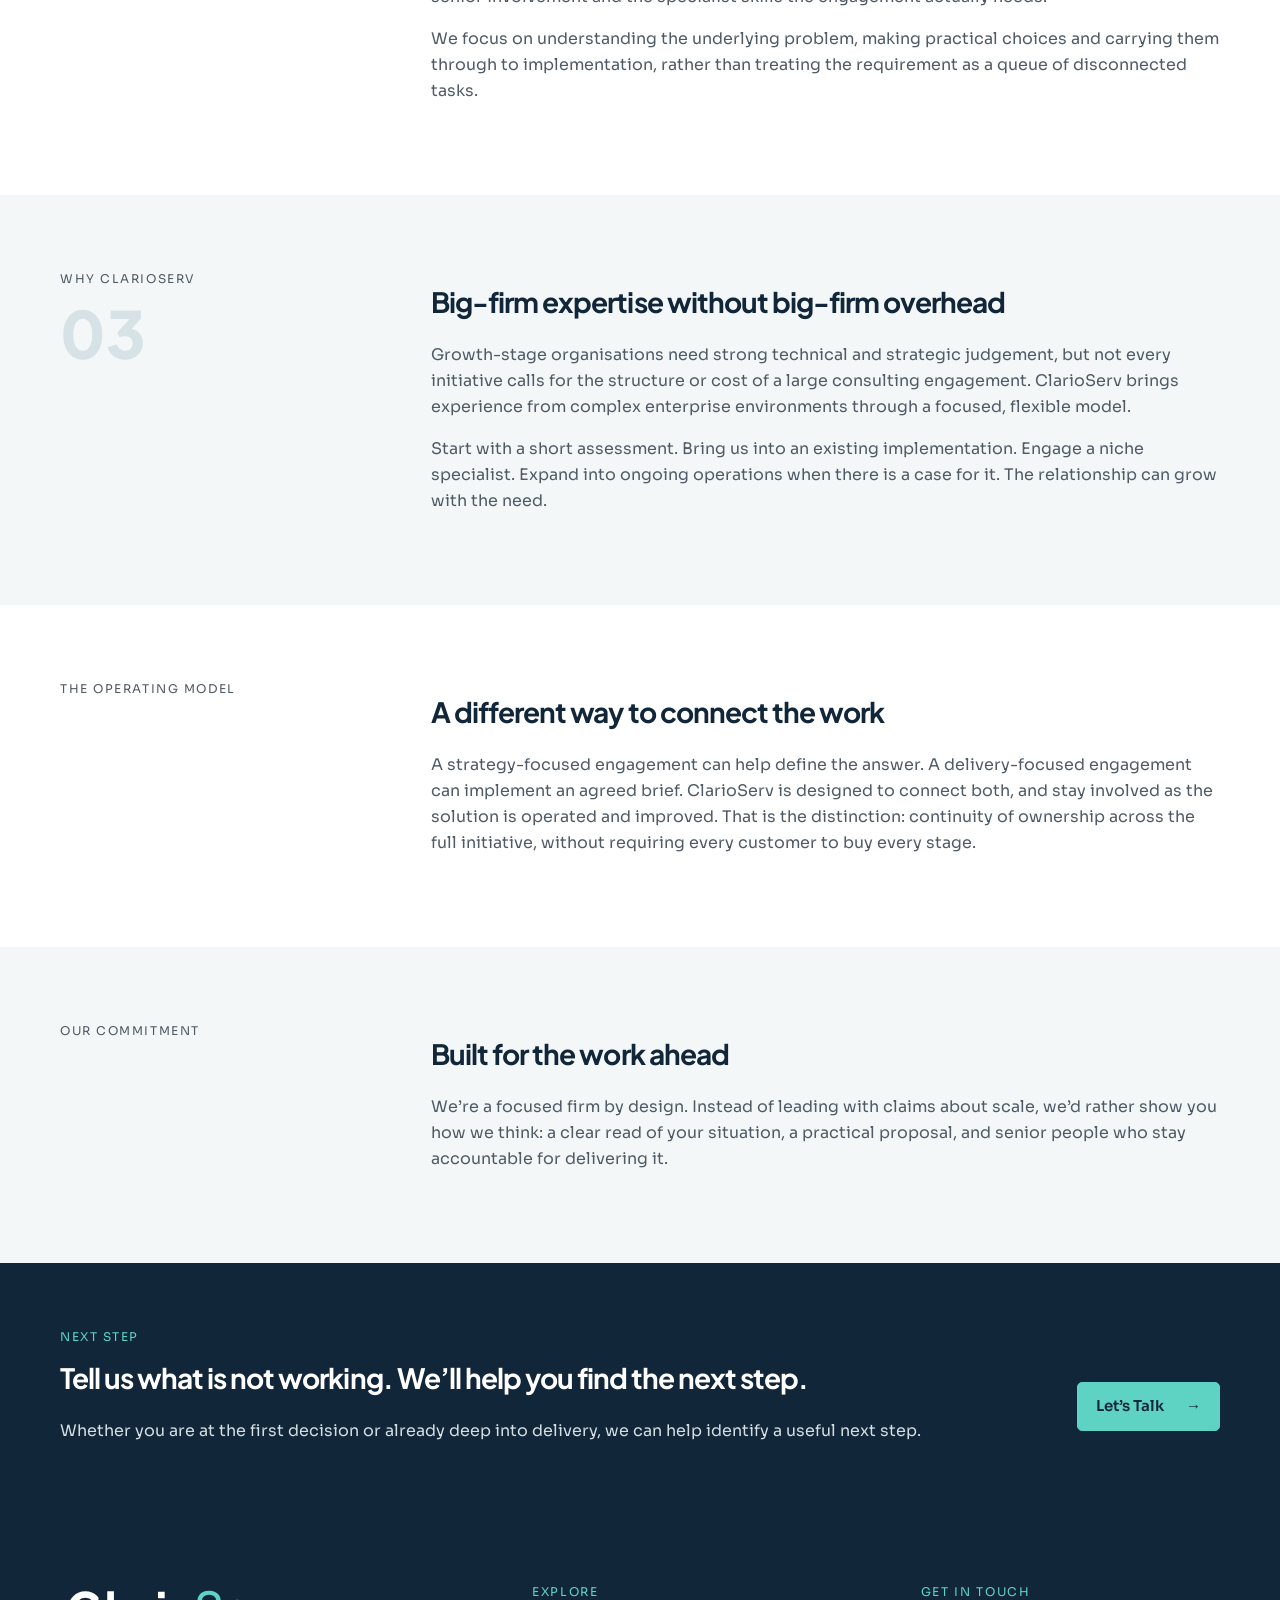
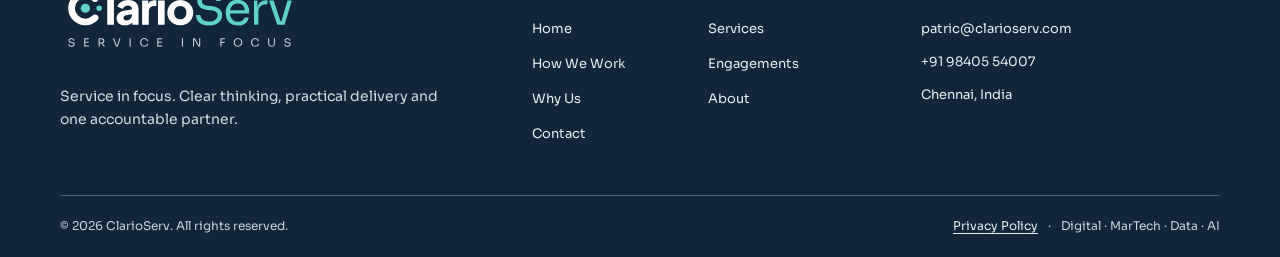
<file: why-us.html>
<!DOCTYPE html>

<html lang="en"><head><meta charset="utf-8"/><meta content="width=device-width, initial-scale=1" name="viewport"/><meta content="#12263A" name="theme-color"/><meta content="Why ClarioServ: one accountable partner from strategy to results, senior practitioners in the work, and enterprise experience through a focused, flexible model." name="description"/><link href="https://clarioserv.com/why-us.html" rel="canonical"/><meta content="website" property="og:type"/><meta content="ClarioServ" property="og:site_name"/><meta content="Why ClarioServ | ClarioServ" property="og:title"/><meta content="Why ClarioServ: one accountable partner from strategy to results, senior practitioners in the work, and enterprise experience through a focused, flexible model." property="og:description"/><meta content="https://clarioserv.com/why-us.html" property="og:url"/><meta content="https://clarioserv.com/assets/og-image.png" property="og:image"/><meta content="1200" property="og:image:width"/><meta content="630" property="og:image:height"/><meta content="ClarioServ — Service in focus" property="og:image:alt"/><meta content="en_IN" property="og:locale"/><meta content="summary_large_image" name="twitter:card"/><meta content="Why ClarioServ | ClarioServ" name="twitter:title"/><meta content="Why ClarioServ: one accountable partner from strategy to results, senior practitioners in the work, and enterprise experience through a focused, flexible model." name="twitter:description"/><meta content="https://clarioserv.com/assets/og-image.png" name="twitter:image"/><title>Why ClarioServ | ClarioServ</title><link href="assets/styles.css" rel="stylesheet"/><script defer="" src="assets/site.js"></script><link href="https://fonts.googleapis.com" rel="preconnect"/><link crossorigin="anonymous" href="https://fonts.gstatic.com" rel="preconnect"/><link href="https://fonts.googleapis.com/css2?family=Plus+Jakarta+Sans:wght@700;800&amp;family=Sora:wght@400;600&amp;display=swap" rel="stylesheet"/><link href="assets/logos/ClarioServ-Symbol.svg" rel="icon" type="image/svg+xml"/><link href="assets/logos/ClarioServ-AppIcon-Navy.svg" rel="apple-touch-icon"/><script type="application/ld+json">{"@context":"https://schema.org","@graph":[{"@type":"WebPage","@id":"https://clarioserv.com/why-us.html#webpage","url":"https://clarioserv.com/why-us.html","name":"Why ClarioServ | ClarioServ","description":"Why ClarioServ: one accountable partner from strategy to results, senior practitioners in the work, and enterprise experience through a focused, flexible model.","isPartOf":{"@id":"https://clarioserv.com/#website"},"about":{"@id":"https://clarioserv.com/#organization"},"inLanguage":"en-IN"},{"@type":"ProfessionalService","@id":"https://clarioserv.com/#organization","name":"ClarioServ","url":"https://clarioserv.com/","slogan":"Service in focus.","description":"ClarioServ is a Chennai-based digital, MarTech, data and AI services company that connects strategy, implementation and ongoing optimisation through one accountable partner.","logo":{"@type":"ImageObject","url":"https://clarioserv.com/assets/logos/ClarioServ-Logo-Primary.svg"},"image":"https://clarioserv.com/assets/og-image.png","email":"patric@clarioserv.com","telephone":"+91 98405 54007","address":{"@type":"PostalAddress","addressLocality":"Chennai","addressRegion":"Tamil Nadu","addressCountry":"IN"},"areaServed":[{"@type":"Country","name":"India"},{"@type":"Place","name":"Worldwide"}],"founder":{"@id":"https://clarioserv.com/#patric-charles"},"knowsAbout":["MarTech strategy","Customer relationship management (CRM)","Customer data platforms (CDP)","Marketing automation","Digital analytics","Google Analytics 4","Performance marketing","Artificial intelligence","Salesforce Marketing Cloud","Adobe Experience Cloud","HubSpot","MoEngage","CleverTap","WebEngage"],"contactPoint":{"@type":"ContactPoint","contactType":"sales","email":"patric@clarioserv.com","telephone":"+91 98405 54007","areaServed":"Worldwide","availableLanguage":"English"}},{"@type":"WebSite","@id":"https://clarioserv.com/#website","url":"https://clarioserv.com/","name":"ClarioServ","publisher":{"@id":"https://clarioserv.com/#organization"},"inLanguage":"en-IN"}]}</script></head><body><a class="skip-link" href="#main">Skip to content</a><header class="site-header"><div class="container nav-wrap"><a aria-label="ClarioServ home" class="logo brand-logo header-logo" href="index.html"><img alt="ClarioServ — Service in focus" class="brand-logo-image" height="68" src="assets/logos/ClarioServ-Logo-Primary.svg" width="225"/></a><a class="mobile-cta" href="contact.html">Let’s Talk</a><button aria-controls="site-nav" aria-expanded="false" aria-label="Toggle navigation" class="menu-toggle"><span></span><span></span><span></span></button><nav aria-label="Main navigation" class="site-nav" id="site-nav"><a href="index.html">Home</a><a href="services.html">Services</a><a href="how-we-work.html">How We Work</a><a href="engagements.html">Engagements</a><a aria-current="page" href="why-us.html">Why Us</a><a href="about.html">About</a><a class="nav-contact" href="contact.html">Let’s Talk <span aria-hidden="true">→</span></a></nav></div></header><main id="main"><section class="hero"><div class="container hero-grid"><div class="hero-content"><div class="eyebrow"><span class="eyebrow-line"></span>The ClarioServ difference</div><h1>One partner who stays with the work.</h1><div class="hero-description"><p>Digital initiatives can lose value when the people defining the direction are separated from the people responsible for implementation and operation. ClarioServ was created to bring those responsibilities together.</p></div></div><div aria-label="Animation: in the usual model, context is lost at each hand-off between strategy, build and run; with ClarioServ one continuous line runs from strategy to results" class="hero-art why-art" role="img"><div class="why-stage"><span class="why-cap why-cap-top">The usual way</span><div class="why-chip why-chip-muted" style="--x:13;--y:17"><span class="sat-dot"></span>Strategy</div><div class="why-chip why-chip-muted" style="--x:50;--y:17"><span class="sat-dot"></span>Build</div><div class="why-chip why-chip-muted" style="--x:87;--y:17"><span class="sat-dot"></span>Run</div><span class="why-seg" style="--x:25;--w:5.5"></span><span class="why-seg why-seg-r" style="--x:33;--w:5.5"></span><span class="why-seg" style="--x:61.5;--w:5.5"></span><span class="why-seg why-seg-r" style="--x:69.5;--w:5.5"></span><span class="why-lost" style="--x:31.7">Context lost</span><span class="why-lost" style="--x:68.2">Context lost</span><span class="why-cap why-cap-bottom">With ClarioServ</span><span class="why-line"></span><div class="why-chip why-node" style="--x:12;--y:58;--anim:whyN0;--dotanim:whyD0"><span class="sat-dot"></span>Strategy</div><div class="why-chip why-node" style="--x:37;--y:58;--anim:whyN1;--dotanim:whyD1"><span class="sat-dot"></span>Build</div><div class="why-chip why-node" style="--x:62;--y:58;--anim:whyN2;--dotanim:whyD2"><span class="sat-dot"></span>Run</div><div class="why-chip why-node why-node-end" style="--x:88;--y:58;--anim:whyN3"><span class="sat-dot"></span>Results</div></div></div></div></section><section class="section" id="good-plans-deserve-better-follow-through"><div class="container"><div class="section-head"><span class="section-label">THE CHALLENGE</span><h2>Good plans deserve better follow-through</h2><div class="section-intro"><p>A strategy may be sound and a platform may be capable, yet the expected results remain out of reach. Requirements change as work moves between teams. Important context is lost. The solution gets launched, but adoption and optimisation receive less attention than the build.</p><p>Different specialists have an important role to play. The challenge is making sure their work connects to a single business objective. That is the model ClarioServ is built around.</p></div></div></div></section><section class="section section-tint" id="01-one-accountable-partner-from-strategy-to-results"><div class="container editorial-grid"><div class="editorial-aside"><span class="section-label">WHY CLARIOSERV</span><span class="section-num">01</span></div><div class="editorial-copy"><h2>One accountable partner, from strategy to results</h2><p>We do not want to leave you with a presentation that someone else must interpret, or build a system without understanding why it matters. We connect problem definition, solution design, implementation, operations and improvement through one accountable relationship.</p><p>That continuity makes it easier to preserve intent, resolve trade-offs and keep the business objective visible as the work progresses.</p></div></div></section><section class="section" id="02-senior-experts-do-the-work"><div class="container editorial-grid"><div class="editorial-aside"><span class="section-label">WHY CLARIOSERV</span><span class="section-num">02</span></div><div class="editorial-copy"><h2>Senior experts do the work</h2><p>You should have access to experienced practitioners when decisions are being made and when delivery becomes difficult, not only during the initial conversation. Our model is built around senior involvement and the specialist skills the engagement actually needs.</p><p>We focus on understanding the underlying problem, making practical choices and carrying them through to implementation, rather than treating the requirement as a queue of disconnected tasks.</p></div></div></section><section class="section section-tint" id="03-big-firm-expertise-without-big-firm-overhead"><div class="container editorial-grid"><div class="editorial-aside"><span class="section-label">WHY CLARIOSERV</span><span class="section-num">03</span></div><div class="editorial-copy"><h2>Big-firm expertise without big-firm overhead</h2><p>Growth-stage organisations need strong technical and strategic judgement, but not every initiative calls for the structure or cost of a large consulting engagement. ClarioServ brings experience from complex enterprise environments through a focused, flexible model.</p><p>Start with a short assessment. Bring us into an existing implementation. Engage a niche specialist. Expand into ongoing operations when there is a case for it. The relationship can grow with the need.</p></div></div></section><section class="section" id="a-different-way-to-connect-the-work"><div class="container editorial-grid"><div class="editorial-aside"><span class="section-label">THE OPERATING MODEL</span></div><div class="editorial-copy"><h2>A different way to connect the work</h2><p>A strategy-focused engagement can help define the answer. A delivery-focused engagement can implement an agreed brief. ClarioServ is designed to connect both, and stay involved as the solution is operated and improved. That is the distinction: continuity of ownership across the full initiative, without requiring every customer to buy every stage.</p></div></div></section><section class="section section-tint" id="built-for-the-work-ahead"><div class="container editorial-grid"><div class="editorial-aside"><span class="section-label">OUR COMMITMENT</span></div><div class="editorial-copy"><h2>Built for the work ahead</h2><p>We’re a focused firm by design. Instead of leading with claims about scale, we’d rather show you how we think: a clear read of your situation, a practical proposal, and senior people who stay accountable for delivering it.</p></div></div></section><section class="closing-section" id="bring-us-the-problem-not-a-perfectly-written-brief"><div class="container closing-inner"><div><span class="section-label">NEXT STEP</span><h2>Tell us what is not working. We’ll help you find the next step.</h2><p>Whether you are at the first decision or already deep into delivery, we can help identify a useful next step.</p></div><div class="cta-row"><a class="btn btn-primary" href="contact.html">Let’s Talk <span aria-hidden="true">→</span></a></div></div></section></main><footer class="site-footer"><div class="container"><div class="footer-top footer-grid footer-grid-3"><div><a class="logo brand-logo footer-logo" href="index.html"><img alt="ClarioServ — Service in focus" class="brand-logo-image" height="68" src="assets/logos/ClarioServ-Logo-Reversed.svg" width="225"/></a><p>Service in focus. Clear thinking, practical delivery and one accountable partner.</p></div><div class="footer-nav-group"><span class="footer-heading">Explore</span><div aria-label="Footer navigation" class="footer-links"><a href="index.html">Home</a><a href="services.html">Services</a><a href="how-we-work.html">How We Work</a><a href="engagements.html">Engagements</a><a href="why-us.html">Why Us</a><a href="about.html">About</a><a href="contact.html">Contact</a></div></div><div class="footer-contact-group"><span class="footer-heading">Get in touch</span><ul class="footer-contact"><li><a href="mailto:patric@clarioserv.com">patric@clarioserv.com</a></li><li data-contact="phone"><a href="tel:+919840554007">+91 98405 54007</a></li><li>Chennai, India</li></ul></div></div><div class="footer-bottom"><span>© <span id="year">2026</span> ClarioServ. All rights reserved.</span><span class="footer-legal"><a href="privacy.html">Privacy Policy</a><span aria-hidden="true">·</span><span>Digital · MarTech · Data · AI</span></span></div></div></footer></body></html>
</file>
<file: assets/styles.css>
/* ClarioServ stylesheet. Brand colours, type and components; unused rules removed 28 Oct 2026 (full version in _backup_2026-10-28). */
:root{--navy:#12263A;--teal:#0B8A7B;--bright:#5FD3C3;--mist:#F4F7F8;--slate:#4F5B66;--white:#fff;--line:#DCE3E6;--body:'Sora','Segoe UI',Helvetica,Arial,sans-serif;--display:'Plus Jakarta Sans','Segoe UI',Helvetica,Arial,sans-serif;--width:1160px;--radius:10px}
*{box-sizing:border-box}
html{scroll-behavior:smooth}
body{margin:0;color:var(--navy);background:var(--white);font:400 16px/1.625 var(--body)}
a{color:inherit;text-decoration:none}
button,input,textarea{font:inherit}
button{cursor:pointer}
p{margin:0 0 16px;color:var(--slate)}
h1,h2{font-family:var(--display);color:var(--navy);letter-spacing:-.035em}
h1{font-size:clamp(35px,3.2vw,40px);line-height:1.2;font-weight:800;margin:20px 0 22px}
h2{font-size:clamp(26px,2.4vw,28px);line-height:1.286;font-weight:700;margin:14px 0 22px}
h3{font:600 20px/1.4 var(--body);letter-spacing:-.02em;margin:12px 0 12px;color:var(--navy)}
:focus-visible{outline:3px solid var(--teal);outline-offset:3px}
.container{width:min(calc(100% - 56px),var(--width));margin:auto}
.skip-link{position:absolute;top:-100px;left:10px;background:var(--navy);color:white;padding:12px;z-index:100}
.skip-link:focus{top:10px}
.site-header{position:sticky;top:0;z-index:40;background:#fff;border-bottom:1px solid var(--line)}
.nav-wrap{min-height:91px;display:flex;justify-content:space-between;align-items:center;gap:30px}
.logo{display:inline-flex;align-items:center;gap:10px;flex-shrink:0;min-width:190px}
.site-nav{display:flex;align-items:center;gap:23px}
.site-nav>a{font:600 12px/1.5 var(--body);color:var(--navy);white-space:nowrap}
.site-nav>a:hover,.site-nav>a[aria-current="page"]{color:var(--teal)}
.site-nav .nav-contact{background:var(--teal);color:white;padding:12px 17px;border-radius:5px}
.site-nav .nav-contact:hover{background:var(--navy);color:white}
.menu-toggle{display:none}
.hero{background:var(--mist);border-bottom:1px solid var(--line);overflow:hidden}
.hero-grid{min-height:490px;display:grid;grid-template-columns:minmax(0,1.18fr) minmax(300px,.82fr);gap:7%;align-items:center;padding:65px 0}
.hero-content{max-width:710px}
.eyebrow,.section-label{font:400 12px/1.5 var(--body);text-transform:uppercase;letter-spacing:.13em;color:var(--slate);display:flex;align-items:center;gap:11px}
.eyebrow-line{display:inline-block;width:24px;height:2px;background:var(--teal)}
.hero-description{max-width:650px}
.hero-description p{font-size:16px;line-height:1.625}
.cta-row{display:flex;flex-wrap:wrap;gap:12px;margin-top:25px}
.btn{display:inline-flex;gap:22px;align-items:center;justify-content:space-between;padding:12px 18px;min-height:47px;border-radius:5px;font:600 13px/1.5 var(--body);border:1px solid var(--teal);transition:background .2s}
.btn-primary{background:var(--teal);color:white}
.btn-primary:hover{background:var(--navy);border-color:var(--navy)}
.btn-outline{color:var(--navy);background:transparent;border-color:var(--navy)}
.btn-outline:hover{background:white}
.focus-label{font:400 11px/1.5 var(--body);color:var(--bright);letter-spacing:.14em}
.focus-sub{font:400 11px/1.5 var(--body);color:#D7E5E8}
.sat-dot{width:8px;height:8px;background:var(--teal);border-radius:50%}
.section{padding:75px 0}
.section-tint{background:var(--mist)}
.section-head{max-width:830px;margin-bottom:32px}
.section-intro{max-width:760px}
.card-grid{display:grid;gap:16px}
.cards-three{grid-template-columns:repeat(3,minmax(0,1fr))}
.cards-four{grid-template-columns:repeat(4,minmax(0,1fr))}
.feature-card{border:1px solid var(--line);border-radius:var(--radius);padding:26px;background:white;min-width:0}
.feature-card p{font-size:14px;line-height:1.65}
.card-index{display:inline-grid;place-items:center;width:36px;height:36px;border:1px solid #BCD9D5;border-radius:50%;color:var(--navy);font:600 12px/1 var(--body);margin-bottom:10px}
.editorial-grid{display:grid;grid-template-columns:25% minmax(0,1fr);gap:7%}
.editorial-aside{display:flex;flex-direction:column;gap:12px}
.section-num{font:800 65px/1 var(--display);color:#D6E2E5}
.editorial-copy{max-width:790px}
.editorial-copy p{font-size:16px}
.closing-section{padding:65px 0;background:var(--navy)}
.closing-inner{display:grid;grid-template-columns:1fr auto;gap:40px;align-items:center}
.closing-section h2{color:white}
.closing-section p{color:#D4DEE2}
.closing-section .section-label{color:var(--bright)}
.closing-section .btn-primary{background:var(--bright);color:var(--navy);border-color:var(--bright)}
.closing-section .btn-primary:hover{background:white;border-color:white}
.process-flow{display:grid;grid-template-columns:repeat(4,minmax(0,1fr));margin-top:34px}
.process-step{border:1px solid var(--line);border-right:0;padding:24px;position:relative;background:white}
.process-step:last-child{border-right:1px solid var(--line)}
.process-step:not(:last-child):after{content:'→';position:absolute;right:-13px;top:25px;z-index:2;width:26px;height:26px;border-radius:50%;display:grid;place-items:center;background:var(--teal);color:white}
.process-index{font:600 12px var(--body);color:var(--slate)}
.process-step p{font-size:14px}
.flow-summary{margin-top:24px;padding:20px 25px;background:var(--mist);border-left:3px solid var(--teal);display:flex;align-items:flex-start;gap:16px}
.flow-summary p{margin:0;color:var(--navy)}
.flow-summary-icon{font-size:28px;line-height:1;color:var(--teal)}
.section-after-flow{margin-top:24px;max-width:900px}
.section-after-flow p{margin:0;color:var(--navy)}
.lifecycle-section{background:var(--mist)}
.lifecycle-intro{max-width:720px;margin-bottom:30px}
.lifecycle-timeline{display:grid;grid-template-columns:repeat(2,minmax(0,1fr));gap:16px}
.lifecycle-step{display:flex;gap:19px;padding:27px;background:white;border:1px solid var(--line);border-radius:var(--radius)}
.lifecycle-number{flex:0 0 52px;width:52px;height:52px;display:grid;place-items:center;border-radius:50%;background:var(--navy);color:white;font:700 18px/1 var(--display)}
.lifecycle-content h3{margin:3px 0 15px}
.lifecycle-content p{font-size:14px}
.lifecycle-feedback{grid-column:1/-1;background:var(--navy);border-color:var(--navy)}
.lifecycle-feedback h3{color:white}
.lifecycle-feedback p{color:#D5E0E3}
.lifecycle-feedback .lifecycle-number{background:var(--bright);color:var(--navy)}
.lifecycle-loop{display:flex;align-items:center;gap:12px;margin-top:20px}
.lifecycle-loop span{font-size:30px;color:var(--teal)}
.lifecycle-loop p{margin:0;color:var(--navy)}
.entry-grid .feature-card{border-top:3px solid var(--teal)}
.starter-section{background:var(--mist)}
.starter-grid{grid-template-columns:repeat(3,minmax(0,1fr))}
.starter-grid .feature-card{border-top:3px solid var(--teal)}
.commercial-section{background:var(--navy)}
.commercial-section h2,.commercial-section h3{color:white}
.commercial-section .section-label{color:var(--bright)}
.commercial-section .section-intro p{color:#D4DEE2}
.commercial-grid{display:grid;grid-template-columns:repeat(2,minmax(0,1fr));gap:16px}
.commercial-card{background:#1C3549;border:1px solid #476070;border-radius:var(--radius);padding:27px}
.commercial-card p{font-size:14px;color:#D4DEE2}
.commercial-card .card-index{border-color:var(--bright);color:var(--bright)}
.commercial-section .section-after-flow{background:#1C3549;border-left:3px solid var(--bright);padding:20px}
.commercial-section .section-after-flow p{color:white}
.site-footer{background:var(--navy);color:white;padding:58px 0 22px}
.footer-grid{display:grid;grid-template-columns:1fr 1fr;gap:75px;align-items:start}
.footer-top p{color:#D0DDE1;margin-top:22px;max-width:400px;font-size:14px}
.footer-nav-group{justify-self:end;min-width:360px}
.footer-heading{display:block;font:400 12px/1.5 var(--body);letter-spacing:.14em;text-transform:uppercase;color:var(--bright);margin-bottom:17px}
.footer-links{display:grid;grid-template-columns:repeat(3,minmax(0,1fr));gap:14px 20px}
.footer-links a{font-size:13px;color:#E7F0F2}
.footer-links a:hover{color:var(--bright)}
.footer-bottom{display:flex;justify-content:space-between;align-items:center;gap:15px;border-top:1px solid #4A6274;margin-top:48px;padding-top:20px;color:#C8D5DA;font-size:12px}
.contact-grid{display:grid;grid-template-columns:1fr 1fr;gap:8%;padding:80px 0}
.contact-form{padding:28px;border:1px solid var(--line);background:var(--mist);border-radius:var(--radius)}
.field{margin-bottom:17px}
.field label{display:block;margin-bottom:6px;font-size:13px;font-weight:600}
.field input,.field textarea{width:100%;background:white;border:1px solid #B9C7CF;border-radius:5px;padding:11px 12px;color:var(--navy)}
.field textarea{min-height:145px;resize:vertical}
.form-note{font-size:12px;margin-top:15px}
@media(max-width:1050px){.site-nav{gap:13px}
.site-nav>a{font-size:11px}
.cards-four{grid-template-columns:repeat(2,minmax(0,1fr))}}
@media(max-width:820px){.menu-toggle{display:flex;flex-direction:column;gap:5px;border:0;background:transparent;padding:10px}
.menu-toggle span{width:24px;height:2px;background:var(--navy)}
.nav-wrap{min-height:75px}
.site-nav{display:none;position:absolute;top:75px;left:0;right:0;background:white;border-bottom:1px solid var(--line);padding:22px 28px;flex-direction:column;align-items:stretch;gap:18px}
.site-nav.open{display:flex}
.hero-grid{grid-template-columns:1fr;min-height:unset;padding:60px 0}
.cards-three{grid-template-columns:repeat(2,minmax(0,1fr))}
.editorial-grid{grid-template-columns:1fr;gap:15px}
.section-num{display:none}
.closing-inner{grid-template-columns:1fr}
.contact-grid{grid-template-columns:1fr}
.footer-nav-group{min-width:unset}
.footer-grid{gap:25px}
.footer-links{grid-template-columns:repeat(2,minmax(0,1fr))}}
@media(max-width:650px){.container{width:min(calc(100% - 34px),var(--width))}
.section{padding:55px 0}
.cards-three,.cards-four,.process-flow,.lifecycle-timeline,.starter-grid,.commercial-grid{grid-template-columns:1fr}
.process-flow{gap:12px}
.process-step{border-right:1px solid var(--line)}
.process-step:not(:last-child):after{display:none}
.lifecycle-feedback{grid-column:auto}
.lifecycle-step{padding:21px;gap:14px}
.lifecycle-number{width:42px;height:42px;flex-basis:42px;font-size:15px}
.footer-grid{grid-template-columns:1fr;gap:30px}
.footer-nav-group{justify-self:stretch}
.footer-bottom{align-items:flex-start;flex-direction:column}
.contact-form{padding:19px}}
@media(prefers-reduced-motion:reduce){html{scroll-behavior:auto}
*{transition:none!important}}
.brand-logo{display:inline-flex;align-items:center;min-width:0;flex-shrink:0;line-height:0}
.brand-logo-image{display:block;width:225px;height:auto;max-width:100%;object-fit:contain}
.footer-logo .brand-logo-image{width:240px}
@media(max-width:1050px){.header-logo .brand-logo-image{width:200px}}
@media(max-width:650px){.header-logo .brand-logo-image{width:200px}
.footer-logo .brand-logo-image{width:225px}}
.flow-summary{border:1px solid var(--line)!important;border-radius:12px!important}
.commercial-note{margin-top:20px;padding:22px 26px;border:1px solid rgba(255,255,255,.24);border-radius:12px;background:rgba(255,255,255,.07);max-width:none}
.commercial-note p{color:#fff;margin:0;font-size:15px;line-height:1.65}
.starter-grid .feature-card,.entry-grid .feature-card{border:1px solid var(--line)!important}
.process-step{border:1px solid var(--line)!important}
.process-step:first-child{border-radius:14px 0 0 14px}
.process-step:last-child{border-radius:0 14px 14px 0}
.principles-grid{display:grid;grid-template-columns:repeat(6,minmax(0,1fr));gap:18px}
.principles-grid>.feature-card{grid-column:span 2}
.principles-grid>.feature-card:nth-last-child(2){grid-column:2/span 2}
.principles-grid>.feature-card:last-child{grid-column:4/span 2}
.founder-section .editorial-copy{position:relative;display:grid;grid-template-columns:minmax(0,1fr) 210px;gap:0 32px;align-items:start}
.founder-section .editorial-copy>h2{grid-column:1;grid-row:1}
.founder-section .editorial-copy>.founder-photo-wrap{grid-column:2;grid-row:1/span 6;align-self:start;margin-top:8px}
.founder-section .editorial-copy>p,.founder-section .editorial-copy>.cta-row{grid-column:1}
.founder-photo-wrap{border-radius:16px;overflow:hidden;aspect-ratio:1/1.15;background:var(--soft)}
.founder-photo{display:block;width:100%;height:100%;object-fit:cover;object-position:center top}
@media(max-width:850px){.principles-grid{grid-template-columns:repeat(2,minmax(0,1fr))}
.principles-grid>.feature-card,.principles-grid>.feature-card:nth-last-child(2),.principles-grid>.feature-card:last-child{grid-column:auto}
.principles-grid>.feature-card:last-child:nth-child(odd){grid-column:1/-1}
.founder-section .editorial-copy{grid-template-columns:1fr 160px;gap:0 20px}}
@media(max-width:600px){.principles-grid{grid-template-columns:1fr}
.principles-grid>.feature-card:last-child:nth-child(odd){grid-column:auto}
.founder-section .editorial-copy{display:block}
.founder-section .editorial-copy>.founder-photo-wrap{width:190px;margin:12px 0 24px}
.process-step:first-child,.process-step:last-child{border-radius:14px}}
.founder-profile-grid{display:block;max-width:100%}
.founder-profile{display:grid;grid-template-columns:minmax(0,1fr) 220px;column-gap:32px;align-items:start;background:var(--mist);border:1px solid var(--line);border-radius:var(--radius);padding:30px}
.founder-profile>.card-index,.founder-profile>h3,.founder-profile>p{grid-column:1}
.founder-profile>.founder-photo-wrap{grid-column:2;grid-row:1 / span 8;align-self:start;width:220px;max-width:100%;height:253px;aspect-ratio:auto;margin:0;border-radius:12px}
.founder-profile>.founder-photo-wrap img{width:100%;height:100%;object-fit:cover;object-position:center 24%}
@media(max-width:820px){.service-entry .editorial-grid{grid-template-columns:1fr}
.service-entry .editorial-aside{display:flex;flex-direction:row;align-items:center;gap:16px}
.service-entry .section-num{display:block;font-size:38px}
.founder-profile{grid-template-columns:minmax(0,1fr) 170px;gap:18px}
.founder-profile>.founder-photo-wrap{width:170px;height:200px}}
@media(max-width:600px){.founder-profile{display:flex;flex-direction:column;padding:20px}
.founder-profile>.founder-photo-wrap{order:1;width:170px;height:195px;align-self:flex-start;margin-top:8px}
.founder-profile>.card-index{order:0}
.founder-profile>h3{order:2}
.founder-profile>p{order:3}
.service-entry .section-num{font-size:34px}}
.footer-grid-3{grid-template-columns:minmax(0,1.25fr) minmax(0,1fr) minmax(0,.9fr);gap:56px}
.footer-grid-3 .footer-nav-group{justify-self:stretch;min-width:0}
.footer-grid-3 .footer-links{grid-template-columns:repeat(2,minmax(0,1fr))}
.footer-contact{list-style:none;margin:0;padding:0;display:grid;gap:12px;font-size:13px;color:#E7F0F2}
.footer-contact a:hover{color:var(--bright)}
.footer-legal{display:inline-flex;flex-wrap:wrap;gap:10px;align-items:center}
.footer-legal a{color:#E7F0F2;text-decoration:underline;text-underline-offset:3px}
.footer-legal a:hover{color:var(--bright)}
.contact-details{list-style:none;margin:30px 0 0;padding:0;display:grid;gap:18px}
.contact-details li{display:grid;gap:2px;padding-left:14px;border-left:3px solid var(--teal)}
.contact-label{font:400 12px/1.5 var(--body);text-transform:uppercase;letter-spacing:.13em;color:var(--slate)}
.contact-details a{font-weight:600;color:var(--navy);word-break:break-word}
.contact-details a:hover{color:var(--teal)}
.hp-field{position:absolute;left:-9999px;width:1px;height:1px;overflow:hidden}
.contact-form{position:relative}
.form-consent{font-size:12px;margin:12px 0 0}
.form-consent a{color:var(--teal);text-decoration:underline}
.form-note[data-state="ok"]{color:var(--teal);font-weight:600}
.form-note[data-state="error"]{color:#B42318;font-weight:600}
.btn:disabled{opacity:.6;cursor:wait}
.legal-copy{max-width:780px}
.legal-copy h2{font-size:22px;margin:38px 0 12px}
.legal-copy ul{margin:0 0 16px;padding-left:20px;color:var(--slate)}
.legal-copy li{margin-bottom:8px}
.legal-copy a{color:var(--teal);text-decoration:underline}
@media(max-width:820px){.footer-grid-3{grid-template-columns:repeat(2,minmax(0,1fr));gap:30px}
.footer-grid-3>div:first-child{grid-column:1/-1}}
@media(max-width:650px){.footer-grid-3{grid-template-columns:1fr}
.footer-grid-3 .footer-nav-group{justify-self:stretch}}
.lens-art,.loop-art{height:auto;display:block;width:100%}
.lens-stage,.loop-stage{position:relative;width:100%;container-type:inline-size}
.lens-stage{aspect-ratio:100/84}
.loop-stage{aspect-ratio:100/92}
.lens-ring{position:absolute;left:50cqw;top:41cqw;width:34cqw;aspect-ratio:1;border:1px solid #B9D7D3;border-radius:50%;transform:translate(-50%,-50%)}
.lens-ring-inner{width:24cqw;border-style:dashed;animation:lensSpin 40s linear infinite}
.lens-mark{position:absolute;left:50cqw;top:41cqw;width:13cqw;height:auto;transform:translate(-50%,-50%);animation:lensPulse 10s ease-in-out infinite;z-index:3;filter:drop-shadow(0 6px 14px rgba(18,38,58,.12))}
.lens-tile{position:absolute;left:0;top:0;z-index:4;display:flex;align-items:center;gap:1.6cqw;white-space:nowrap;background:#fff;border:1px solid var(--line);border-radius:5px;padding:1.5cqw 2.2cqw;font:600 clamp(10px,2.75cqw,13px)/1.4 var(--body);color:var(--navy);box-shadow:0 4px 14px rgba(18,38,58,.06);
  transform:translate(calc(var(--sx)*1cqw),calc(var(--sy)*1cqw)) rotate(calc(var(--r)*1deg));opacity:0;
  animation:lensFlow 10s cubic-bezier(.45,.05,.3,1) infinite;animation-delay:calc(var(--i)*.42s)}
.lens-tile .sat-dot{flex:0 0 auto;width:1.7cqw;height:1.7cqw;min-width:6px;min-height:6px}
.lens-line{position:absolute;left:68.6cqw;top:7cqw;width:2px;height:66cqw;background:var(--teal);transform-origin:top;transform:scaleY(0);z-index:2;animation:lensLine 10s ease-in-out infinite}
.lens-goal{position:absolute;left:66cqw;top:69cqw;z-index:4;display:flex;align-items:center;gap:1.6cqw;white-space:nowrap;background:var(--navy);color:#fff;border-radius:5px;padding:1.6cqw 2.4cqw;font:600 clamp(10px,2.75cqw,13px)/1.4 var(--body);opacity:0;animation:lensGoal 10s ease-in-out infinite}
.lens-goal-dot{width:1.7cqw;height:1.7cqw;min-width:6px;min-height:6px;border-radius:50%;background:var(--bright);box-shadow:0 0 0 0 rgba(95,211,195,.6);animation:goalPing 10s ease-out infinite}
.lens-caption{position:absolute;top:79cqw;font:400 clamp(9px,2.3cqw,11px)/1.5 var(--body);letter-spacing:.14em;text-transform:uppercase;color:var(--slate)}
.lens-caption-left{left:2cqw}
.lens-caption-right{left:66cqw}
.lens-beam{position:absolute;left:56.5cqw;top:4cqw;width:9.6cqw;height:66cqw;clip-path:polygon(0 50%,100% 0,100% 100%,0 62%);background:linear-gradient(90deg,rgba(11,138,123,.2),rgba(11,138,123,.04));z-index:1;opacity:0;animation:lensBeam 10s ease-in-out infinite}
@keyframes lensFlow{
  0%{opacity:0;filter:blur(.55cqw);transform:translate(calc(var(--sx)*1cqw),calc(var(--sy)*1cqw)) rotate(calc(var(--r)*1deg))}
  7%{opacity:.6;filter:blur(.55cqw);transform:translate(calc(var(--sx)*1cqw + .8cqw),calc(var(--sy)*1cqw)) rotate(calc(var(--r)*1deg))}
  27%{opacity:.95;filter:blur(.12cqw);transform:translate(39cqw,37.5cqw) rotate(0deg) scale(.86)}
  42%,84%{opacity:1;filter:blur(0);transform:translate(66cqw,calc(var(--ey)*1cqw)) rotate(0deg) scale(1)}
  94%,100%{opacity:0;filter:blur(0);transform:translate(66cqw,calc(var(--ey)*1cqw)) rotate(0deg) scale(1)}
}
@keyframes lensLine{0%,30%{transform:scaleY(0);opacity:1}62%,86%{transform:scaleY(1);opacity:1}95%,100%{transform:scaleY(1);opacity:0}}
@keyframes lensBeam{0%,30%{opacity:0}55%,86%{opacity:1}95%,100%{opacity:0}}
@keyframes lensGoal{0%,58%{opacity:0;transform:translateY(1.5cqw)}66%,86%{opacity:1;transform:none}95%,100%{opacity:0;transform:none}}
@keyframes goalPing{0%,66%{box-shadow:0 0 0 0 rgba(95,211,195,.6)}78%{box-shadow:0 0 0 2.2cqw rgba(95,211,195,0)}100%{box-shadow:0 0 0 0 rgba(95,211,195,0)}}
@keyframes lensPulse{0%,12%,60%,100%{transform:translate(-50%,-50%) scale(1)}30%,44%{transform:translate(-50%,-50%) scale(1.06)}}
@keyframes lensSpin{to{transform:translate(-50%,-50%) rotate(360deg)}}
.loop-track{position:absolute;left:50cqw;top:46cqw;width:74cqw;aspect-ratio:1;border:1.5px solid #B9D7D3;border-radius:50%;transform:translate(-50%,-50%)}
.loop-track-inner{width:56cqw;border:1px dashed #B9D7D3;animation:lensSpin 60s linear infinite}
.loop-runner{position:absolute;left:50cqw;top:46cqw;width:74cqw;aspect-ratio:1;transform:translate(-50%,-50%) rotate(0deg);animation:loopRun 10s linear infinite;z-index:2}
.loop-runner span{position:absolute;left:50%;top:0;width:3cqw;height:3cqw;min-width:9px;min-height:9px;border-radius:50%;background:var(--teal);transform:translate(-50%,-50%);box-shadow:0 0 0 1.2cqw rgba(11,138,123,.16)}
.loop-core{position:absolute;left:50cqw;top:46cqw;width:38cqw;aspect-ratio:1;border-radius:50%;background:var(--navy);transform:translate(-50%,-50%);display:flex;flex-direction:column;align-items:center;justify-content:center;text-align:center;padding:3cqw;z-index:1}
.loop-core .focus-label{font-size:clamp(9px,2.4cqw,11px)}
.loop-core strong{font:800 clamp(18px,6cqw,28px)/1.15 var(--display);color:#fff;margin:1.6cqw 0}
.loop-core .focus-sub{font-size:clamp(9px,2.4cqw,11px);max-width:26cqw}
.loop-node{position:absolute;z-index:3;transform:translate(-50%,-50%);display:grid;grid-template-columns:auto auto;align-items:center;column-gap:1.6cqw;row-gap:.3cqw;background:#fff;border:1px solid var(--line);border-radius:6px;padding:1.6cqw 2.4cqw;white-space:nowrap;animation:loopNode 10s ease-in-out infinite;animation-delay:calc(var(--i)*2.5s - .35s)}
.loop-node[data-pos="top"]{left:50cqw;top:9cqw}
.loop-node[data-pos="right"]{left:84cqw;top:46cqw}
.loop-node[data-pos="bottom"]{left:50cqw;top:83cqw}
.loop-node[data-pos="left"]{left:16cqw;top:46cqw}
.loop-num{grid-row:1/3;display:grid;place-items:center;width:5.2cqw;height:5.2cqw;min-width:18px;min-height:18px;border-radius:50%;border:1px solid #BCD9D5;font:600 clamp(8px,2.1cqw,10px)/1 var(--body);color:var(--navy);animation:loopNum 10s ease-in-out infinite;animation-delay:inherit}
.loop-node b{font:600 clamp(10px,2.75cqw,13px)/1.3 var(--body);color:var(--navy)}
.loop-node small{font:400 clamp(9px,2.3cqw,11px)/1.3 var(--body);color:var(--slate)}
@keyframes loopRun{to{transform:translate(-50%,-50%) rotate(360deg)}}
@keyframes loopNode{0%,20%{border-color:var(--teal);box-shadow:0 8px 22px rgba(11,138,123,.18);transform:translate(-50%,-50%) scale(1.05)}30%,100%{border-color:var(--line);box-shadow:0 4px 14px rgba(18,38,58,.05);transform:translate(-50%,-50%) scale(1)}}
@keyframes loopNum{0%,20%{background:var(--teal);border-color:var(--teal);color:#fff}30%,100%{background:#fff;border-color:#BCD9D5;color:var(--navy)}}
@media(max-width:820px){.lens-art,.loop-art{display:block;max-width:420px;margin:8px auto 0}}
@media(prefers-reduced-motion:reduce){.lens-tile,.lens-line,.lens-beam,.lens-goal,.lens-goal-dot,.lens-mark,.lens-ring-inner,.loop-runner,.loop-node,.loop-num,.loop-track-inner{animation:none!important}
.lens-tile{opacity:1;filter:none;transform:translate(66cqw,calc(var(--ey)*1cqw))}
.lens-line{transform:scaleY(1)}
.lens-beam{opacity:1}
.lens-goal{opacity:1}
.loop-runner{transform:translate(-50%,-50%) rotate(0deg)}}
.svc-art,.step-art,.why-art{height:auto;display:block;width:100%}
.svc-stage,.step-stage,.why-stage{position:relative;width:100%;container-type:inline-size}
.hero-chip-num{display:grid;place-items:center;flex:0 0 auto;width:5.2cqw;height:5.2cqw;min-width:18px;min-height:18px;border-radius:50%;border:1px solid #BCD9D5;font:600 clamp(8px,2.1cqw,10px)/1 var(--body);color:var(--navy);background:#fff}
.svc-stage{aspect-ratio:100/86}
.svc-grid{position:absolute;left:0;right:0;top:1cqw;display:grid;grid-template-columns:repeat(3,minmax(0,1fr));gap:2.4cqw}
.svc-tile{min-height:19cqw;display:flex;flex-direction:column;justify-content:space-between;gap:1.6cqw;padding:2.4cqw;background:#fff;border:1px solid var(--line);border-radius:6px;box-shadow:0 4px 14px rgba(18,38,58,.04);animation:svcOn 9s ease-in-out infinite;animation-delay:calc(var(--i)*1s)}
.svc-tile b{font:600 clamp(9px,2.55cqw,12px)/1.3 var(--body);color:var(--navy)}
.svc-tile .hero-chip-num{animation:chipNumOn9 9s ease-in-out infinite;animation-delay:inherit}
.svc-links{position:absolute;left:0;right:0;top:64.5cqw;height:8cqw}
.svc-links span{position:absolute;top:0;width:2px;height:100%;background:var(--teal);opacity:.45}
.svc-links span:nth-child(1){left:15.9cqw}
.svc-links span:nth-child(2){left:50cqw}
.svc-links span:nth-child(3){left:84.1cqw}
.svc-bar{position:absolute;left:0;right:0;top:72.5cqw;display:flex;align-items:center;justify-content:center;gap:2cqw;background:var(--navy);color:#fff;border-radius:6px;padding:2.6cqw;font:600 clamp(10px,2.9cqw,14px)/1.3 var(--body)}
.svc-bar .lens-goal-dot{animation:barPing 3s ease-out infinite}
@keyframes svcOn{0%,9%{border-color:var(--teal);box-shadow:0 8px 22px rgba(11,138,123,.18);transform:translateY(-.8cqw)}15%,100%{border-color:var(--line);box-shadow:0 4px 14px rgba(18,38,58,.04);transform:none}}
@keyframes chipNumOn9{0%,9%{background:var(--teal);border-color:var(--teal);color:#fff}15%,100%{background:#fff;border-color:#BCD9D5;color:var(--navy)}}
@keyframes barPing{0%{box-shadow:0 0 0 0 rgba(95,211,195,.6)}70%,100%{box-shadow:0 0 0 2.2cqw rgba(95,211,195,0)}}
.step-stage{aspect-ratio:100/82}
.step-base{position:absolute;left:0;right:0;top:72cqw;height:1px;background:#B9D7D3}
.step-block{position:absolute;left:calc(var(--x)*1cqw);top:calc((72 - var(--h))*1cqw);width:22.5cqw;height:calc(var(--h)*1cqw);display:flex;flex-direction:column;gap:.9cqw;padding:2.2cqw;background:#fff;border:1px solid var(--line);border-top:3px solid var(--teal);border-bottom:0;border-radius:6px 6px 0 0;box-shadow:0 4px 14px rgba(18,38,58,.05);
  clip-path:inset(100% 0 0 0);animation:stepUp 10s cubic-bezier(.3,.7,.3,1) infinite;animation-delay:calc(var(--i)*.9s)}
.step-block:last-of-type{background:var(--navy);border-color:var(--navy);border-top-color:var(--bright)}
.step-block span{font:600 clamp(8px,2.2cqw,11px)/1.2 var(--body);color:var(--teal);letter-spacing:.06em}
.step-block b{font:600 clamp(9px,2.55cqw,12px)/1.3 var(--body);color:var(--navy)}
.step-block small{font:400 clamp(8px,2.2cqw,11px)/1.3 var(--body);color:var(--slate)}
.step-block:last-of-type span{color:var(--bright)}
.step-block:last-of-type b{color:#fff}
.step-block:last-of-type small{color:#D4DEE2}
.step-dot{position:absolute;left:0;top:0;width:3cqw;height:3cqw;min-width:9px;min-height:9px;border-radius:50%;background:var(--teal);box-shadow:0 0 0 1.2cqw rgba(11,138,123,.16);opacity:0;animation:stepClimb 10s ease-in-out infinite;transform:translate(86.75cqw,6.5cqw) translate(-50%,-50%)}
.step-cap{position:absolute;top:75.5cqw;font:400 clamp(9px,2.3cqw,11px)/1.5 var(--body);letter-spacing:.14em;text-transform:uppercase;color:var(--slate)}
.step-cap-left{left:0}
.step-cap-right{right:0;color:var(--teal)}
@keyframes stepUp{0%{clip-path:inset(100% 0 0 0);opacity:1}14%,86%{clip-path:inset(0 0 0 0);opacity:1}95%,100%{clip-path:inset(0 0 0 0);opacity:0}}
@keyframes stepClimb{
  0%,12%{opacity:0;transform:translate(13.25cqw,42.5cqw) translate(-50%,-50%)}
  15%{opacity:1;transform:translate(13.25cqw,42.5cqw) translate(-50%,-50%)}
  24%{transform:translate(37.75cqw,30.5cqw) translate(-50%,-50%)}
  33%{transform:translate(62.25cqw,18.5cqw) translate(-50%,-50%)}
  42%,86%{opacity:1;transform:translate(86.75cqw,6.5cqw) translate(-50%,-50%)}
  95%,100%{opacity:0;transform:translate(86.75cqw,6.5cqw) translate(-50%,-50%)}}
.why-stage{aspect-ratio:100/78}
.why-cap{position:absolute;left:0;font:400 clamp(9px,2.3cqw,11px)/1.5 var(--body);letter-spacing:.14em;text-transform:uppercase;color:var(--slate)}
.why-cap-top{top:1cqw}
.why-cap-bottom{top:41cqw;color:var(--teal)}
.why-chip{position:absolute;top:calc(var(--y)*1cqw);left:calc(var(--x)*1cqw);transform:translate(-50%,-50%);z-index:2;display:flex;align-items:center;gap:1.4cqw;white-space:nowrap;background:#fff;border:1px solid var(--line);border-radius:5px;padding:1.6cqw 2.2cqw;font:600 clamp(9px,2.6cqw,12px)/1.3 var(--body);color:var(--navy)}
.why-chip .sat-dot{width:1.7cqw;height:1.7cqw;min-width:6px;min-height:6px}
.why-chip-muted{color:var(--slate);background:#FAFBFC;border-style:dashed;border-color:#C9D3D8}
.why-chip-muted .sat-dot{background:#A7B4BB}
.why-seg{position:absolute;top:calc(17cqw - .75px);left:calc(var(--x)*1cqw);width:calc(var(--w)*1cqw);border-top:1.5px dashed #A7B4BB;animation:segSplit 10s ease-in-out infinite}
.why-seg-r{animation-name:segSplitR}
.why-lost{position:absolute;top:20.5cqw;left:calc(var(--x)*1cqw);transform:translateX(-50%);font:400 clamp(8px,2.1cqw,10px)/1.3 var(--body);color:#8A979F;white-space:nowrap;opacity:0;animation:lostFade 10s ease-in-out infinite}
.why-line{position:absolute;left:10cqw;top:calc(58cqw - 1px);width:80cqw;height:2px;background:var(--teal);transform-origin:left;transform:scaleX(0);z-index:1;animation:whyLine 10s ease-in-out infinite}
.why-node{animation:var(--anim) 10s ease-in-out infinite}
.why-node .sat-dot{background:#C9D3D8;animation:var(--dotanim,none) 10s ease-in-out infinite}
.why-node-end{background:var(--navy);color:#fff;border-color:var(--navy)}
.why-node-end .sat-dot{background:var(--bright)}
@keyframes segSplit{0%,15%{transform:none}35%,86%{transform:translateX(-1cqw)}100%{transform:none}}
@keyframes segSplitR{0%,15%{transform:none}35%,86%{transform:translateX(1cqw)}100%{transform:none}}
@keyframes lostFade{0%,20%{opacity:0}35%,86%{opacity:1}95%,100%{opacity:0}}
@keyframes whyLine{0%,15%{transform:scaleX(0);opacity:1}55%,86%{transform:scaleX(1);opacity:1}95%,100%{transform:scaleX(1);opacity:0}}
@keyframes whyN0{0%,14%{border-color:var(--line)}17%,86%{border-color:var(--teal)}95%,100%{border-color:var(--line)}}
@keyframes whyN1{0%,27%{border-color:var(--line)}30%,86%{border-color:var(--teal)}95%,100%{border-color:var(--line)}}
@keyframes whyN2{0%,40%{border-color:var(--line)}43%,86%{border-color:var(--teal)}95%,100%{border-color:var(--line)}}
@keyframes whyN3{0%,53%{opacity:.35;transform:translate(-50%,-50%) scale(.94)}58%,86%{opacity:1;transform:translate(-50%,-50%) scale(1.06)}95%,100%{opacity:.35;transform:translate(-50%,-50%) scale(.94)}}
@keyframes whyD0{0%,14%{background:#C9D3D8}17%,86%{background:var(--teal)}95%,100%{background:#C9D3D8}}
@keyframes whyD1{0%,27%{background:#C9D3D8}30%,86%{background:var(--teal)}95%,100%{background:#C9D3D8}}
@keyframes whyD2{0%,40%{background:#C9D3D8}43%,86%{background:var(--teal)}95%,100%{background:#C9D3D8}}
@keyframes aboutFloat{from{transform:translateY(0)}to{transform:translateY(-1.4cqw)}}
@media(max-width:820px){.svc-art,.step-art,.why-art{display:block;max-width:420px;margin:8px auto 0}}
@media(prefers-reduced-motion:reduce){.svc-tile,.svc-tile .hero-chip-num,.svc-bar .lens-goal-dot,.step-block,.step-dot,.why-seg,.why-lost,.why-line,.why-node,.why-node .sat-dot{animation:none!important}
.step-block{clip-path:none}
.step-dot{opacity:1}
.why-lost{opacity:1}
.why-line{transform:scaleX(1)}
.why-node{border-color:var(--teal)}
.why-node .sat-dot{background:var(--teal)}
.why-node-end{border-color:var(--navy)}
.why-node-end .sat-dot{background:var(--bright)}}
.venn-art{height:auto;display:block;width:100%}
.venn-stage{position:relative;width:100%;container-type:inline-size;aspect-ratio:100/82}
.venn-circle{position:absolute;top:40cqw;width:56cqw;aspect-ratio:1;border-radius:50%;display:flex;flex-direction:column;justify-content:center;gap:.8cqw;animation:10s ease-in-out infinite}
.venn-a{left:34cqw;border:1.5px solid var(--teal);background:rgba(11,138,123,.07);align-items:flex-start;padding-left:5cqw;animation-name:vennA;transform:translate(-50%,-50%)}
.venn-b{left:66cqw;border:1.5px solid var(--navy);background:rgba(18,38,58,.06);align-items:flex-end;padding-right:5cqw;text-align:right;animation-name:vennB;transform:translate(-50%,-50%)}
.venn-circle b{max-width:24cqw;font:700 clamp(11px,3.3cqw,16px)/1.2 var(--display);color:var(--navy);letter-spacing:-.01em}
.venn-circle small{max-width:24cqw;font:400 clamp(9px,2.4cqw,11px)/1.4 var(--body);color:var(--slate)}
.venn-mark{position:absolute;left:50cqw;top:40cqw;width:10cqw;height:auto;z-index:2;opacity:0;transform:translate(-50%,-50%) scale(.6);animation:vennMark 10s ease-in-out infinite}
.venn-cap{position:absolute;left:50cqw;top:74cqw;transform:translateX(-50%);white-space:nowrap;font:400 clamp(9px,2.3cqw,11px)/1.5 var(--body);letter-spacing:.14em;text-transform:uppercase;color:var(--teal);opacity:0;animation:vennCap 10s ease-in-out infinite}
@keyframes vennA{0%,8%{transform:translate(calc(-50% - 7cqw),-50%)}32%,84%{transform:translate(-50%,-50%)}96%,100%{transform:translate(calc(-50% - 7cqw),-50%)}}
@keyframes vennB{0%,8%{transform:translate(calc(-50% + 7cqw),-50%)}32%,84%{transform:translate(-50%,-50%)}96%,100%{transform:translate(calc(-50% + 7cqw),-50%)}}
@keyframes vennMark{0%,32%{opacity:0;transform:translate(-50%,-50%) scale(.6)}42%,82%{opacity:1;transform:translate(-50%,-50%) scale(1)}90%,100%{opacity:0;transform:translate(-50%,-50%) scale(.6)}}
@keyframes vennCap{0%,38%{opacity:0}48%,82%{opacity:1}90%,100%{opacity:0}}
@media(max-width:820px){.venn-art{display:block;max-width:420px;margin:8px auto 0}}
@media(prefers-reduced-motion:reduce){.venn-circle,.venn-mark,.venn-cap{animation:none!important}
.venn-mark{opacity:1;transform:translate(-50%,-50%)}
.venn-cap{opacity:1}}
.founder-profile>.founder-role{grid-column:1;color:var(--teal);margin:0}
.founder-profile>h3{font:700 24px/1.25 var(--display);letter-spacing:-.02em;margin:6px 0 14px}
.founder-tags{grid-column:1;display:flex;flex-wrap:wrap;align-items:center;gap:8px 10px;margin:4px 0 14px}
.founder-tags-label{font:400 12px/1.5 var(--body);text-transform:uppercase;letter-spacing:.13em;color:var(--slate);min-width:84px}
.founder-tags ul{list-style:none;margin:0;padding:0;display:flex;flex-wrap:wrap;gap:8px}
.founder-tags li{font:600 12px/1.4 var(--body);color:var(--navy);background:#fff;border:1px solid var(--line);border-radius:999px;padding:5px 12px}
.founder-tags+p{margin-top:6px}
@media(max-width:600px){.founder-profile>.founder-role{order:2}
.founder-profile>.founder-tags{order:3}
.founder-tags-label{min-width:0;width:100%}}
.founder-quote{margin:28px 0;padding:24px 28px;border-left:3px solid var(--teal);background:var(--mist);border-radius:0 10px 10px 0}
.founder-quote p{margin:0 0 12px;font:700 20px/1.45 var(--display);letter-spacing:-.015em;color:var(--navy)}
.founder-quote cite{font:400 12px/1.5 var(--body);font-style:normal;text-transform:uppercase;letter-spacing:.13em;color:var(--teal)}
@media(max-width:650px){.founder-quote{padding:18px 20px}
.founder-quote p{font-size:18px}}
.platform-strip{background:#fff;border-bottom:1px solid var(--line)}
.platform-inner{display:flex;align-items:center;gap:14px 32px;padding:24px 0;flex-wrap:wrap}
.platform-inner .section-label{flex:0 0 auto;margin:0}
.platform-list{list-style:none;margin:0;padding:0;display:flex;flex-wrap:wrap;gap:8px 0}
.platform-list li{font:600 14px/1.5 var(--body);color:var(--navy)}
.platform-list li:not(:last-child)::after{content:"·";margin:0 12px;color:var(--teal)}
@media(max-width:650px){.platform-inner{flex-direction:column;align-items:flex-start;padding:20px 0}
.platform-list li{font-size:13px}
.platform-list li:not(:last-child)::after{margin:0 9px}}
.scenario-card{display:flex;flex-direction:column;gap:16px}
.scenario-card h3{font-size:17px;line-height:1.45;margin:6px 0 0}
.scenario-card p{margin:6px 0 0}
.scenario-label{font:400 11px/1.5 var(--body);text-transform:uppercase;letter-spacing:.13em;color:var(--slate)}
.scenario-part+.scenario-part{padding-top:14px;border-top:1px solid var(--line)}
.scenario-result{margin-top:auto}
.scenario-result .scenario-label{color:var(--teal)}
.scenario-result p{color:var(--navy);font-weight:600}
.service-includes{margin:22px 0 18px}
.check-list{list-style:none;margin:10px 0 0;padding:0;display:grid;grid-template-columns:repeat(2,minmax(0,1fr));gap:10px 28px}
.check-list li{position:relative;padding-left:24px;font-size:15px;line-height:1.5;color:var(--navy)}
.check-list li::before{content:"";position:absolute;left:0;top:.45em;width:12px;height:7px;border-left:2px solid var(--teal);border-bottom:2px solid var(--teal);transform:rotate(-45deg)}
.service-note{font-size:14px;color:var(--slate)}
.service-note strong{color:var(--navy)}
@media(max-width:650px){.check-list{grid-template-columns:1fr}}
.next-steps{margin-top:34px;padding-top:26px;border-top:1px solid var(--line)}
.next-steps ol{list-style:none;margin:14px 0 0;padding:0;display:grid;gap:16px}
.next-steps li{display:flex;gap:14px;align-items:flex-start}
.next-num{flex:0 0 30px;width:30px;height:30px;display:grid;place-items:center;border-radius:50%;background:var(--navy);color:#fff;font:600 13px/1 var(--body)}
.next-steps b{display:block;font-weight:600;color:var(--navy)}
.next-steps li span:not(.next-num){font-size:14px;color:var(--slate)}
h1{font-size:clamp(36px,4.2vw,52px);line-height:1.12}
.site-nav>a{font-size:14px}
.btn{font-size:15px}
@media(max-width:1050px){.site-nav{gap:16px}
.site-nav>a{font-size:13px}
.header-logo .brand-logo-image{width:180px}}
@media(max-width:940px){.site-nav{gap:12px}
.site-nav>a{font-size:12px}
.site-nav .nav-contact{padding:10px 13px}
.header-logo .brand-logo-image{width:160px}}
@media(max-width:820px){.site-nav>a{font-size:15px}
.header-logo .brand-logo-image{width:180px}}
.card-link{display:flex;flex-direction:column;color:inherit;transition:border-color .2s,box-shadow .2s,transform .2s}
.card-link:hover{border-color:var(--teal);box-shadow:0 10px 26px rgba(11,138,123,.12);transform:translateY(-2px)}
.card-link:hover h3{color:var(--teal)}
.card-more{margin-top:auto;padding-top:8px;font:600 13px/1.5 var(--body);color:var(--teal)}
.card-link .card-more span{display:inline-block;transition:transform .2s}
.card-link:hover .card-more span{transform:translateX(3px)}
.engage-grid{margin-top:4px}
.service-entry,[id]{scroll-margin-top:110px}
.mobile-cta{display:none}
@media(max-width:820px){.nav-wrap{gap:12px}
.mobile-cta{display:inline-flex;align-items:center;margin-left:auto;background:var(--teal);color:#fff;font:600 13px/1 var(--body);padding:10px 14px;border-radius:5px;white-space:nowrap}
.mobile-cta:hover{background:var(--navy)}}
@media(max-width:420px){.header-logo .brand-logo-image{width:148px}
.mobile-cta{font-size:12px;padding:9px 11px}}
@media(max-width:350px){.header-logo .brand-logo-image{width:128px}
.nav-wrap{gap:8px}}
.notfound-art .lens-stage{aspect-ratio:100/82}
.notfound-art .lens-mark{animation:lensPulse 6s ease-in-out infinite}

/* v20: homepage FAQ */
.faq-grid{display:grid;grid-template-columns:minmax(0,.8fr) minmax(0,1.2fr);gap:48px;align-items:start}
.faq-list{border-top:1px solid var(--line)}
.faq-item{border-bottom:1px solid var(--line)}
.faq-item summary{list-style:none;cursor:pointer;display:flex;justify-content:space-between;align-items:center;gap:20px;padding:20px 0}
.faq-item summary::-webkit-details-marker{display:none}
.faq-item summary h3{margin:0;font-size:17px;line-height:1.45}
.faq-item summary::after{content:"+";flex:0 0 30px;width:30px;height:30px;display:grid;place-items:center;border:1px solid #BCD9D5;border-radius:50%;color:var(--teal);font:400 20px/1 var(--body)}
.faq-item[open] summary::after{content:"−";background:var(--teal);border-color:var(--teal);color:#fff}
.faq-item summary:hover h3{color:var(--teal)}
.faq-item p{margin:0 0 22px;max-width:680px}
@media(max-width:820px){.faq-grid{grid-template-columns:1fr;gap:10px}}

/* v21: mobile layout optimisation (phones, up to 650px wide) */
@media(max-width:650px){
  /* rhythm: slightly tighter sections and headings */
  .section{padding:46px 0}
  .section-head{margin-bottom:22px}
  h2{margin:10px 0 16px}
  .hero-grid{padding:40px 0 28px;row-gap:28px}
  .hero-description p{font-size:15.5px}

  /* hero buttons: full width, easy to tap */
  .hero .cta-row{flex-direction:column;gap:10px}
  .hero .cta-row .btn{width:100%}
  .cta-row .btn{min-height:50px}

  /* cards: number sits beside the title instead of above it */
  .feature-card:not(.scenario-card),.commercial-card{display:grid;grid-template-columns:auto minmax(0,1fr);column-gap:14px;align-items:center;padding:20px}
  .feature-card:not(.scenario-card)>.card-index,.commercial-card>.card-index{grid-column:1;margin:0;width:32px;height:32px;font-size:11px}
  .feature-card:not(.scenario-card)>h3,.commercial-card>h3{grid-column:2;margin:0;font-size:17px;line-height:1.35}
  .feature-card:not(.scenario-card)>:not(.card-index):not(h3),.commercial-card>:not(.card-index):not(h3){grid-column:1/-1}
  .feature-card:not(.scenario-card)>p,.commercial-card>p{margin:12px 0 0;font-size:14px}
  .card-grid{gap:12px}
  .card-link .card-more{padding-top:10px}

  /* home delivery loop steps */
  .process-flow{gap:10px;margin-top:20px}
  .process-step{padding:18px 20px;border-radius:12px!important}
  .process-step h3{margin:4px 0 6px;font-size:17px}
  .process-step p{margin:0}
  .flow-summary{padding:16px 18px;gap:12px}
  .flow-summary p{font-size:15px}

  /* how we work: text uses the full card width */
  .lifecycle-step{display:grid;grid-template-columns:36px minmax(0,1fr);gap:0 12px;align-items:center;padding:20px}
  .lifecycle-number{width:36px;height:36px;flex-basis:auto;font-size:13px}
  .lifecycle-content{display:contents}
  .lifecycle-content>h3{grid-column:2;margin:0;font-size:17px;line-height:1.35}
  .lifecycle-content>:not(h3){grid-column:1/-1}
  .lifecycle-content>p{margin:0 0 12px}
  .lifecycle-content>p:first-of-type{margin-top:14px}
  .lifecycle-content>p:last-child{margin-bottom:0}

  /* platforms: wrap as tidy chips instead of dot-separated lines */
  .platform-inner{gap:12px}
  .platform-list{gap:8px}
  .platform-list li{font-size:12.5px;padding:5px 11px;border:1px solid var(--line);border-radius:999px;background:var(--mist)}
  .platform-list li:not(:last-child)::after{content:none}

  /* scenarios, FAQ, founder, quote */
  .scenario-card{padding:20px;gap:12px}
  .scenario-card h3{font-size:16px}
  .faq-item summary{padding:16px 0}
  .faq-item summary h3{font-size:16px}
  .founder-profile{padding:20px}
  .founder-quote{margin:22px 0}

  /* closing band: button sits close to its text */
  .closing-section{padding:48px 0}
  .closing-inner{gap:4px}
  .closing-section .cta-row{margin-top:8px}
  .closing-section .btn{width:100%}

  /* contact: form comes straight after the intro, details and next steps follow */
  .contact-grid{display:flex;flex-direction:column;padding:40px 0 48px;gap:0}
  .contact-grid>div:first-child{display:contents}
  .contact-grid>div:first-child>*{order:1}
  .contact-grid>.contact-form{order:2;margin-top:8px}
  .contact-grid>div:first-child>.contact-details{order:3;margin-top:32px}
  .contact-grid>div:first-child>.next-steps{order:4}

  /* footer */
  .site-footer{padding:44px 0 20px}
  .footer-bottom{margin-top:32px}
}
</file>
